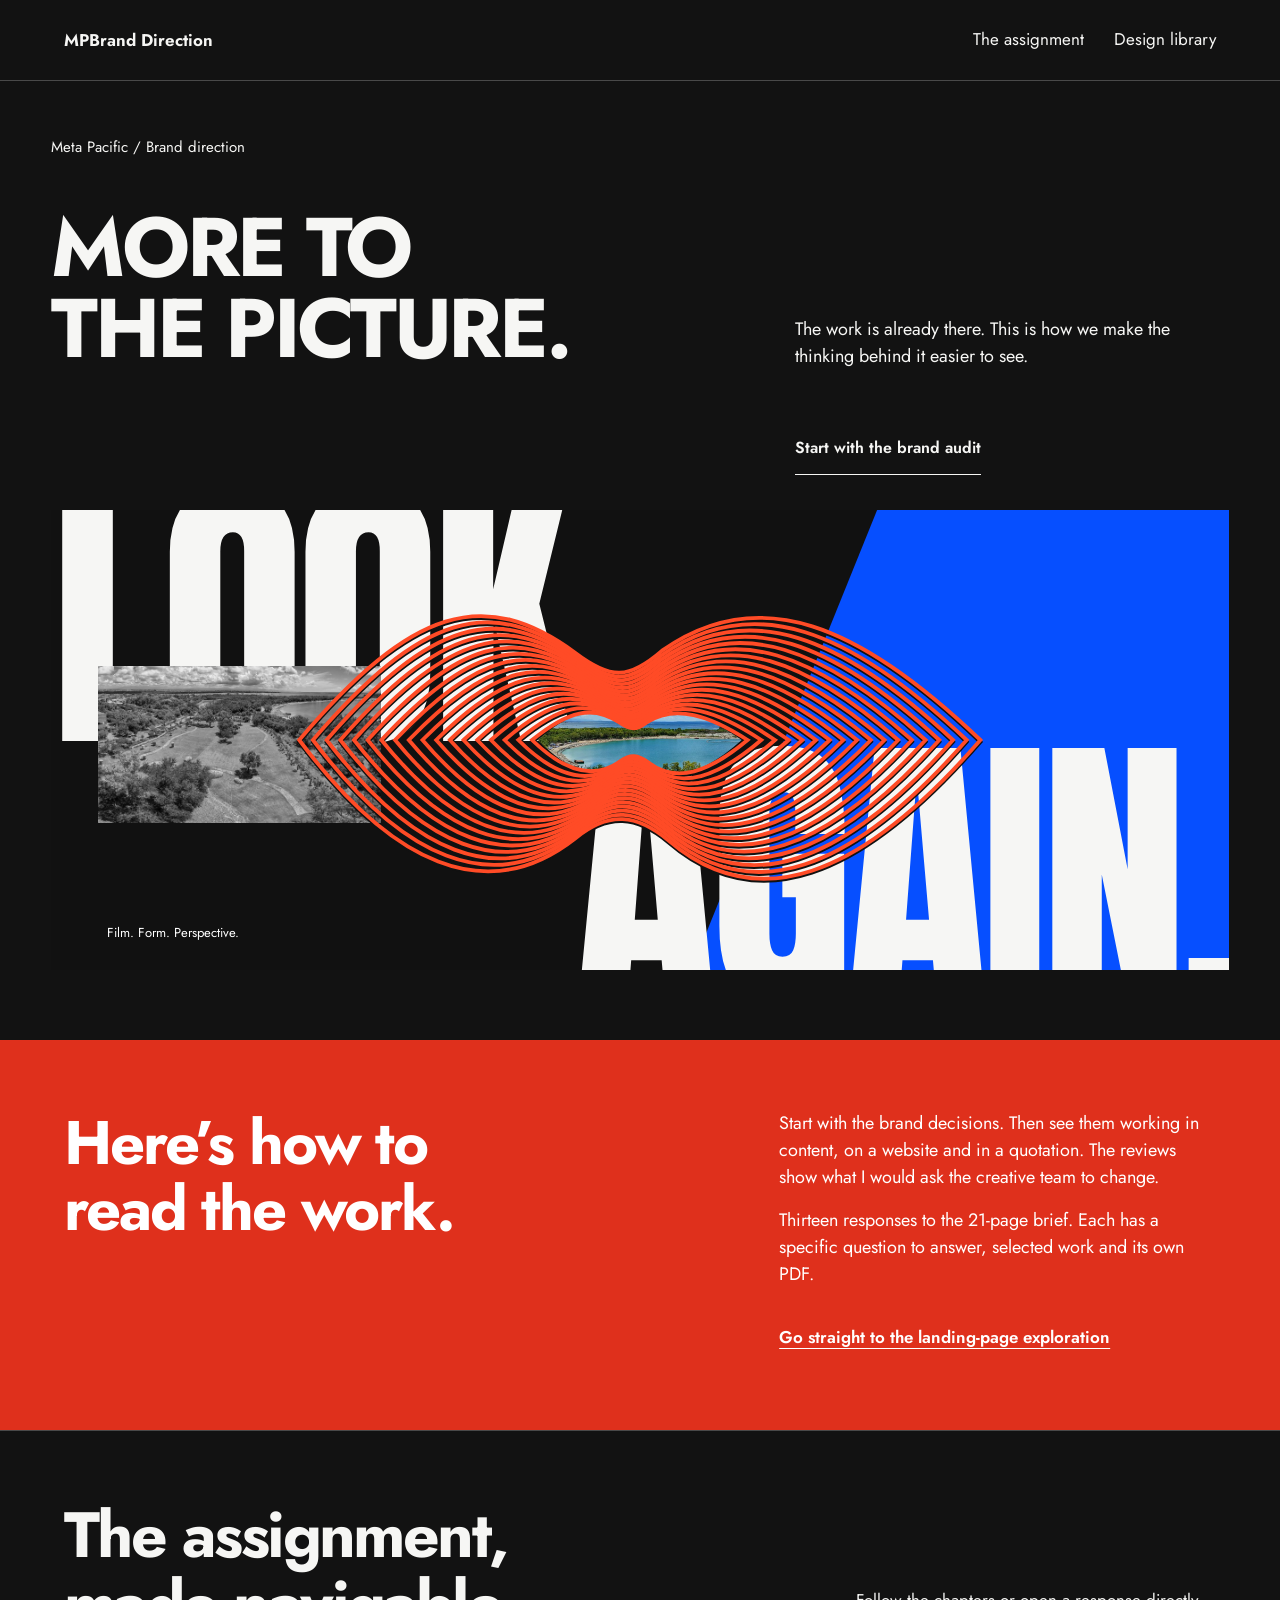
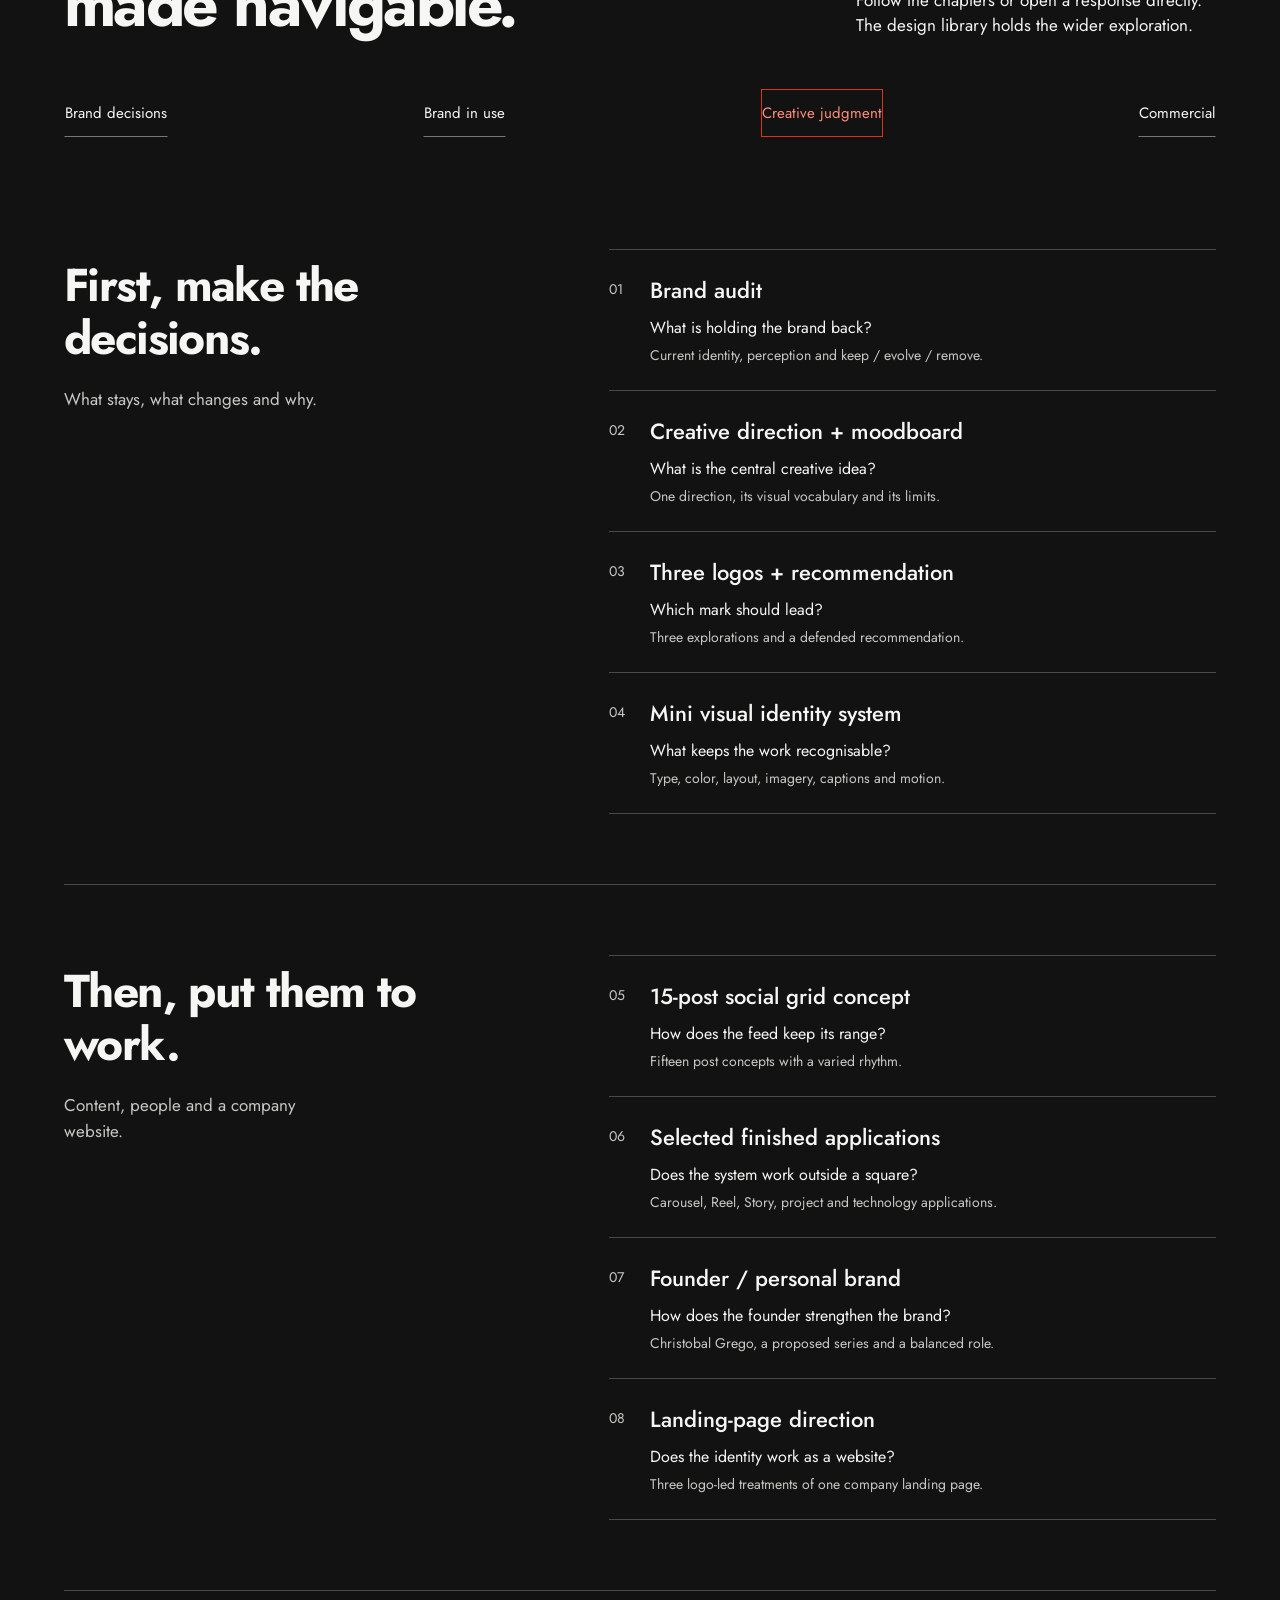
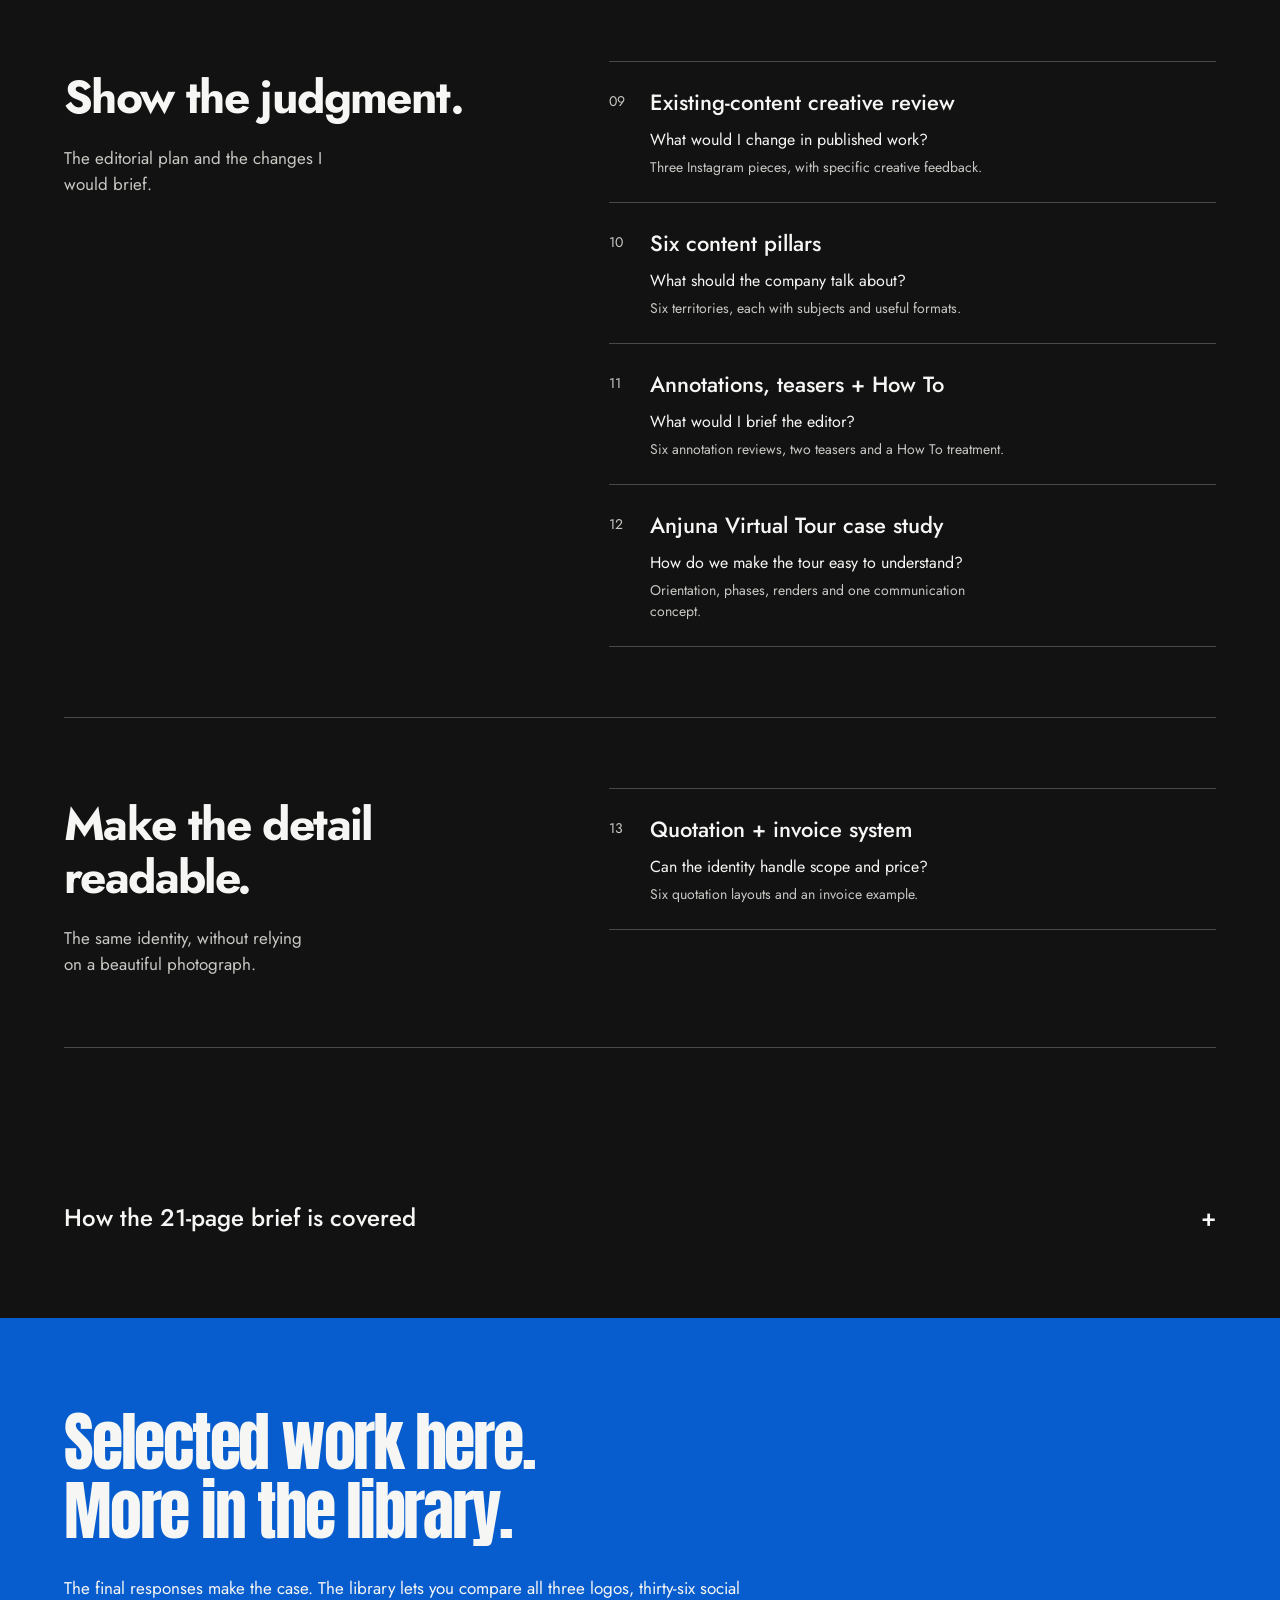
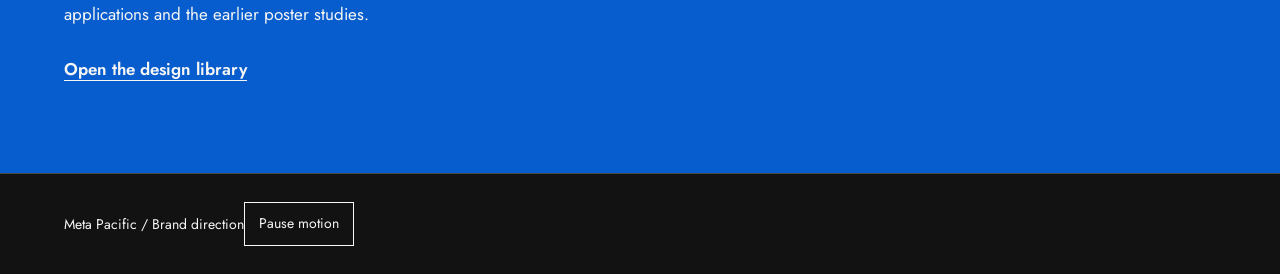
<file: index.html>
<!doctype html><html lang="en"><head><meta charset="utf-8"><meta name="viewport" content="width=device-width,initial-scale=1"><meta name="robots" content="noindex"><title>MPBrand Direction - Jerio</title><link rel="icon" href="assets/favicon.png"><link rel="stylesheet" href="presentation.css?v=20260914-3"><script src="presentation.js?v=20260915-submission" defer></script><link rel="stylesheet" href="graphic-system.css?v=20260915-submission"><script src="graphic-motion.js?v=20260915-submission" defer></script><link rel="stylesheet" href="submission.css?v=20260915"><script src="submission.js?v=20260915" defer></script><link rel="stylesheet" href="kinetic-art.css?v=20260915-motion"><script src="kinetic-art.js?v=20260915-motion" defer></script></head><body class="assignment-hub submission"><a class="skip" href="#main">Skip to assignment</a><header class="review-nav"><a href="./" class="site-name">MPBrand Direction </a><nav><a href="#tasks">The assignment</a><a href="library.html">Design library</a></nav></header>
<main id="main"><section class="assignment-hero"><div class="hero-message"><p class="eyebrow">Meta Pacific / Brand direction</p><h1>MORE TO<br><span>THE PICTURE.</span></h1><p>The work is already there. This is how we make the thinking behind it easier to see.</p><a class="primary" href="phase.html?task=audit">Start with the brand audit </a></div><div class="hero-art graphic-scene" aria-hidden="true"><div class="optical-disc"></div><img src="assets/photos/aerial-bay-lagoon.jpg" alt=""><div class="cutout-eye"><i></i></div><span class="hero-star"></span></div></section><section class="review-intro"><h2>Here’s how to<br>read the work.</h2><div><p>Start with the brand decisions. Then see them working in content, on a website and in a quotation. The reviews show what I would ask the creative team to change.</p><p>Thirteen responses to the 21-page brief. Each has a specific question to answer, selected work and its own PDF.</p><a href="homepage.html">Go straight to the landing-page exploration </a></div></section>
<section class="task-directory" id="tasks"><div class="directory-heading"><h2>The assignment,<br>made navigable.</h2><p>Follow the chapters or open a response directly. The design library holds the wider exploration.</p></div><nav class="chapter-nav" aria-label="Assignment chapters"><a href="#brand-decisions">Brand decisions</a><a href="#brand-in-use">Brand in use</a><a href="#creative-judgment">Creative judgment</a><a href="#commercial-work">Commercial</a></nav><div id="task-links" class="task-links"></div></section>
<section class="brief-map"><details><summary>How the 21-page brief is covered <span aria-hidden="true">+</span></summary><p>The brief contains context, references, evaluation criteria and required work. Those requirements are grouped into the responses above, not treated as 21 duplicate tasks.</p><div id="brief-coverage"></div><p class="source-note">The cover sets the three principles: Innovation, Premium and Cinematic. Pages 15–17 and 21 define delivery, evaluation, source material and depth. The work prioritizes the core identity, selected applications, Anjuna and commercial clarity; sampled-frame reviews remain clearly labelled.</p></details></section><section class="closing-note"><h2>Selected work here.<br>More in the library.</h2><p>The final responses make the case. The library lets you compare all three logos, thirty-six social applications and the earlier poster studies.</p><a href="library.html">Open the design library </a></section></main><footer>Meta Pacific / Brand direction</footer></body></html>
</file>
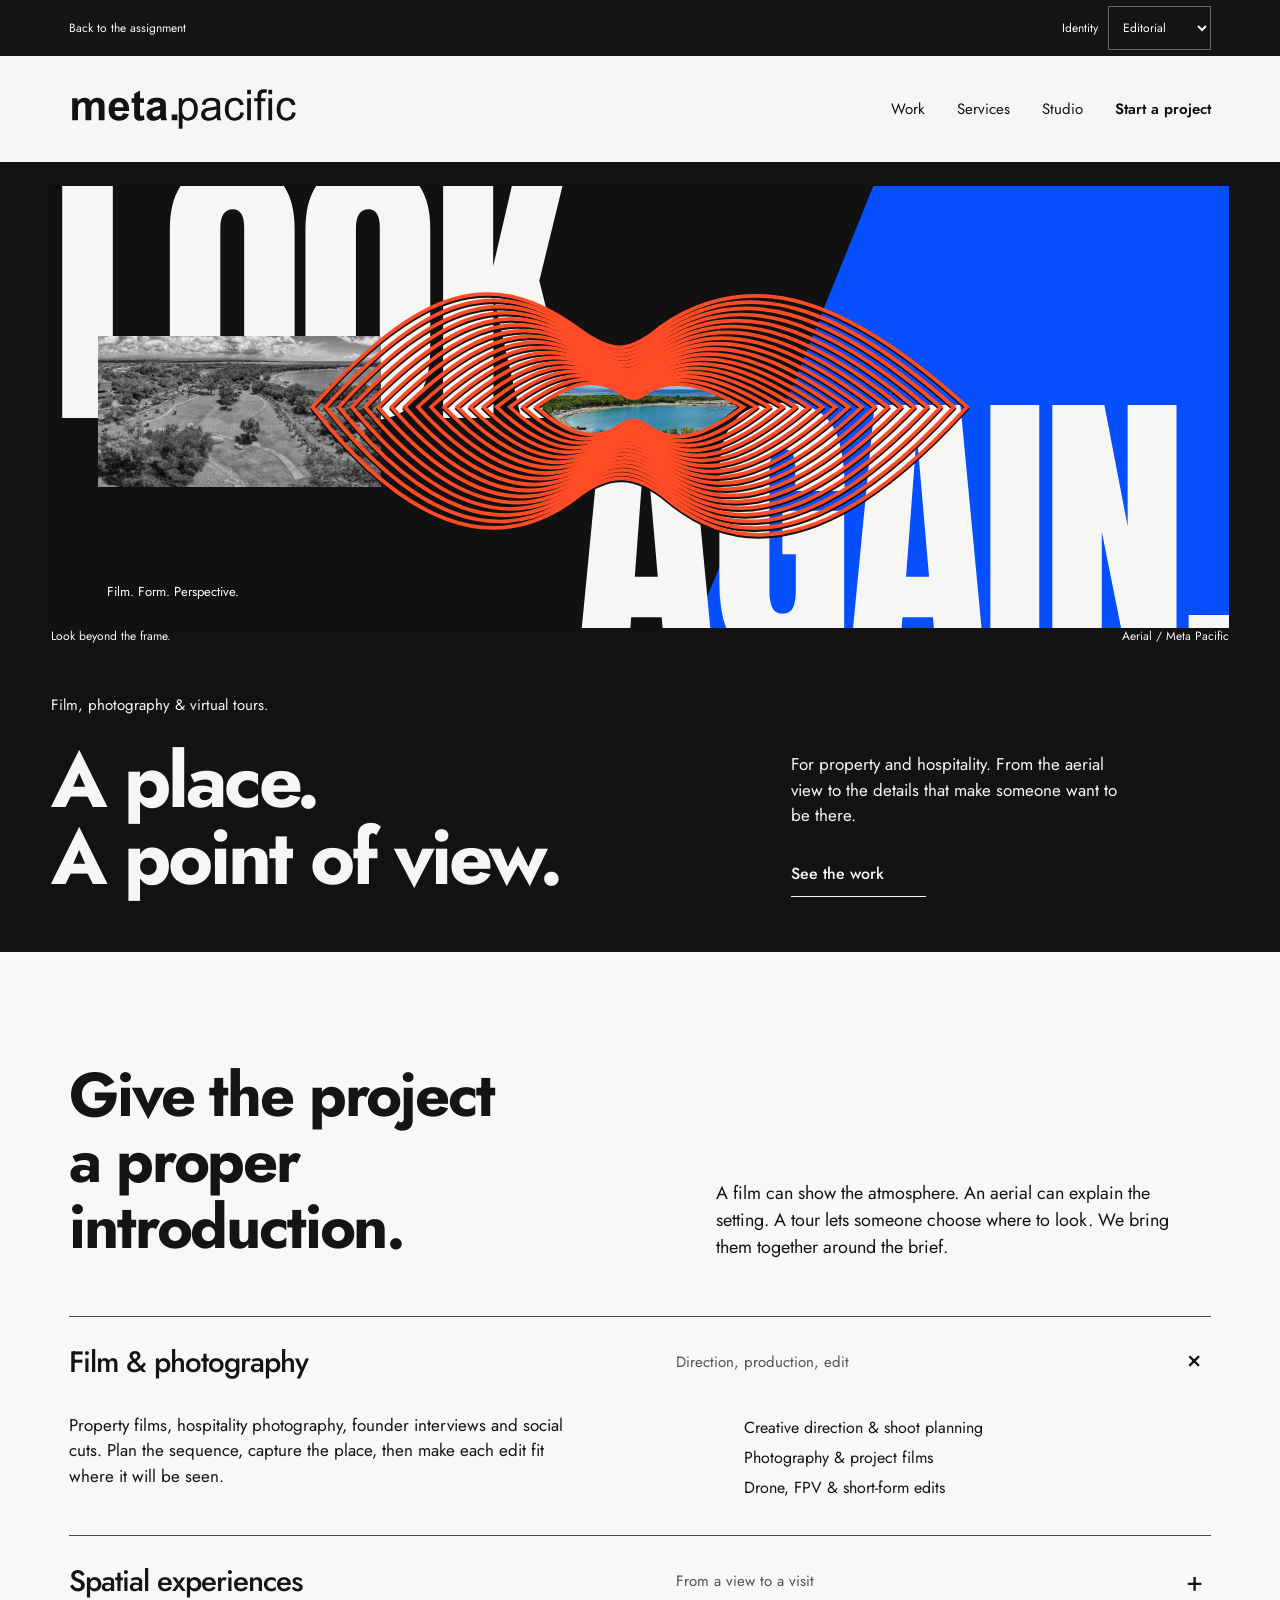
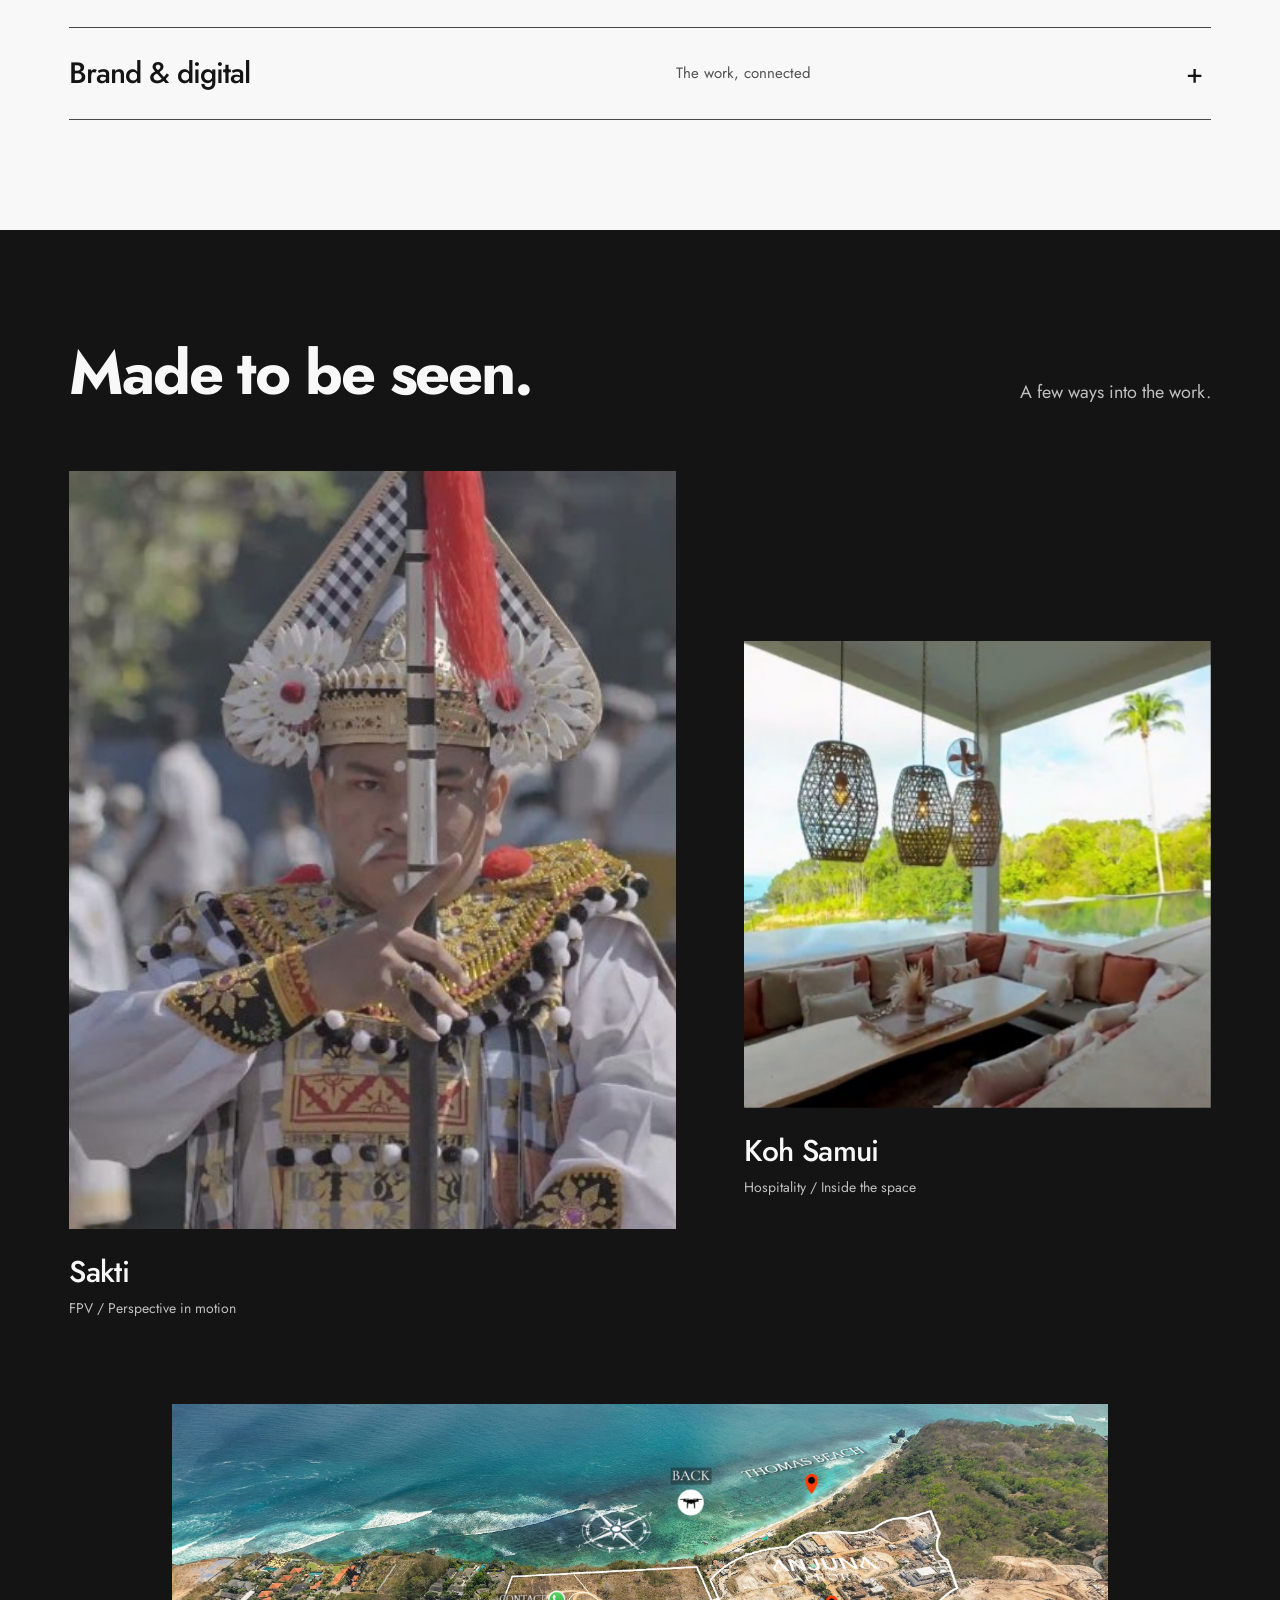
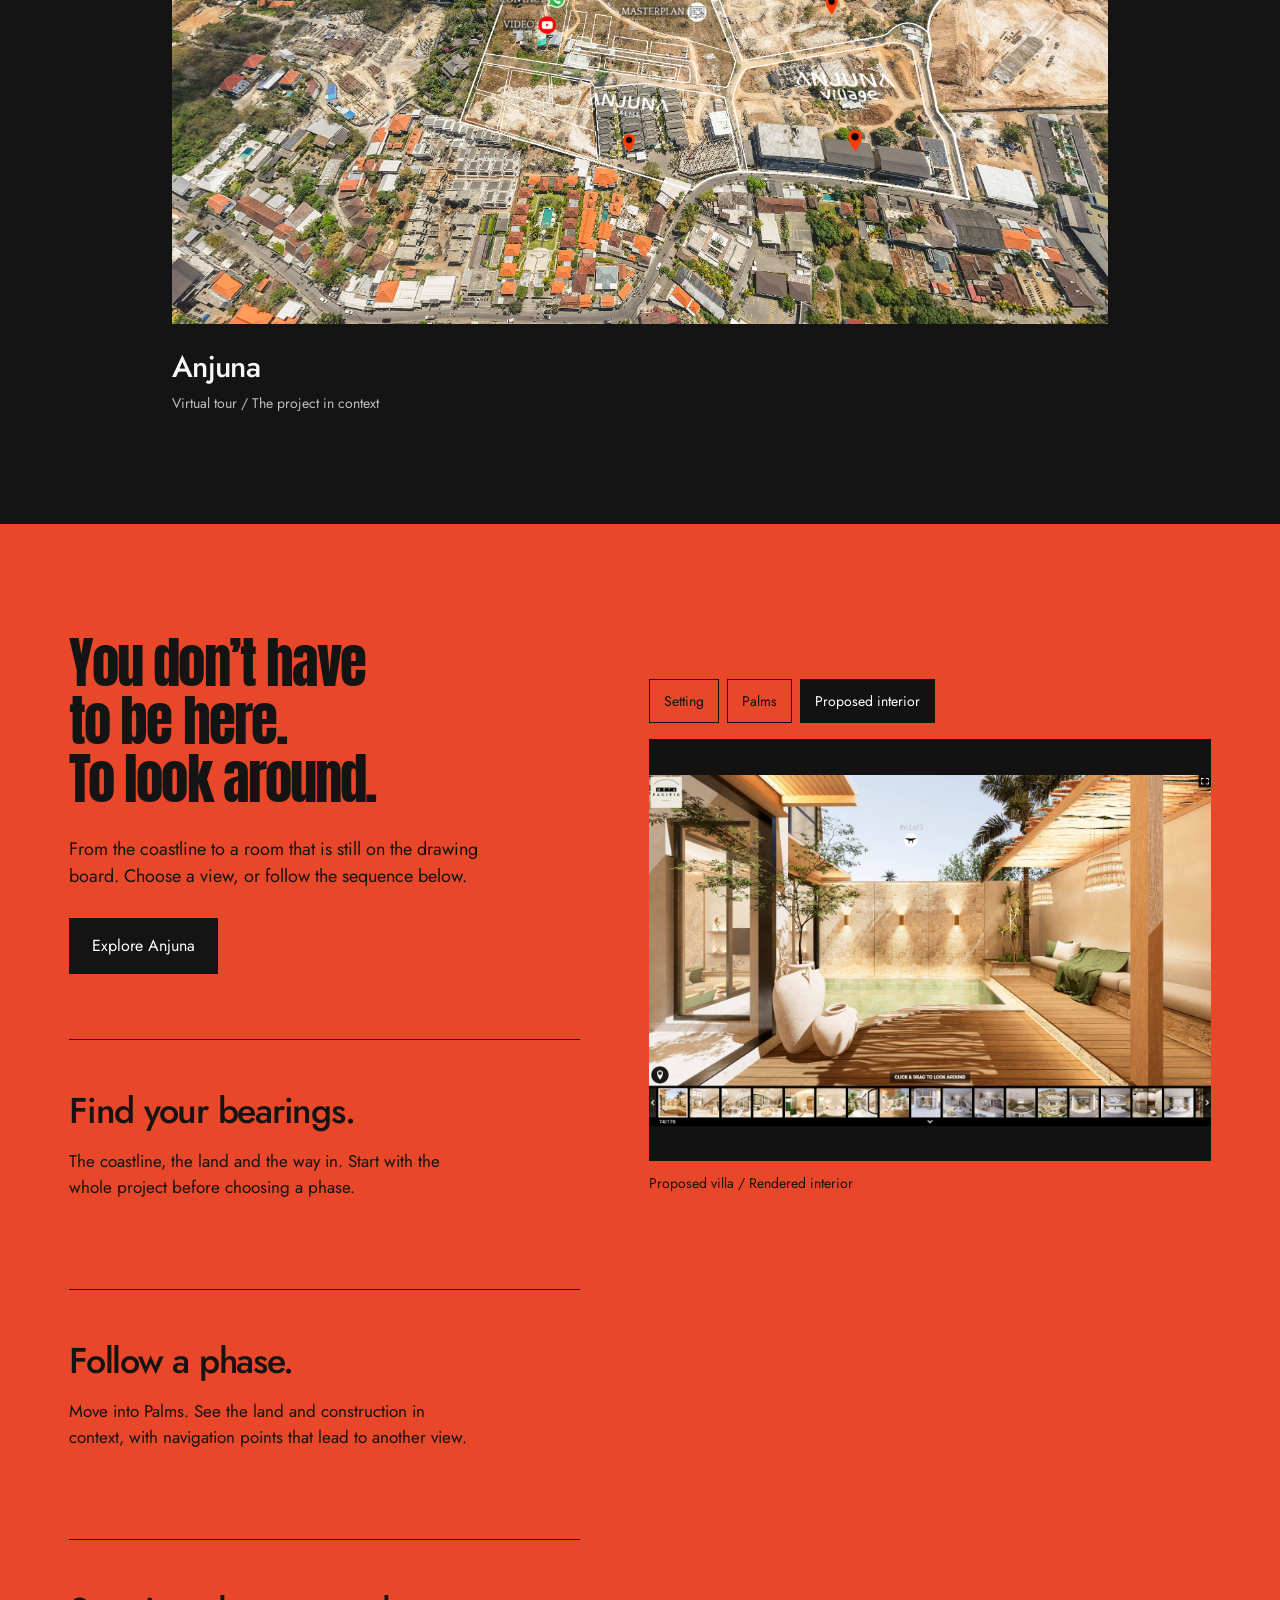
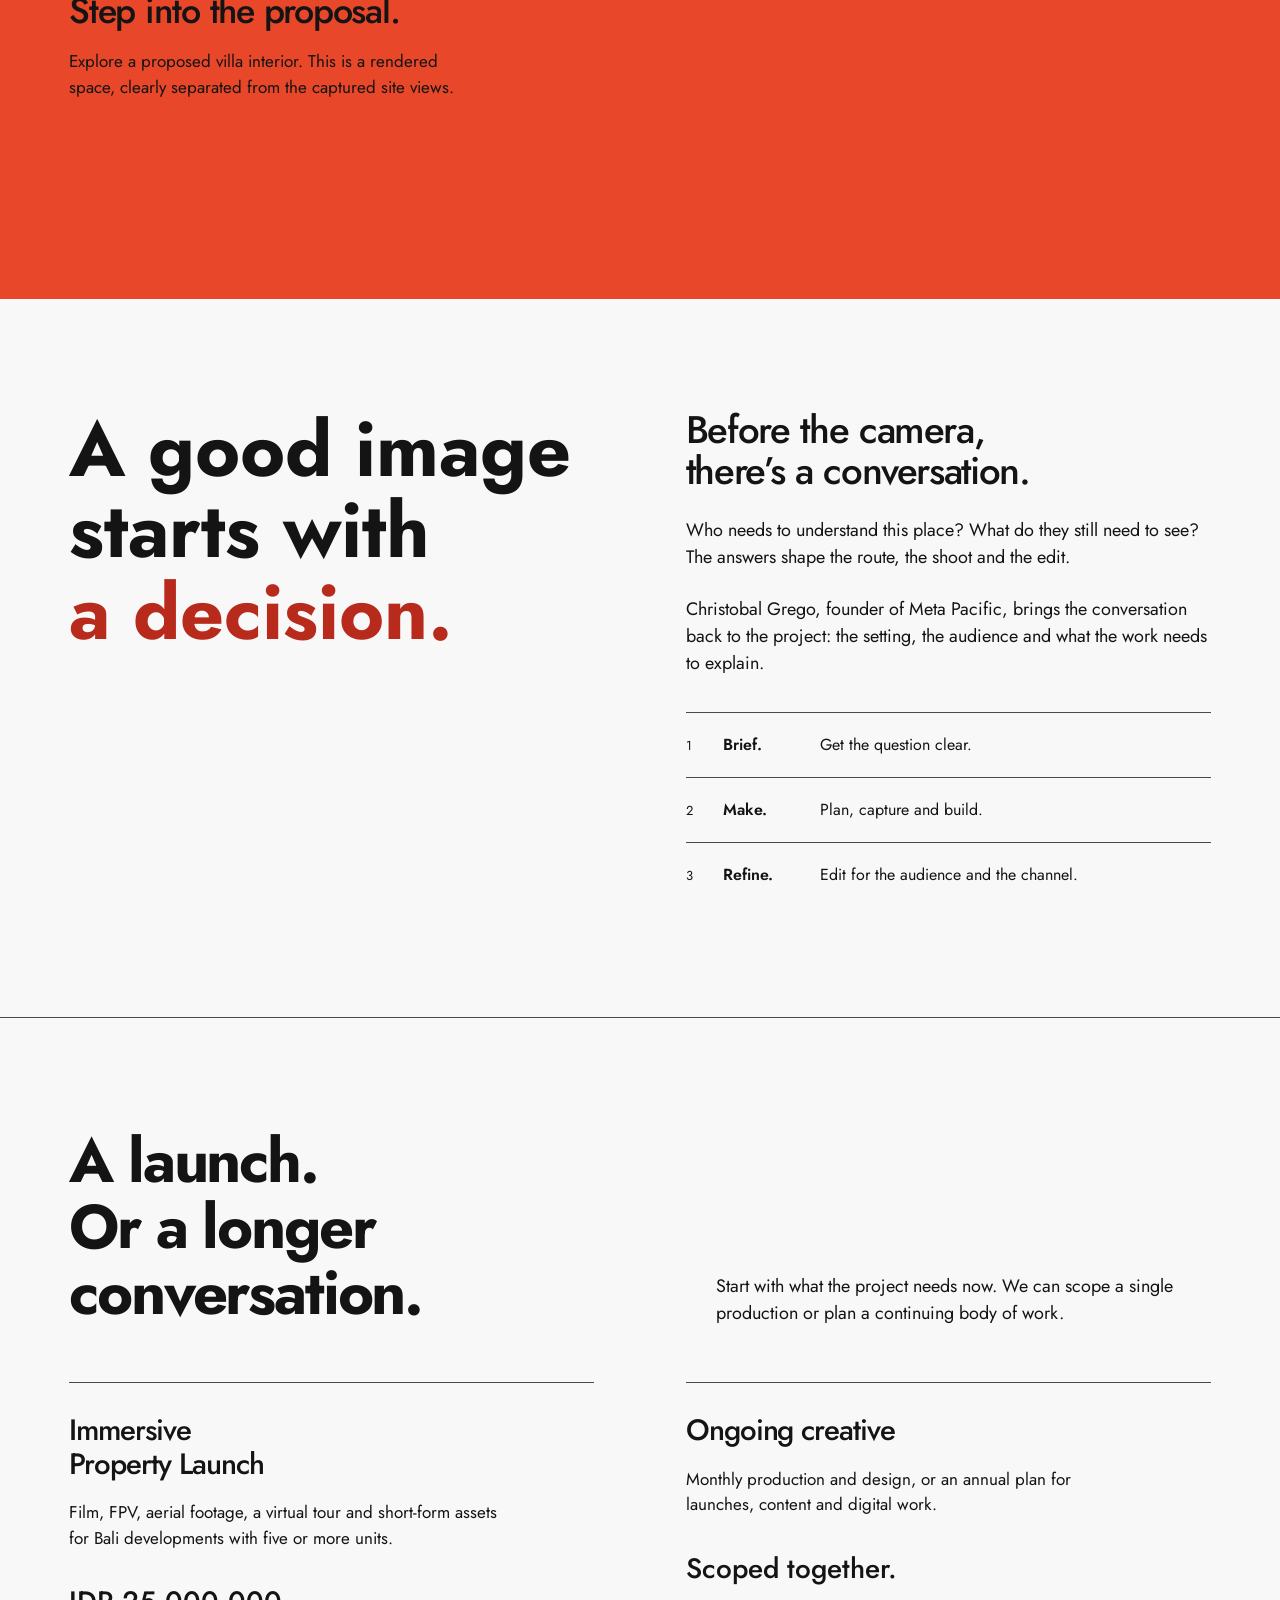
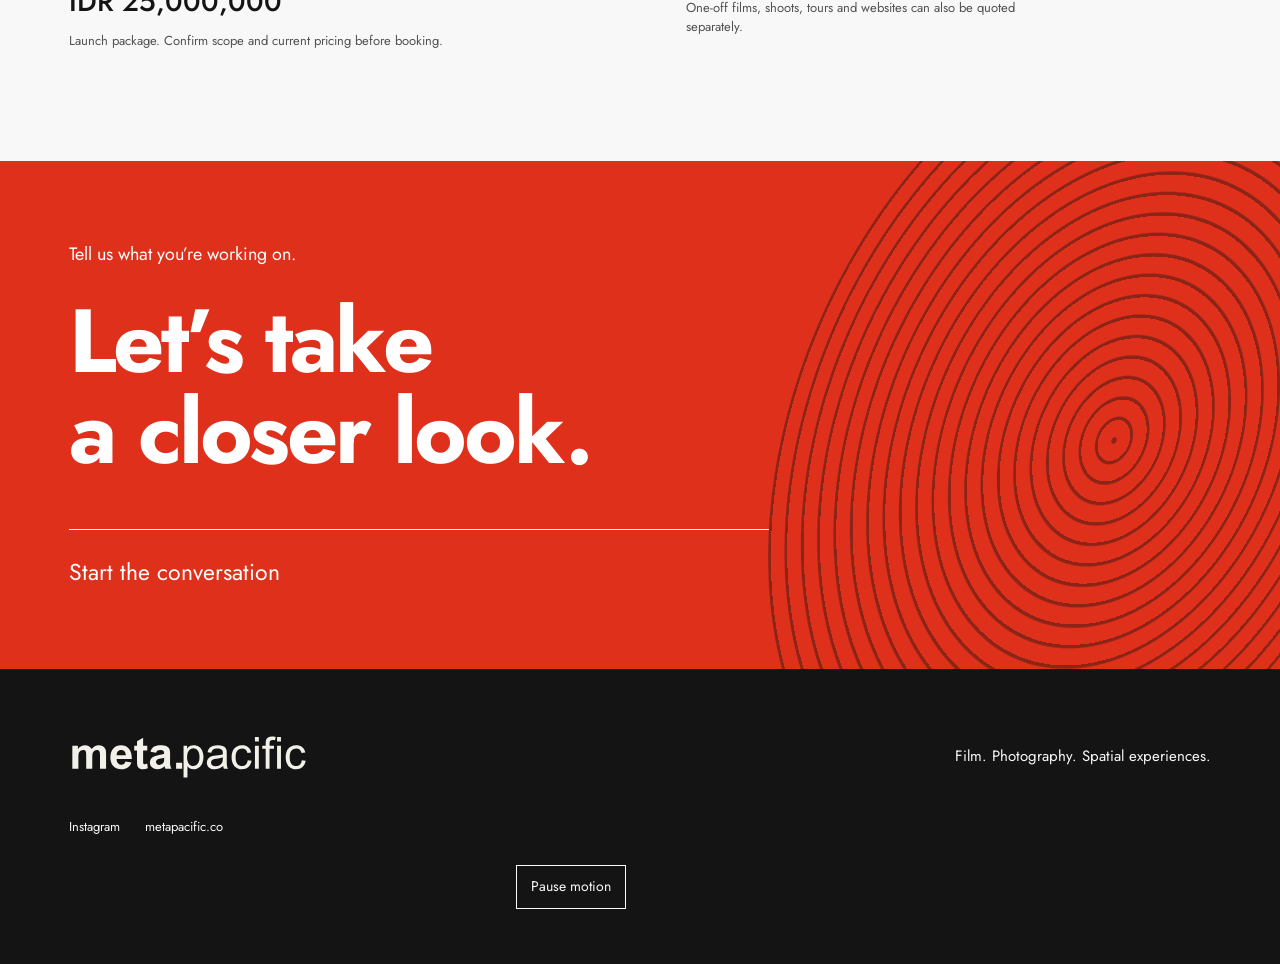
<file: homepage.html>
<!doctype html>
<html lang="en">
<head>
<meta charset="utf-8"><meta name="viewport" content="width=device-width,initial-scale=1">
<meta name="robots" content="noindex"><title>Meta Pacific — Film, photography &amp; virtual tours</title>
<link rel="icon" href="assets/favicon.png"><link rel="preload" href="fonts/body.ttf" as="font" type="font/ttf" crossorigin>
<link rel="stylesheet" href="landing.css?v=20260915-submission"><script src="landing.js?v=20260915-submission" defer></script>
<link rel="stylesheet" href="graphic-system.css?v=20260915-submission"><script src="graphic-motion.js?v=20260915-submission" defer></script><link rel="stylesheet" href="submission.css?v=20260915"><script src="submission.js?v=20260915" defer></script><link rel="stylesheet" href="kinetic-art.css?v=20260915-motion"><script src="kinetic-art.js?v=20260915-motion" defer></script></head>
<body class="submission" data-identity="editorial">
<a class="skip" href="#main">Skip to content</a>
<div class="preview-bar"><a href="phase.html?task=landing"> Back to the assignment</a><label for="identity-select">Identity <select id="identity-select"><option value="editorial">Editorial</option><option value="signal">Signal</option><option value="studio">Studio</option></select></label></div>
<header class="site-header" id="top">
<a class="brand-link" href="#top" aria-label="Meta Pacific home"><img data-brand src="logos/editorial-ink.svg" alt="Meta Pacific" width="230" height="58"></a>
<nav aria-label="Main navigation"><a href="#work">Work</a><a href="#services">Services</a><a href="#studio">Studio</a><a class="nav-contact" href="#contact">Start a project </a></nav>
</header>
<main id="main">
<section class="landing-hero">
<div class="hero-heading"><p class="hero-category">Film, photography &amp; virtual tours.</p><h1 id="landing-headline">A place.<br><span>A point of view.</span></h1><div class="hero-bottom"><p>For property and hospitality. From the aerial view to the details that make someone want to be there.</p><a class="text-link" href="#work">See the work <span aria-hidden="true"></span></a></div></div>
<figure class="hero-film graphic-scene"><div class="graphic-orbit" aria-hidden="true"></div><div class="graphic-eye" aria-hidden="true"><i></i></div><div class="graphic-cut" aria-hidden="true"></div><div class="hero-window"><img class="motion-shot" src="assets/photos/aerial-bay-lagoon.jpg" alt="A broad coastal bay, seen from above" fetchpriority="high" width="1920" height="1080"></div><figcaption><span>Look beyond the frame.</span><span>Aerial / Meta Pacific</span></figcaption></figure>
</section>
<section class="capabilities section-space" id="services"><div class="section-intro"><h2>Give the project<br>a proper introduction.</h2><p>A film can show the atmosphere. An aerial can explain the setting. A tour lets someone choose where to look. We bring them together around the brief.</p></div>
<div class="service-lines">
<details open><summary><h3>Film &amp; photography</h3><span>Direction, production, edit</span><b aria-hidden="true">+</b></summary><div class="service-detail"><p>Property films, hospitality photography, founder interviews and social cuts. Plan the sequence, capture the place, then make each edit fit where it will be seen.</p><ul><li>Creative direction &amp; shoot planning</li><li>Photography &amp; project films</li><li>Drone, FPV &amp; short-form edits</li></ul></div></details>
<details><summary><h3>Spatial experiences</h3><span>From a view to a visit</span><b aria-hidden="true">+</b></summary><div class="service-detail"><p>360° land mapping, virtual tours and pre-construction visualisations. Connect the overview to the details, with a clear distinction between what exists and what is proposed.</p><ul><li>Land &amp; property capture</li><li>Interactive tours &amp; hotspots</li><li>Approved render integration</li></ul></div></details>
<details><summary><h3>Brand &amp; digital</h3><span>The work, connected</span><b aria-hidden="true">+</b></summary><div class="service-detail"><p>Identity, launch pages, content planning and enquiry systems. Give the film and tour a place to live, and give an interested viewer a useful next step.</p><ul><li>Brand &amp; content direction</li><li>Websites &amp; campaign pages</li><li>CRM, tracking &amp; workflow tools</li></ul></div></details>
</div></section>
<section class="selected-work section-space" id="work"><div class="work-heading"><h2 class="kinetic-title">Made to be seen.</h2><p>A few ways into the work.</p></div>
<div class="work-layout">
<button class="project project-large" data-project="sakti"><span class="project-image"><img class="motion-shot" src="assets/work/sakti-fpv.jpg" alt="Sakti FPV project" loading="lazy"></span><span class="project-caption"><strong>Sakti</strong><span>FPV / Perspective in motion</span><b aria-hidden="true"></b></span></button>
<button class="project project-offset" data-project="samui"><span class="project-image"><img class="motion-shot" src="assets/work/kohsamui-fpv.jpg" alt="Open-plan villa living space in Koh Samui" loading="lazy"></span><span class="project-caption"><strong>Koh Samui</strong><span>Hospitality / Inside the space</span><b aria-hidden="true"></b></span></button>
<button class="project project-wide" data-project="anjuna"><span class="project-image"><img class="motion-shot" src="artwork/anjuna-master-live.png" alt="Anjuna project and its coastal setting" loading="lazy"></span><span class="project-caption"><strong>Anjuna</strong><span>Virtual tour / The project in context</span><b aria-hidden="true"></b></span></button>
</div></section>
<section class="tour-section graphic-section" id="experience"><div class="tour-copy"><h2 class="kinetic-title">You don’t have<br>to be here.<br><span>To look around.</span></h2><p>From the coastline to a room that is still on the drawing board. Choose a view, or follow the sequence below.</p><a class="solid-link" href="https://chris75.viewin360.co/share/collection/7Ktxh?logo=-1&amp;info=0&amp;fs=1&amp;vr=0&amp;gyro=0&amp;thumbs=-1&amp;inst=0&amp;keys=0" target="_blank" rel="noopener">Explore Anjuna </a>
<div class="tour-sequence">
<article class="tour-step" data-tour="0"><h3>Find your bearings.</h3><p>The coastline, the land and the way in. Start with the whole project before choosing a phase.</p><img src="artwork/anjuna-master-live.png" alt="Anjuna master view showing the coastal setting" loading="lazy"></article>
<article class="tour-step" data-tour="1"><h3>Follow a phase.</h3><p>Move into Palms. See the land and construction in context, with navigation points that lead to another view.</p><img src="artwork/anjuna-palms-live.png" alt="Palms phase and its navigation points" loading="lazy"></article>
<article class="tour-step" data-tour="2"><h3>Step into the proposal.</h3><p>Explore a proposed villa interior. This is a rendered space, clearly separated from the captured site views.</p><img src="artwork/anjuna-interior-live.png" alt="Proposed villa interior render, not a photograph of a completed space" loading="lazy"></article>
</div></div><figure class="tour-view"><div class="tour-view-controls" aria-label="Anjuna preview views"><button type="button" data-tour-view="0" aria-pressed="true">Setting</button><button type="button" data-tour-view="1" aria-pressed="false">Palms</button><button type="button" data-tour-view="2" aria-pressed="false">Proposed interior</button></div><img id="tour-preview" src="artwork/anjuna-master-live.png" alt="Anjuna master view showing the coastal setting" loading="lazy"><figcaption id="tour-caption">Captured site / Coastal overview</figcaption></figure></section>
<section class="studio-section section-space" id="studio"><div class="studio-word">A good image<br>starts with<br><em>a decision.</em></div><div class="studio-copy"><h2>Before the camera,<br>there’s a conversation.</h2><p>Who needs to understand this place? What do they still need to see? The answers shape the route, the shoot and the edit.</p><p>Christobal Grego, founder of Meta Pacific, brings the conversation back to the project: the setting, the audience and what the work needs to explain.</p><div class="process"><p><strong>Brief.</strong> Get the question clear.</p><p><strong>Make.</strong> Plan, capture and build.</p><p><strong>Refine.</strong> Edit for the audience and the channel.</p></div></div></section>
<section class="working-together section-space"><div class="section-intro"><h2>A launch.<br>Or a longer conversation.</h2><p>Start with what the project needs now. We can scope a single production or plan a continuing body of work.</p></div><div class="offer-lines"><article><h3>Immersive Property Launch</h3><p>Film, FPV, aerial footage, a virtual tour and short-form assets for Bali developments with five or more units.</p><strong class="price">IDR 25,000,000</strong><small>Launch package. Confirm scope and current pricing before booking.</small></article><article><h3>Ongoing creative</h3><p>Monthly production and design, or an annual plan for launches, content and digital work.</p><strong class="price">Scoped together.</strong><small>One-off films, shoots, tours and websites can also be quoted separately.</small></article></div></section>
<section class="contact-section graphic-section" id="contact"><p>Tell us what you’re working on.</p><h2 class="kinetic-title">Let’s take<br>a closer look.</h2><div class="contact-orbit" aria-hidden="true"></div><a href="https://metapacific.co/contact/" target="_blank" rel="noopener">Start the conversation <span aria-hidden="true"></span></a></section>
</main>
<footer class="site-footer"><a href="#top" aria-label="Meta Pacific, back to top"><img data-brand data-tone="paper" src="logos/editorial-paper.svg" alt="Meta Pacific" width="240" height="65"></a><p>Film. Photography. Spatial experiences.</p><div><a href="https://www.instagram.com/metapacific_/" target="_blank" rel="noopener">Instagram </a><a href="https://metapacific.co/" target="_blank" rel="noopener">metapacific.co </a></div></footer>
<dialog id="project-dialog" aria-labelledby="project-title"><button id="project-close" aria-label="Close project">Close ×</button><img id="project-image" alt=""><div class="project-description"><h2 id="project-title"></h2><p id="project-copy"></p><a id="project-tour" href="#experience">Explore the experience </a></div></dialog>
</body></html>
</file>
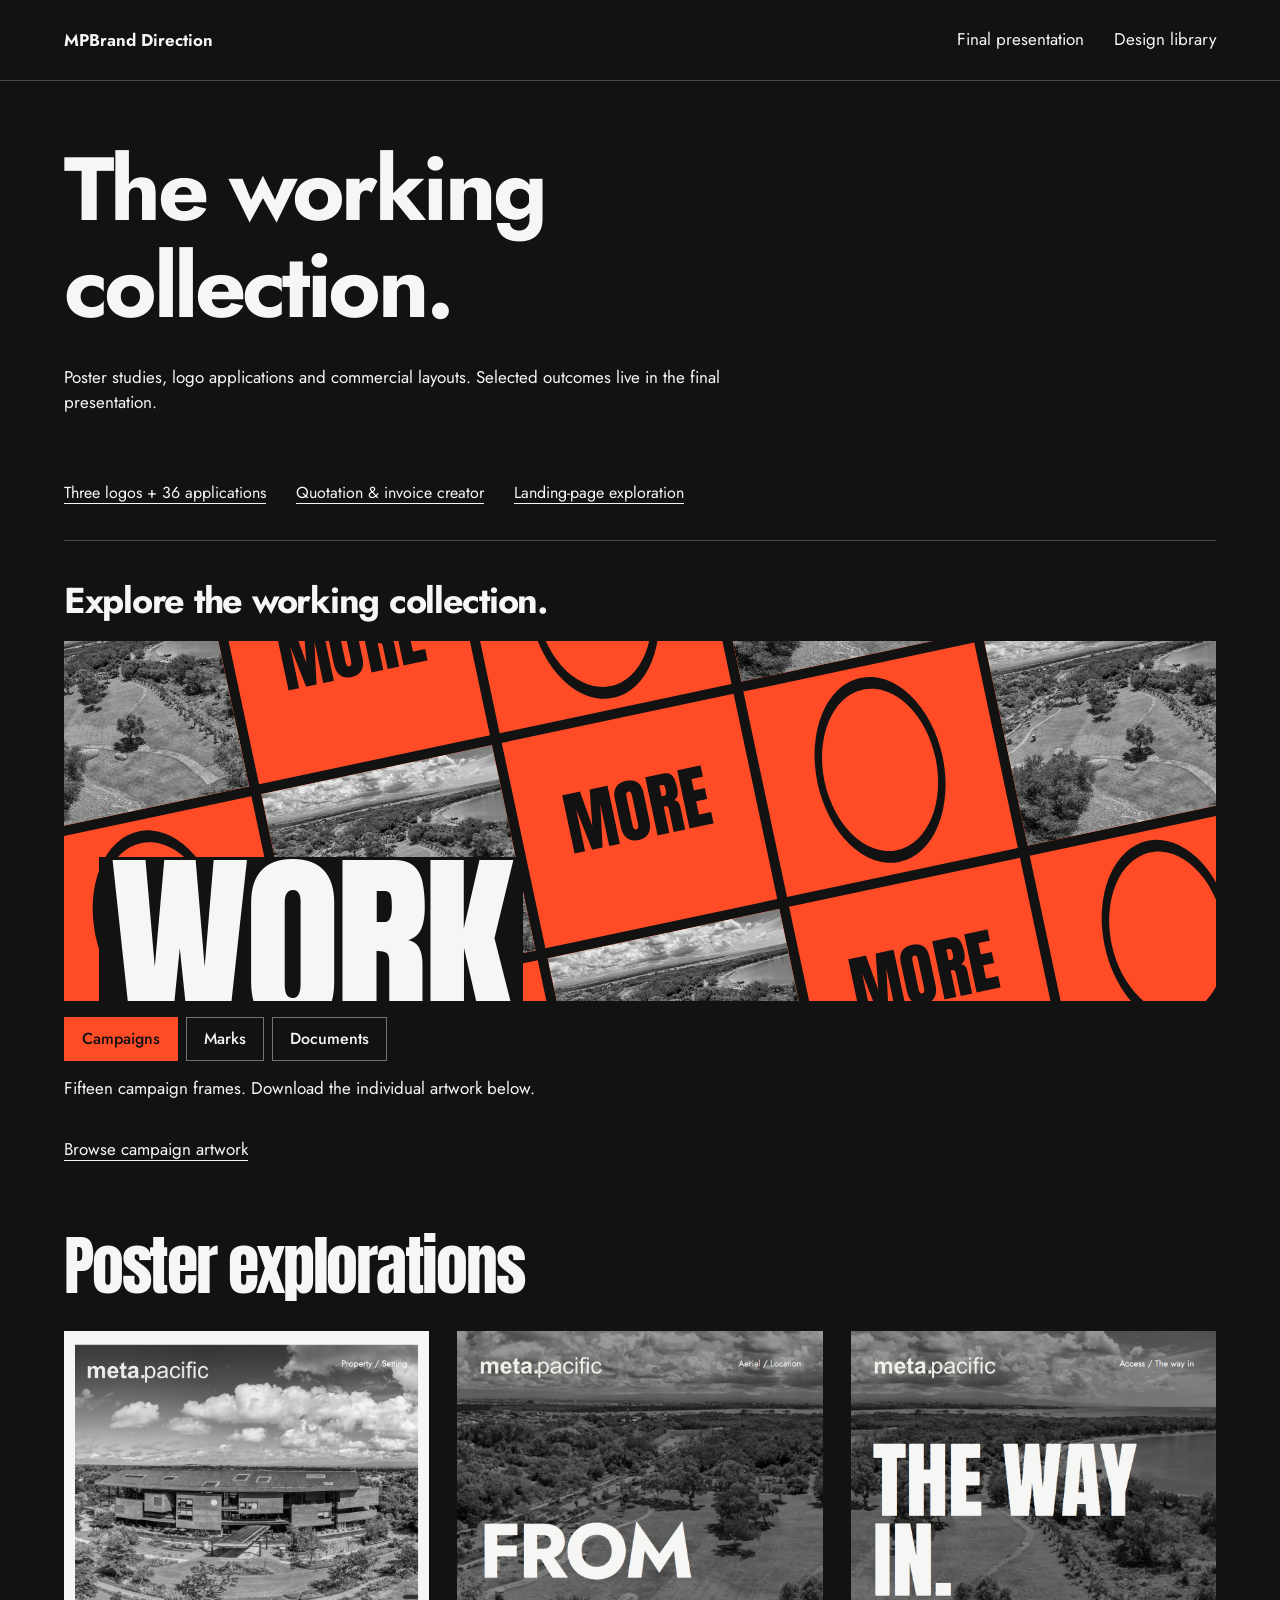
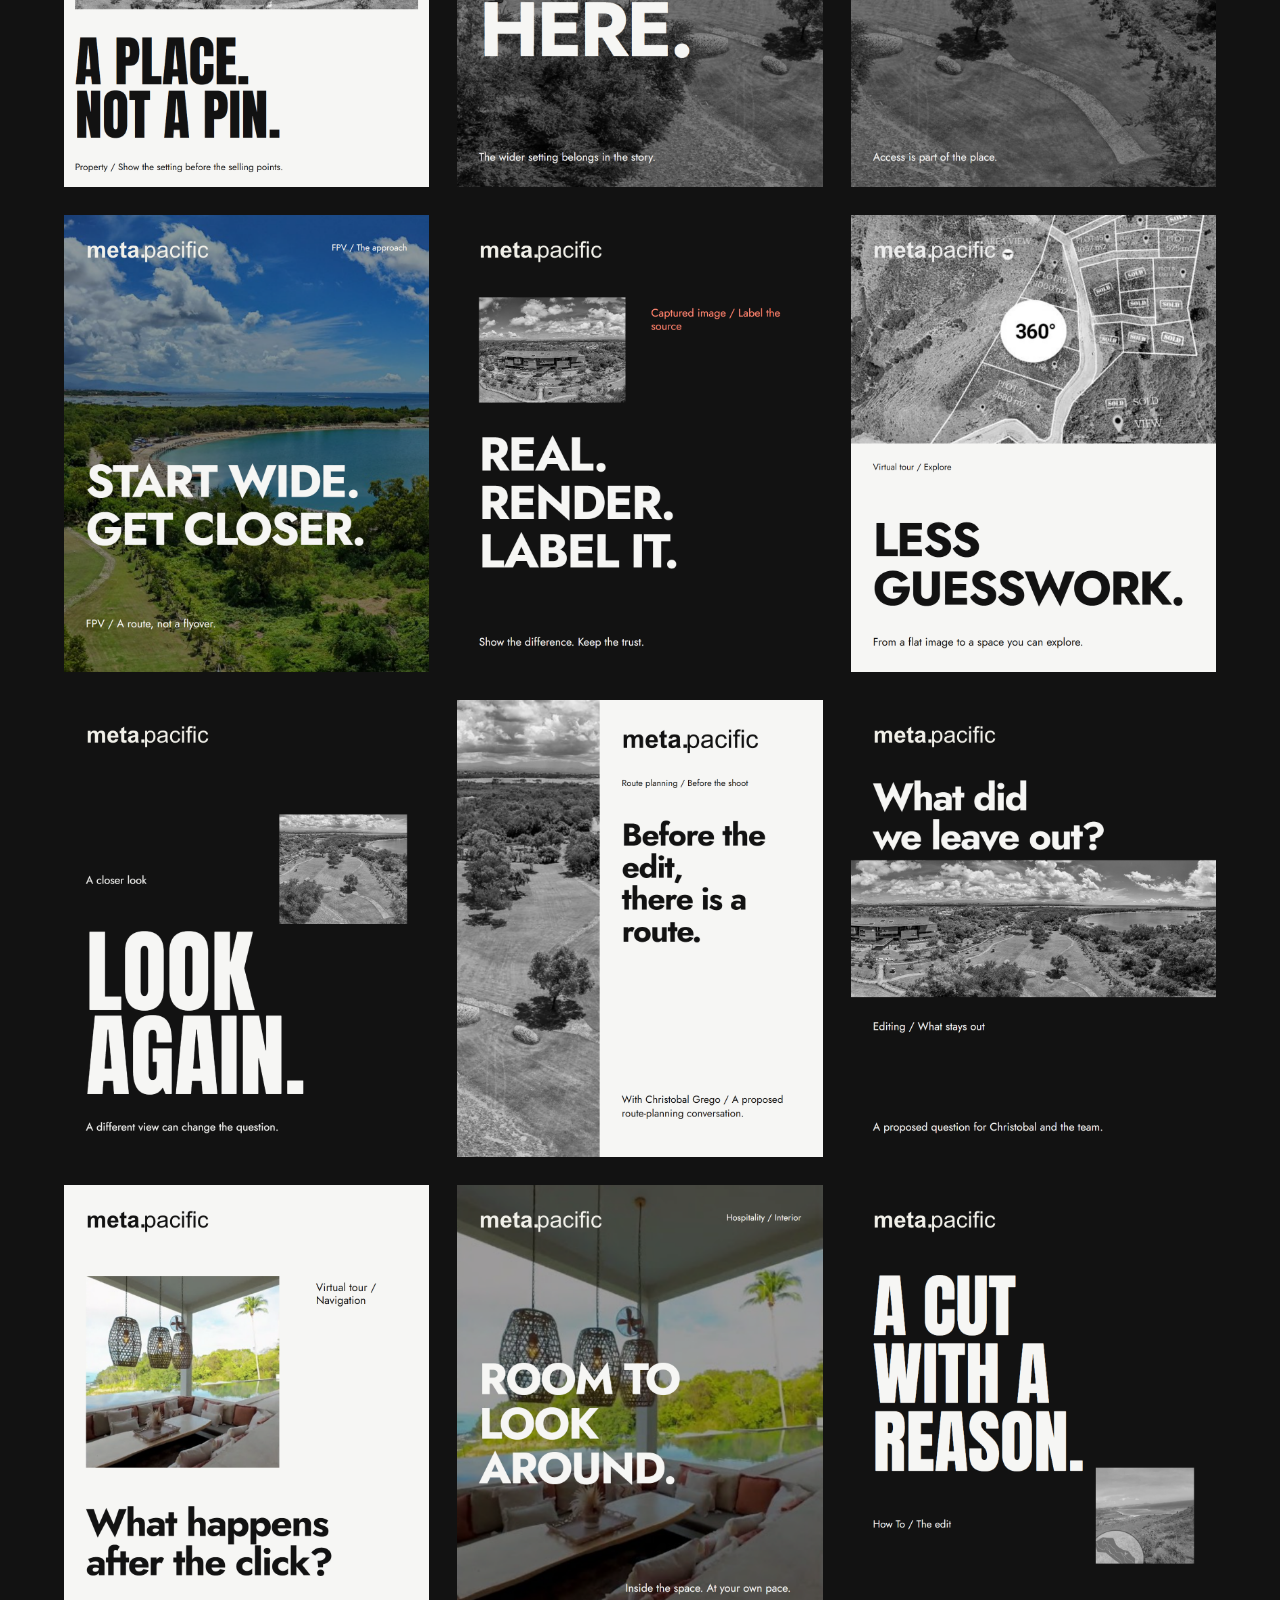
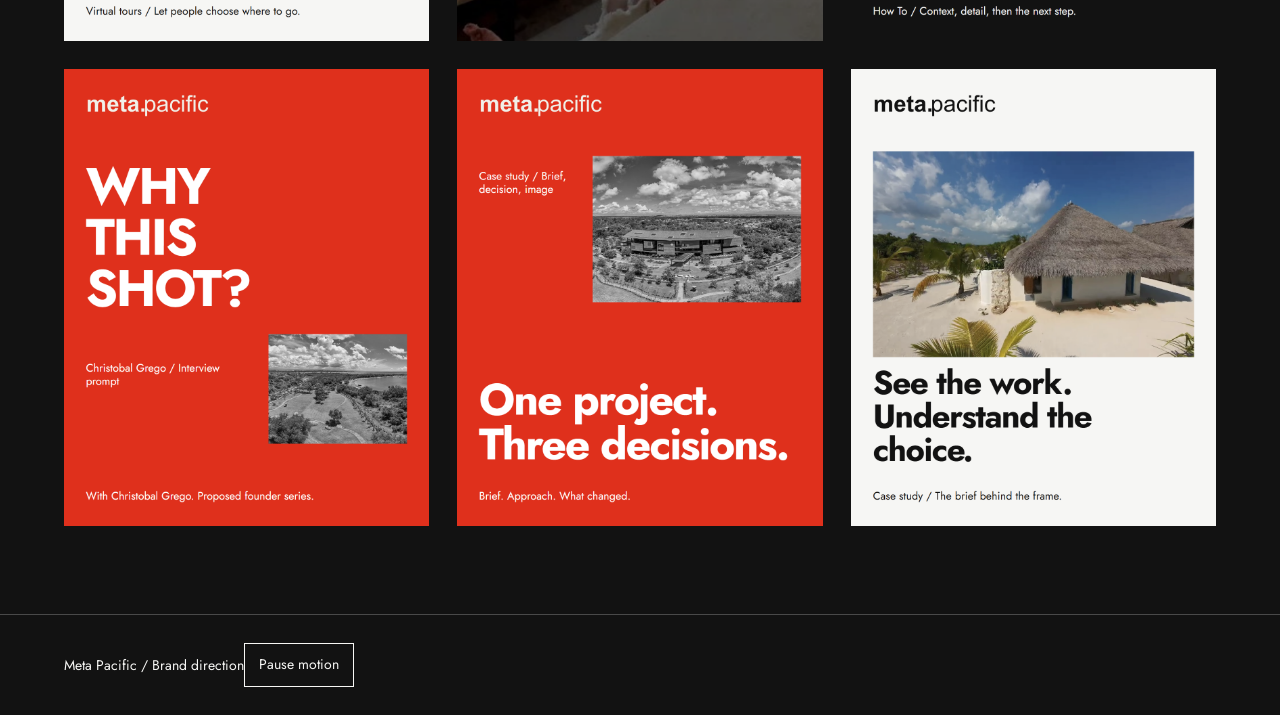
<file: library.html>
<!doctype html><html lang="en"><head><meta charset="utf-8"><meta name="viewport" content="width=device-width,initial-scale=1"><meta name="robots" content="noindex"><title>Design library - Jerio</title><link rel="icon" href="assets/favicon.png"><link rel="stylesheet" href="presentation.css?v=20260915-submission"><script src="presentation.js?v=20260915-submission" defer></script><link rel="stylesheet" href="graphic-system.css?v=20260915-submission"><script src="task-motion.js?v=20260915-all" defer></script><script src="graphic-motion.js?v=20260915-all" defer></script><link rel="stylesheet" href="submission.css?v=20260915"><script src="submission.js?v=20260915" defer></script><link rel="stylesheet" href="task-motion.css?v=20260915-all"></head><body class="submission"><header class="review-nav"><a class="site-name" href="./">MPBrand Direction </a><nav><a href="./#tasks">Final presentation</a><a href="library.html" aria-current="page">Design library</a></nav></header><main id="main" class="library-page"><h1>The working collection.</h1><p>Poster studies, logo applications and commercial layouts. Selected outcomes live in the final presentation.</p><div class="library-jumps"><a href="logo-routes.html">Three logos + 36 applications </a><a href="quotation.html">Quotation &amp; invoice creator </a><a href="homepage.html">Landing-page exploration </a></div><h2>Poster explorations</h2><div id="library-art" class="library-art"></div></main><footer>Meta Pacific / Brand direction</footer></body></html>
</file>
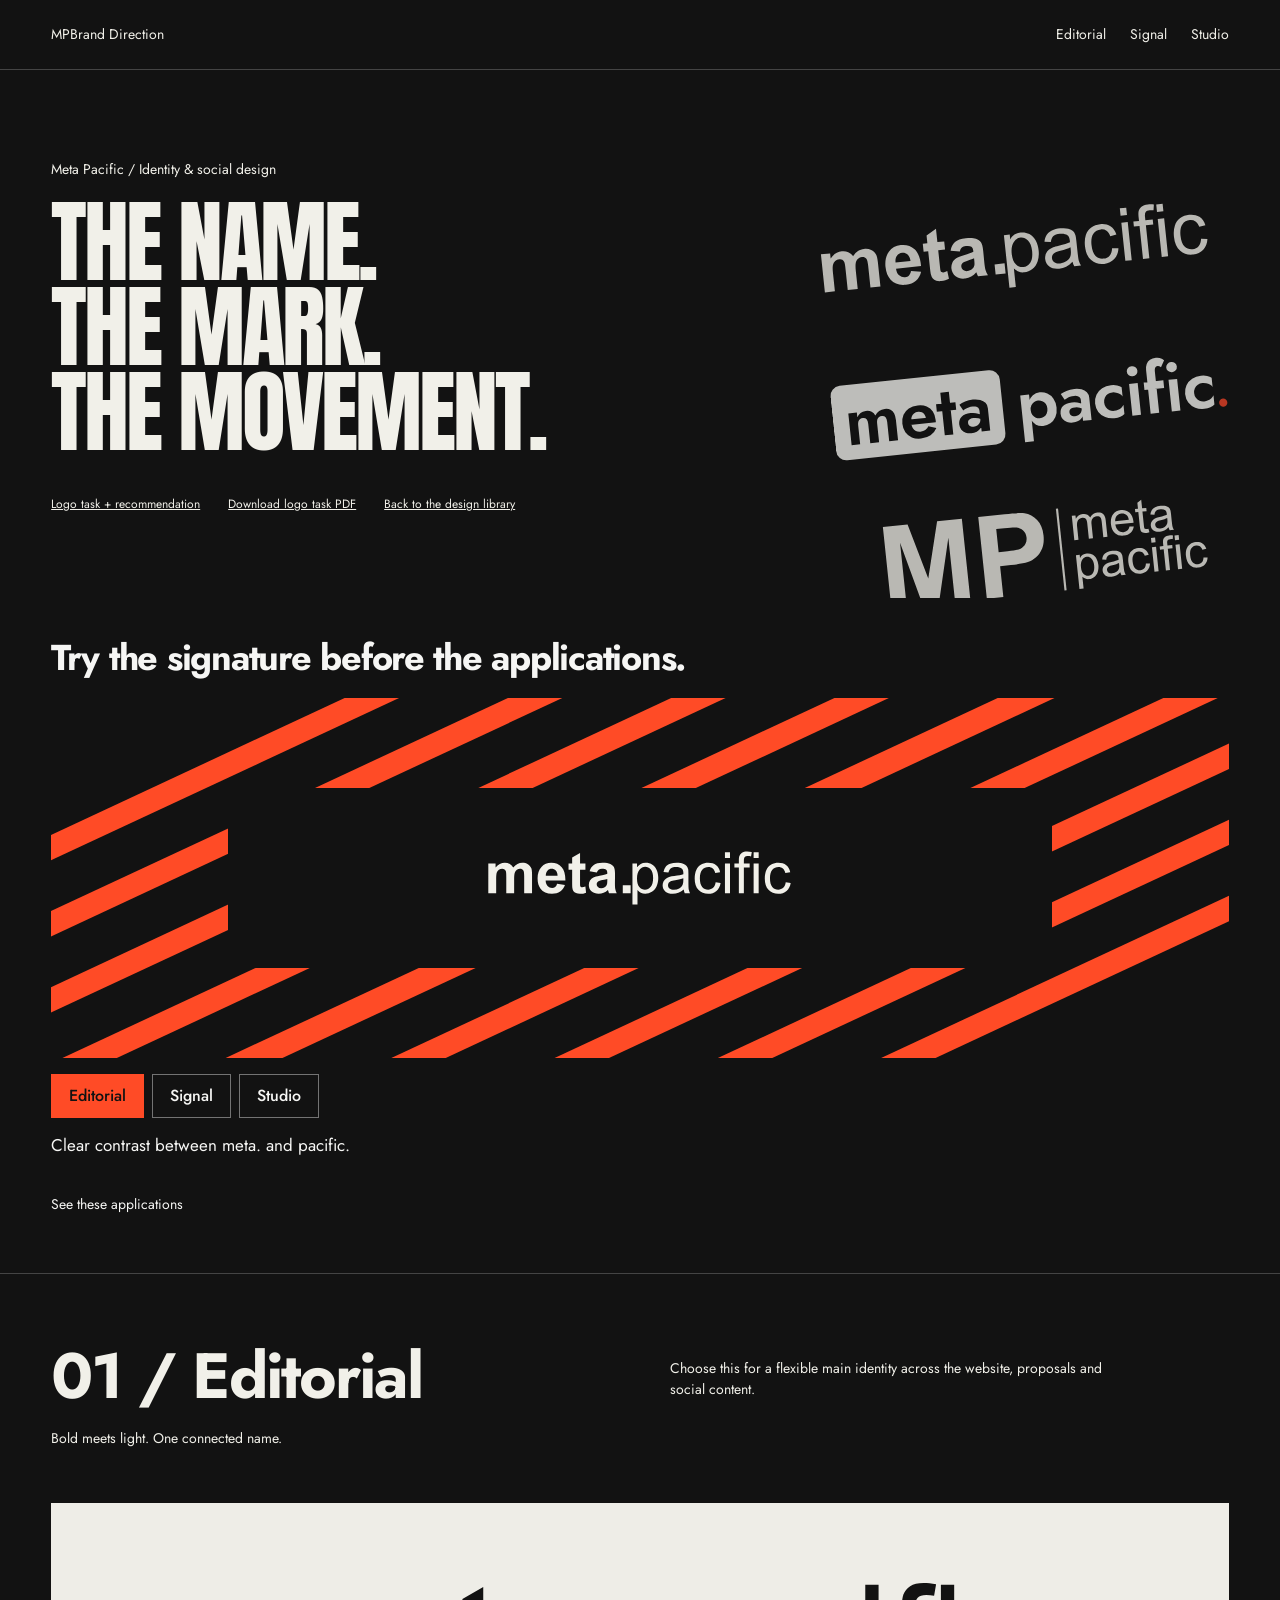
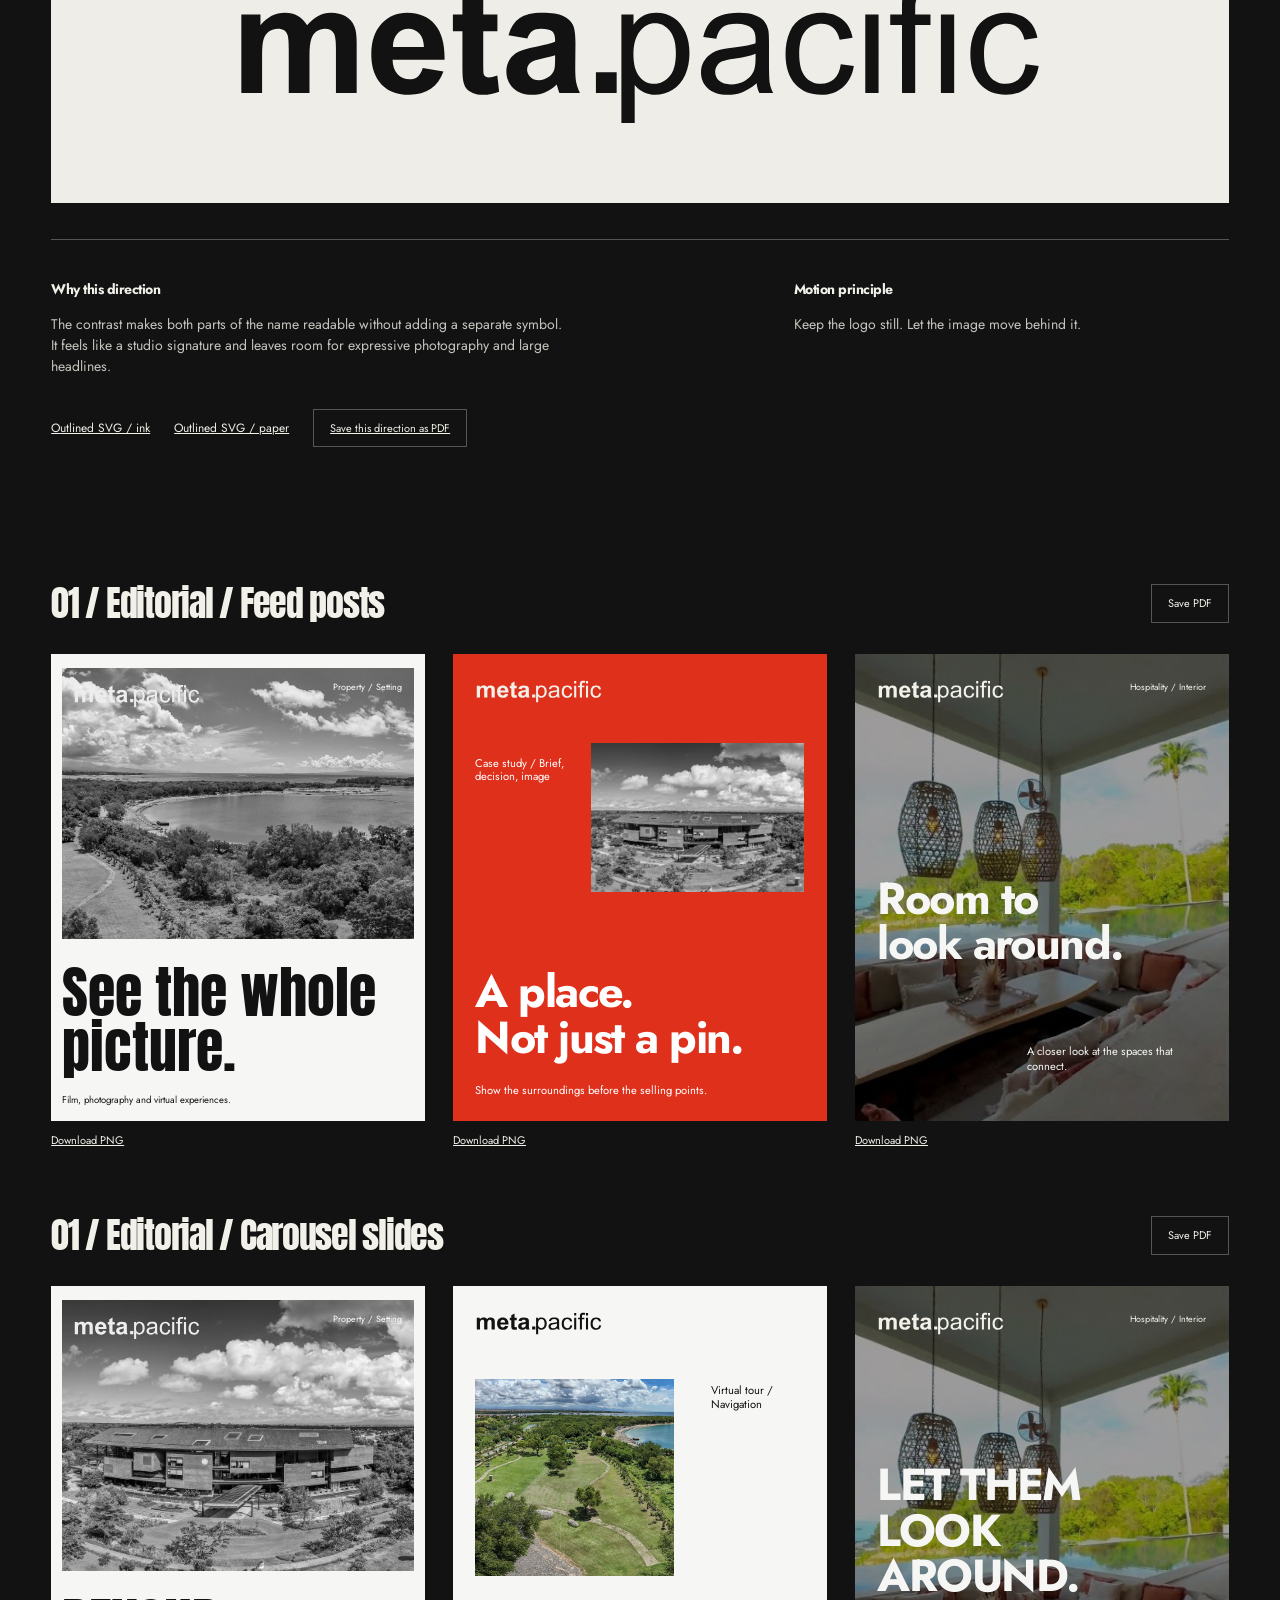
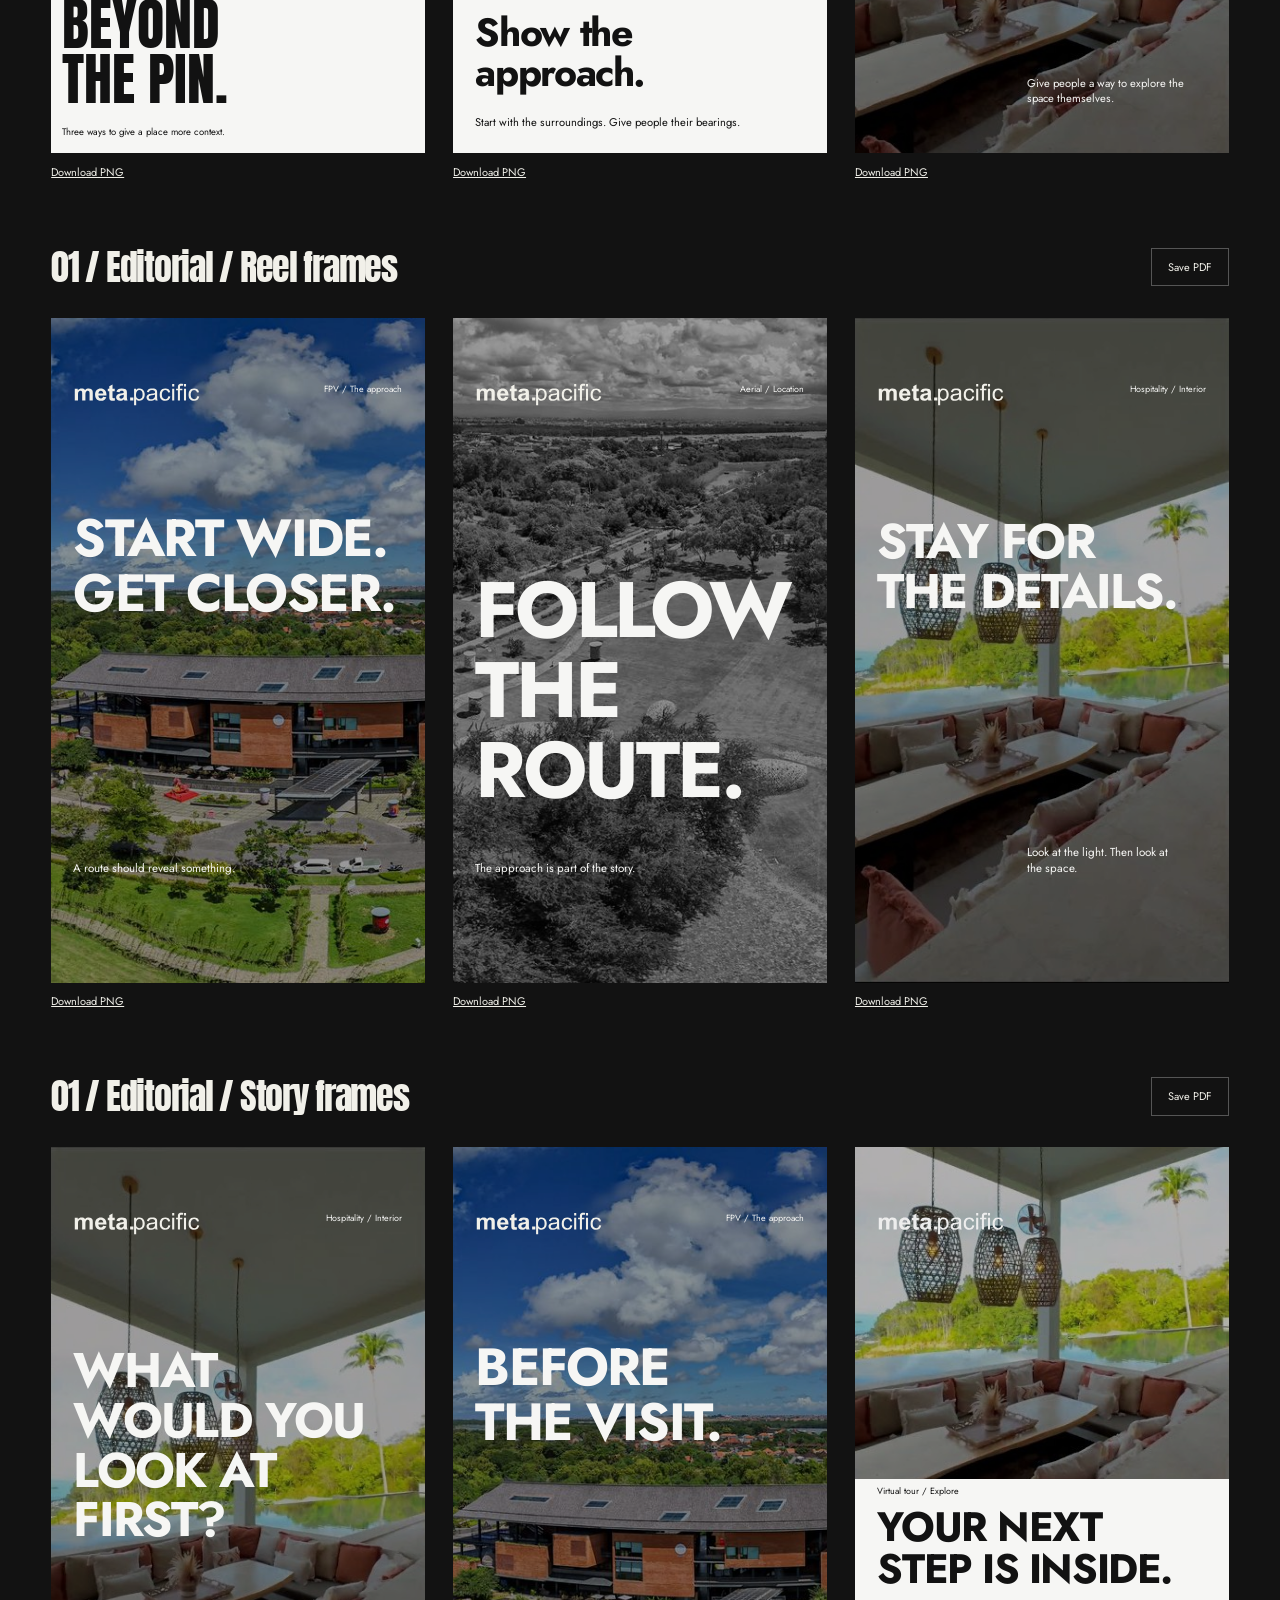
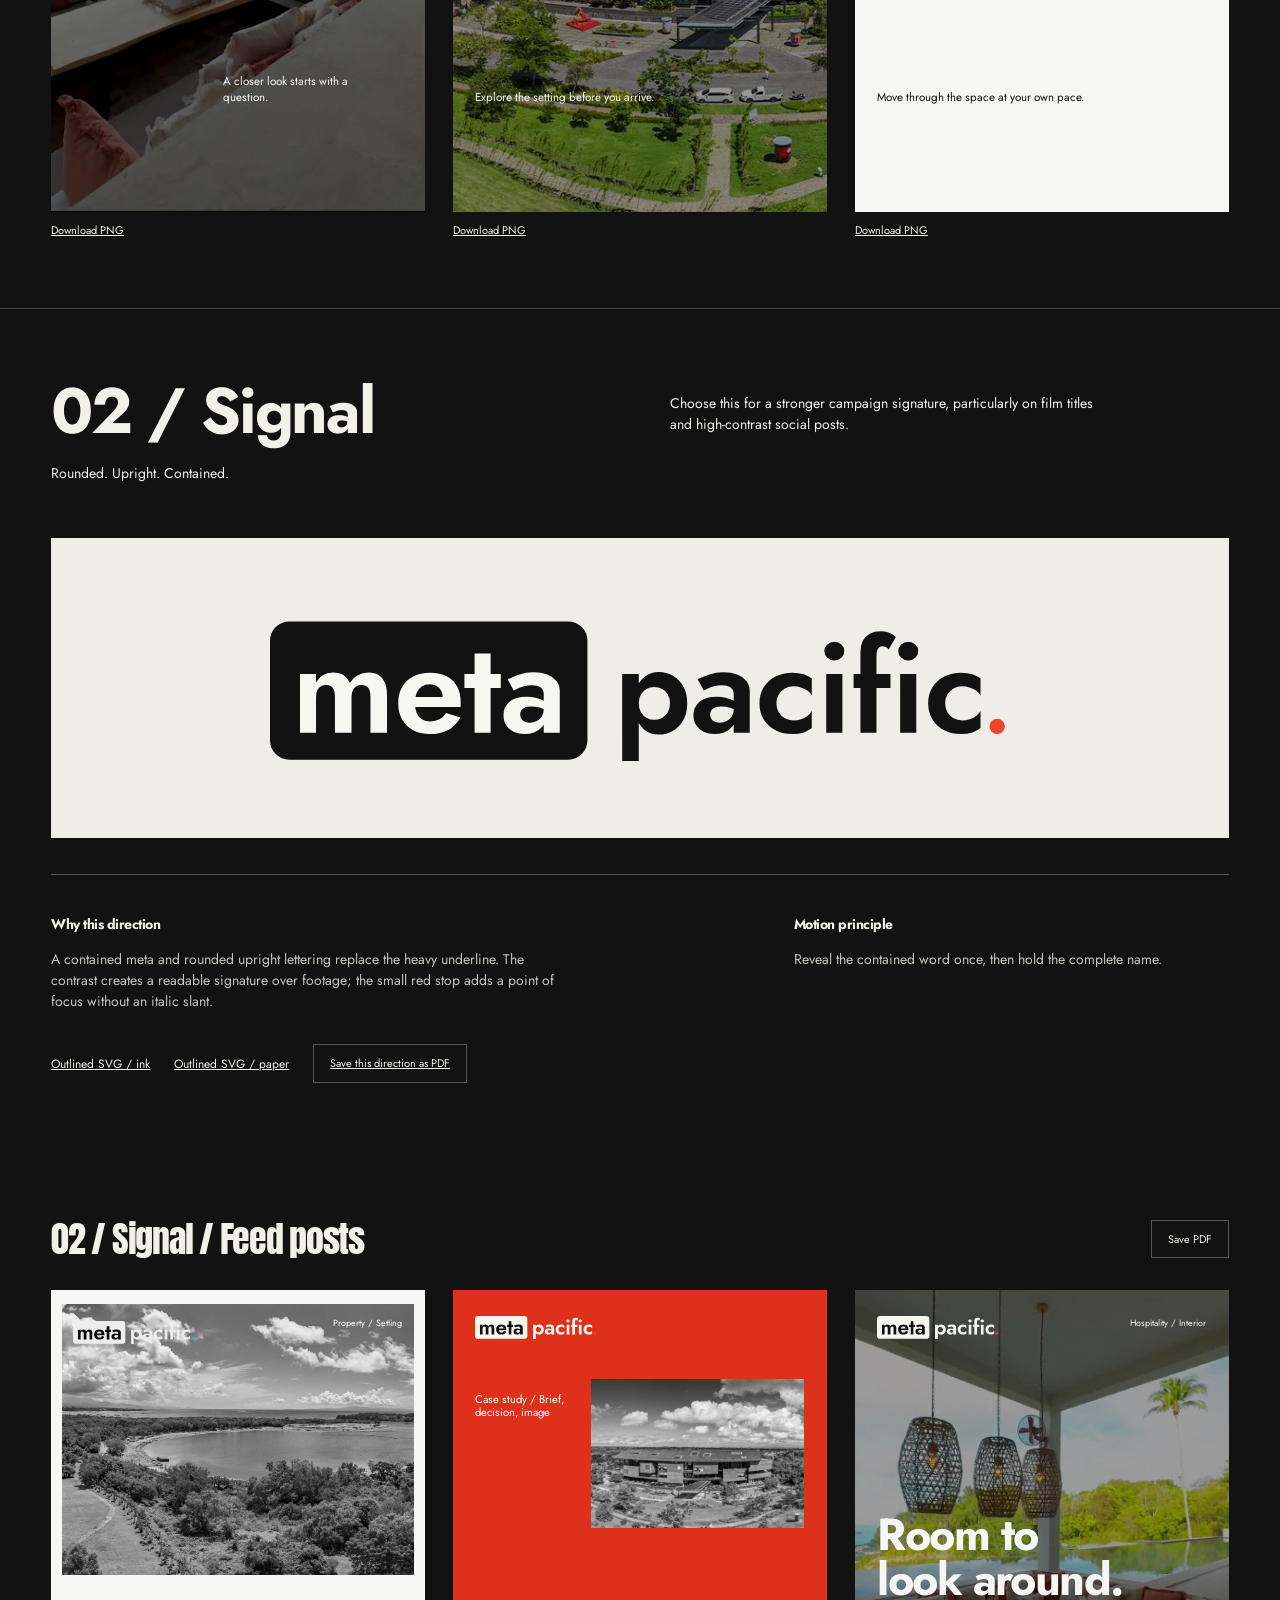
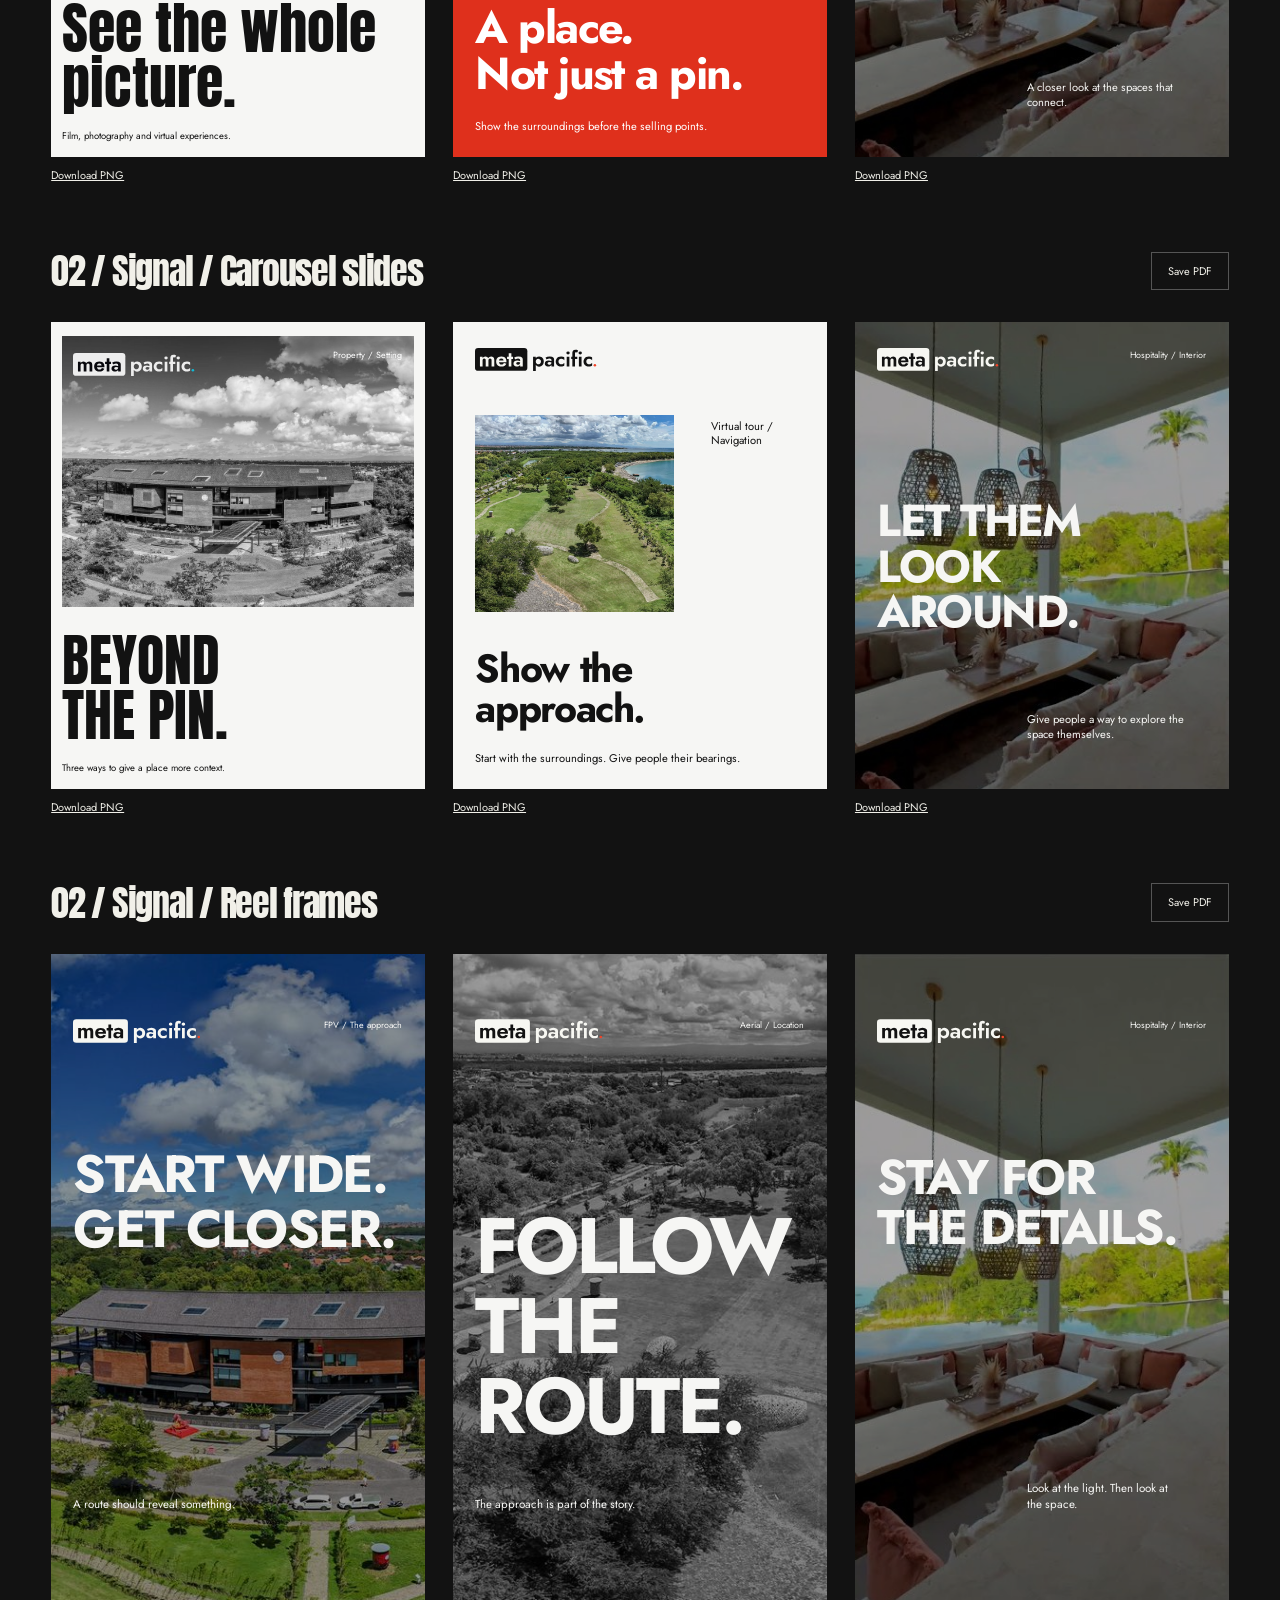
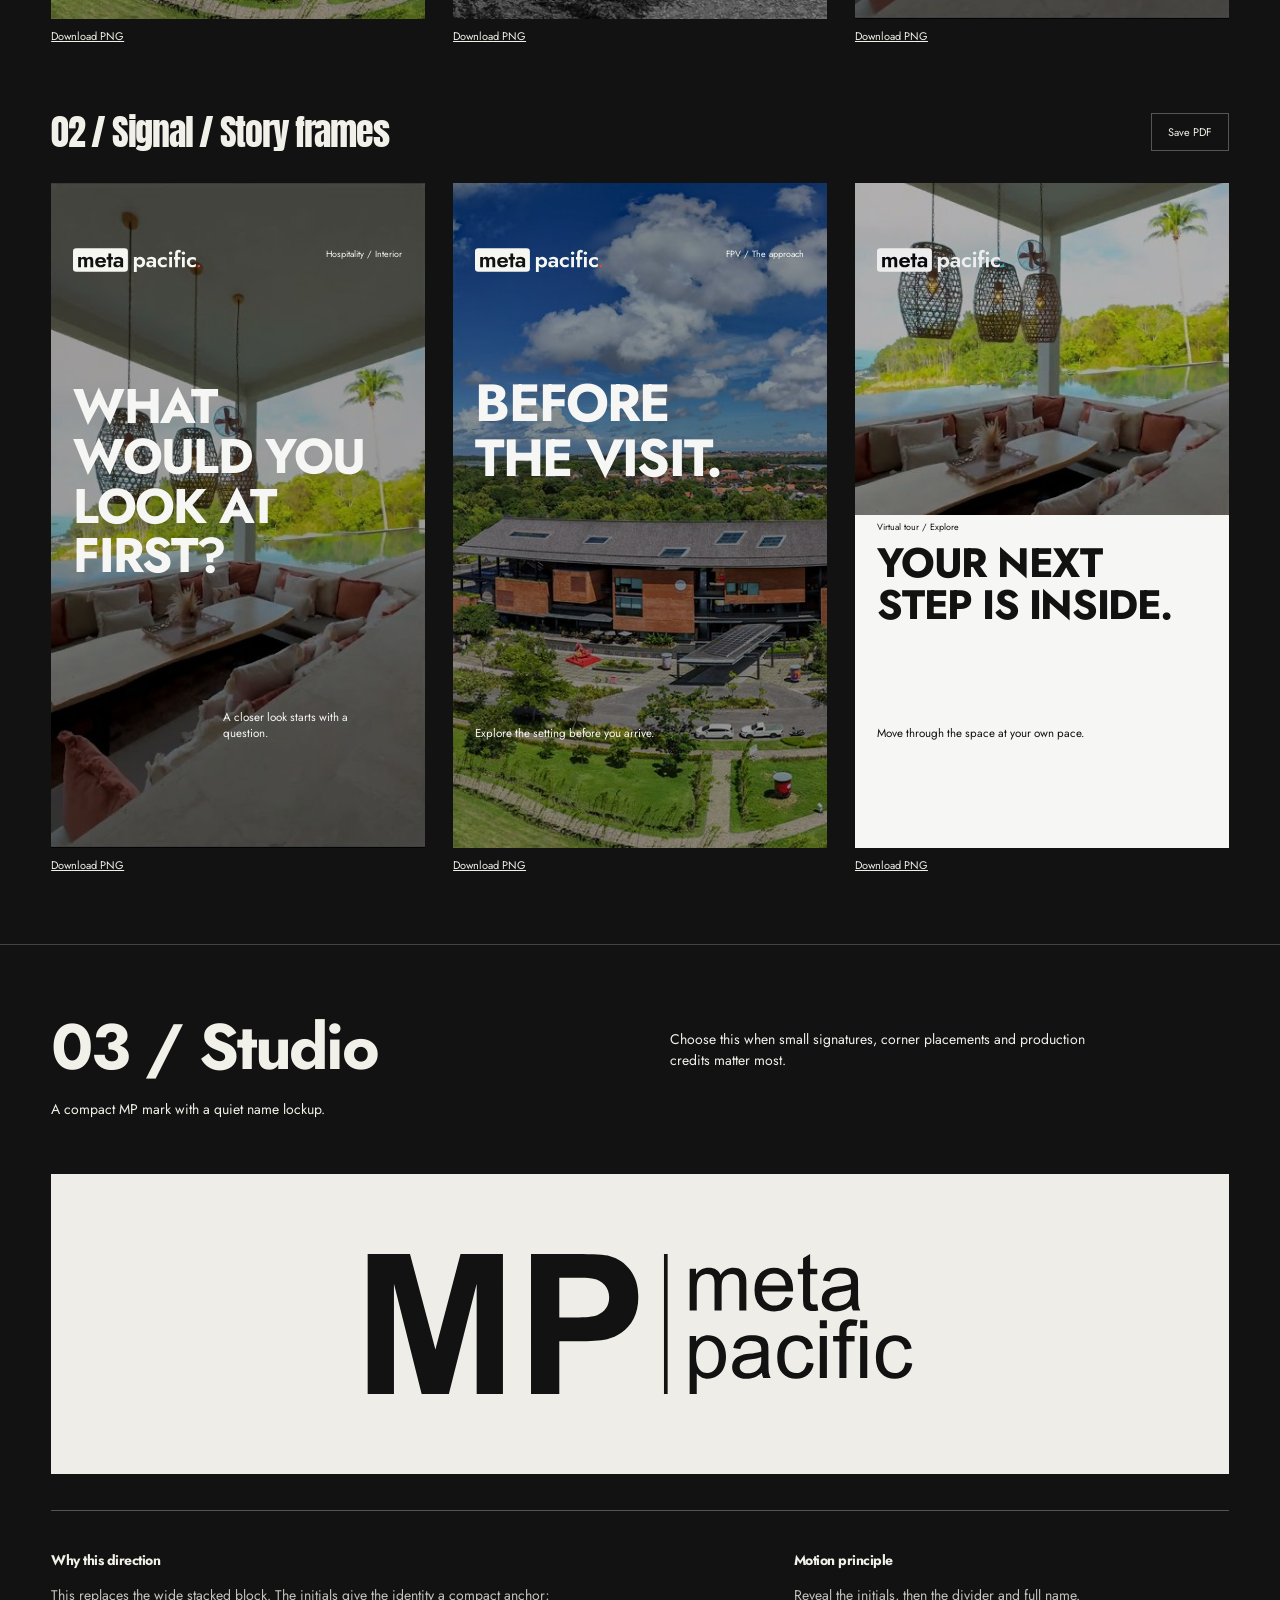
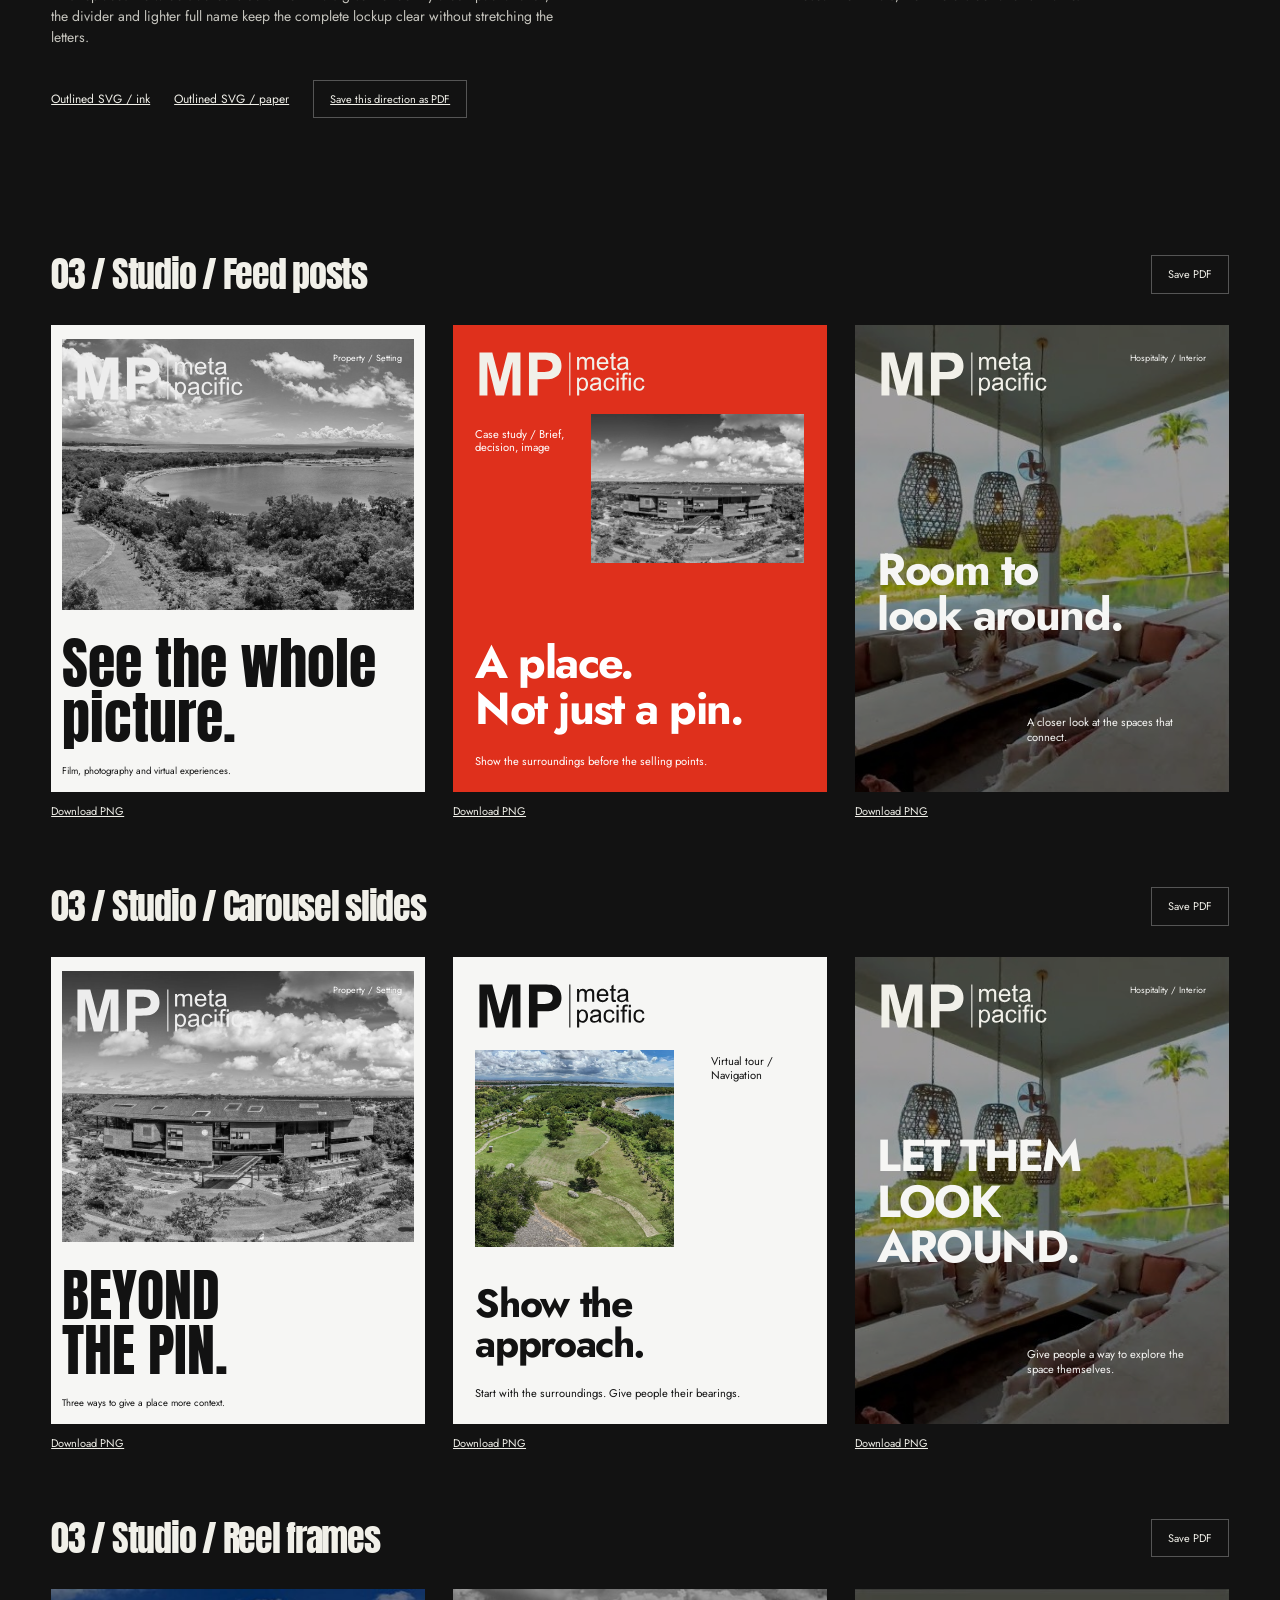
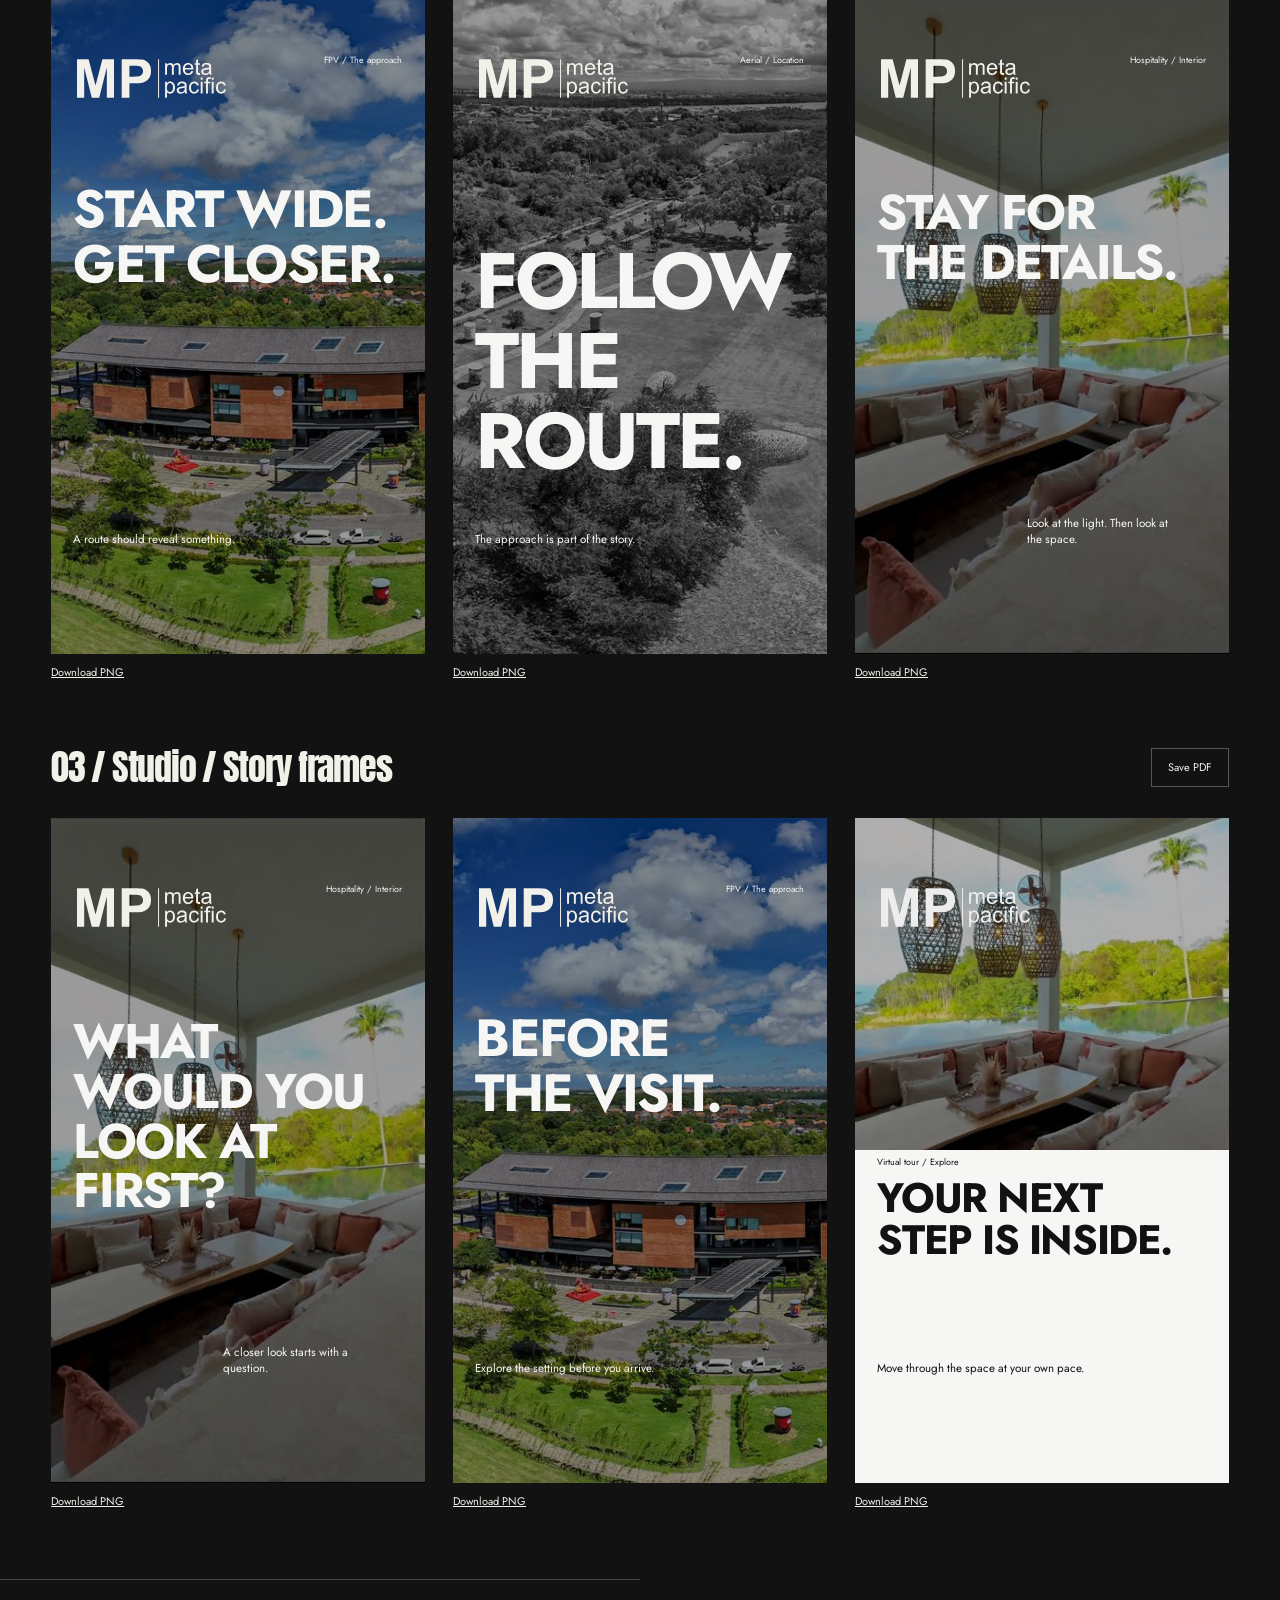
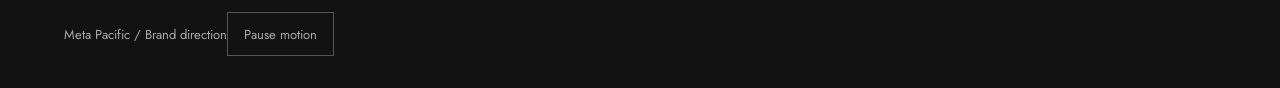
<file: logo-routes.html>
<!doctype html>
<html lang="en"><head><meta charset="utf-8"><meta name="viewport" content="width=device-width,initial-scale=1"><meta name="robots" content="noindex"><title>MPBrand Direction - Jerio</title><link rel="icon" href="assets/favicon.png"><link rel="stylesheet" href="logo-routes.css?v=20260915-submission"><link rel="stylesheet" href="assignment.css?v=20260915-submission"><link rel="stylesheet" href="print.css?v=20260915-submission" media="print"><script src="print.js?v=20260915-submission" defer></script><script src="assignment-routes.js?v=20260915-submission" defer></script><link rel="stylesheet" href="graphic-system.css?v=20260915-submission"><script src="task-motion.js?v=20260915-all" defer></script><script src="graphic-motion.js?v=20260915-all" defer></script><link rel="stylesheet" href="submission.css?v=20260915"><script src="submission.js?v=20260915" defer></script><link rel="stylesheet" href="task-motion.css?v=20260915-all"></head>
<body class="assignment submission"><header><a href="./">MPBrand Direction</a><nav><a href="#editorial">Editorial</a><a href="#signal">Signal</a><a href="#studio">Studio</a></nav></header>
<main><section class="intro"><p>Meta Pacific / Identity &amp; social design</p><h1>THE NAME.<br>THE MARK.<br>THE MOVEMENT.</h1><div class="intro-marks"><img src="logos/editorial-paper.svg" alt="Editorial wordmark"><img src="logos/signal-paper.svg" alt="Rounded upright Signal wordmark"><img src="logos/studio-paper.svg" alt="Studio monogram and full-name lockup"></div><div class="assignment-actions"><a href="phase.html?task=logos">Logo task + recommendation </a><a href="pdf/03-logos-Jerio.pdf" download>Download logo task PDF </a><a href="library.html">Back to the design library </a></div></section><div id="routes"></div></main><footer>Meta Pacific / Brand direction</footer>
</body></html>
</file>
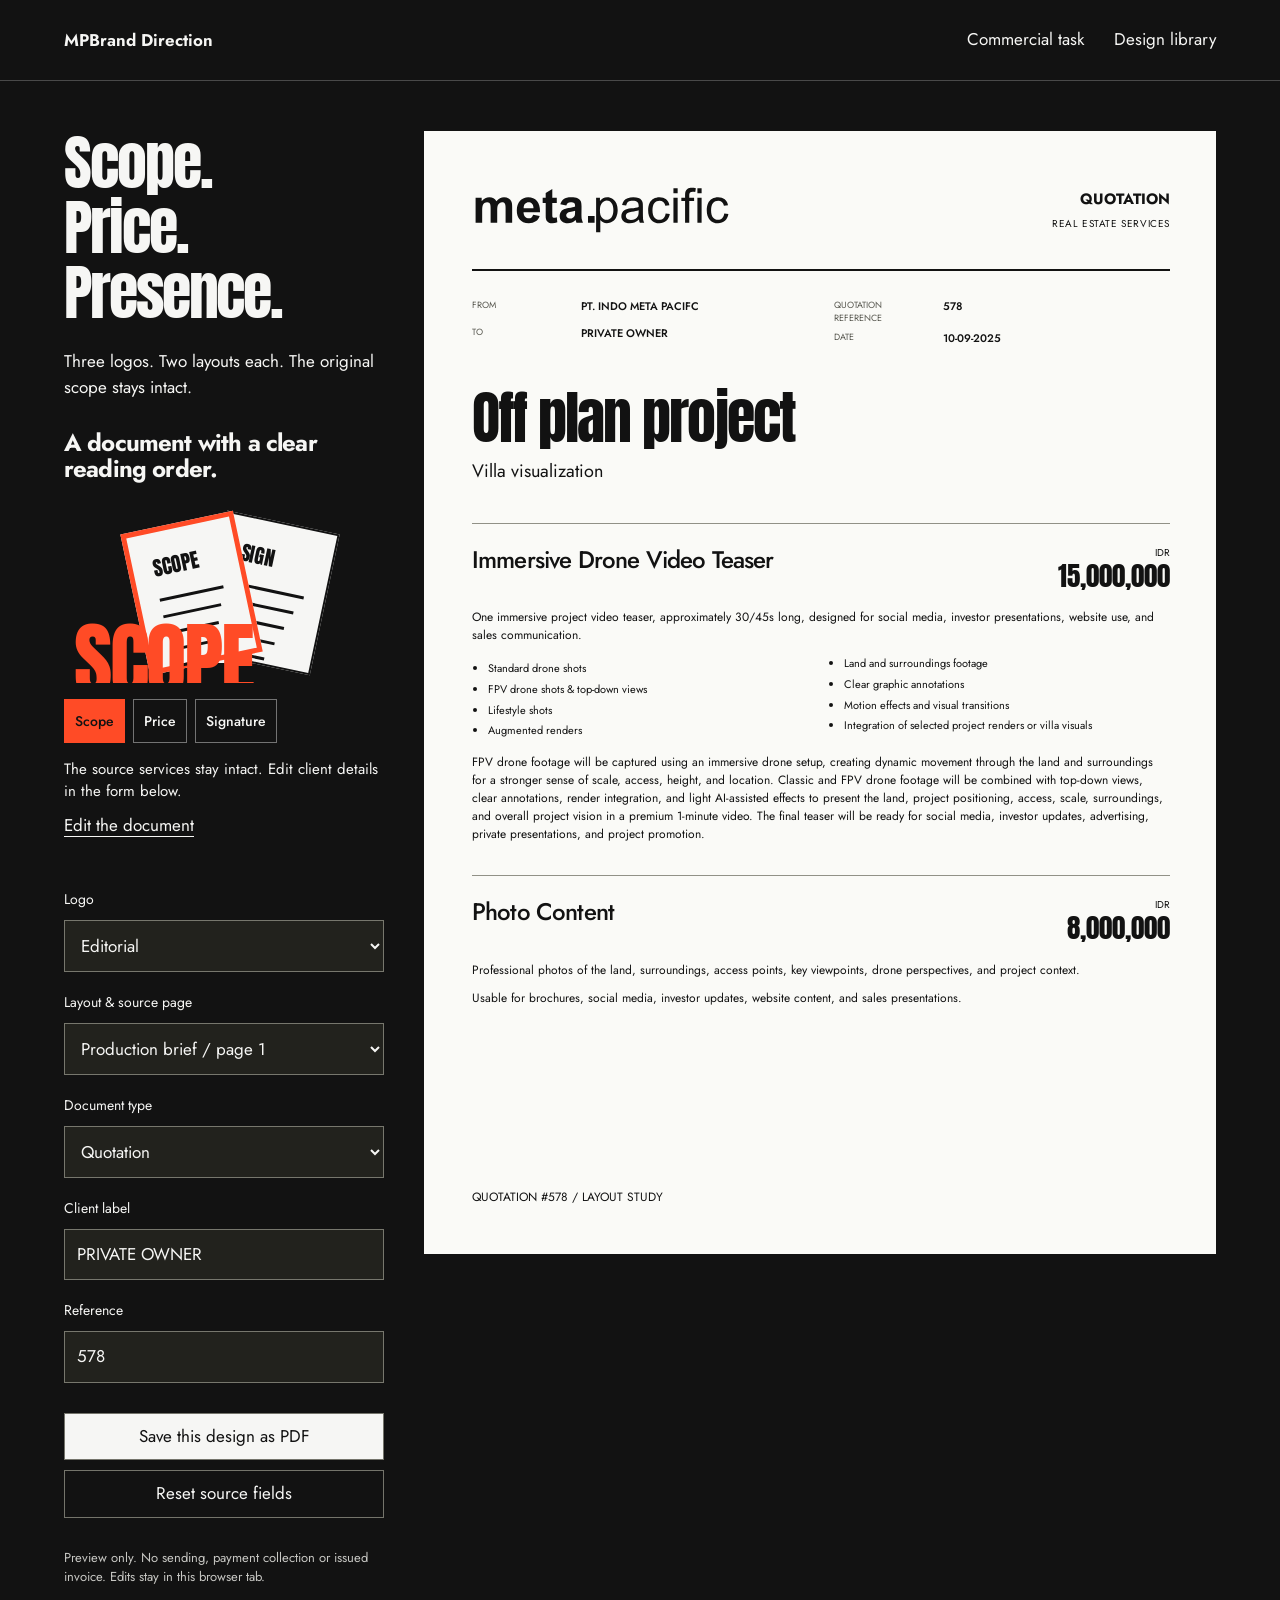
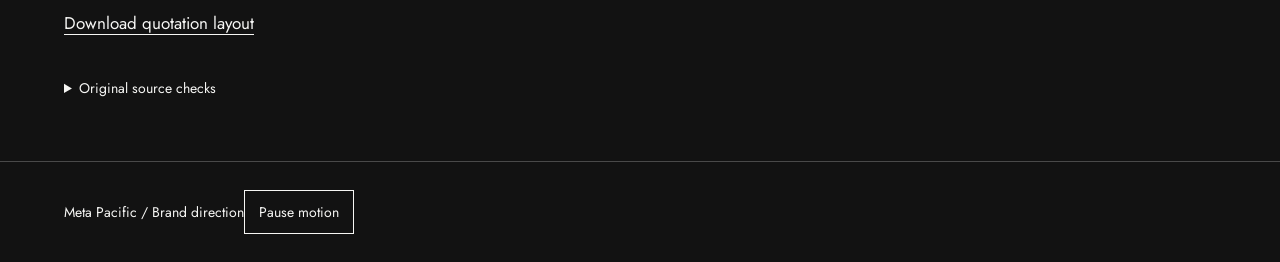
<file: quotation.html>
<!doctype html><html lang="en"><head><meta charset="utf-8"><meta name="viewport" content="width=device-width,initial-scale=1"><meta name="robots" content="noindex"><title>Quotation creator - Jerio</title><link rel="icon" href="assets/favicon.png"><link rel="stylesheet" href="presentation.css?v=20260915-submission"><link rel="stylesheet" href="commercial.css?v=20260915-submission"><script src="commercial.js?v=20260915-submission" defer></script><link rel="stylesheet" href="graphic-system.css?v=20260915-submission"><script src="task-motion.js?v=20260915-all" defer></script><script src="graphic-motion.js?v=20260915-all" defer></script><link rel="stylesheet" href="submission.css?v=20260915"><script src="submission.js?v=20260915" defer></script><link rel="stylesheet" href="task-motion.css?v=20260915-all"></head><body class="submission"><header class="review-nav"><a class="site-name" href="./">MPBrand Direction </a><nav><a href="phase.html?task=commercial">Commercial task</a><a href="library.html">Design library</a></nav></header><main id="main" class="creator"><section class="creator-controls"><h1>Scope.<br>Price.<br>Presence.</h1><p>Three logos. Two layouts each. The original scope stays intact.</p><form id="quote-form"><label for="quote-logo">Logo</label><select id="quote-logo" name="logo"><option value="editorial">Editorial</option><option value="signal">Signal / revised</option><option value="studio">Studio</option></select><label for="quote-layout">Layout &amp; source page</label><select id="quote-layout" name="layout"><option value="scope">Production brief / page 1</option><option value="spatial">Spatial proposal / page 2</option></select><label for="quote-mode">Document type</label><select id="quote-mode" name="mode"><option value="quotation">Quotation</option><option value="invoice">Invoice example</option></select><label for="quote-client">Client label</label><input id="quote-client" name="client" value="PRIVATE OWNER" maxlength="80" required><label for="quote-number">Reference</label><input id="quote-number" name="reference" value="578" maxlength="30" required><button type="submit">Save this design as PDF </button><button id="quote-reset" type="button">Reset source fields</button></form><p class="source-note">Preview only. No sending, payment collection or issued invoice. Edits stay in this browser tab.</p><a id="reference-download" href="pdf/quotation-editorial-scope-Jerio.pdf" download>Download quotation layout </a><details><summary>Original source checks</summary><p>Quotation #578 uses two different dates and two teaser durations. The source company spelling is retained. Confirm these before issue. No taxes, deposits, payment terms or discounts have been added.</p></details></section><div class="document-scroll"><article id="quote-document" class="quote-document"></article></div></main><footer>Meta Pacific / Brand direction</footer></body></html>
</file>
<file: presentation.css>
@font-face{font-family:Display;src:url('fonts/display.ttf');font-display:swap}@font-face{font-family:Body;src:url('fonts/body.ttf');font-weight:100 900;font-display:swap}
:root{--ink:#121212;--paper:#f7f7f2;--red:#f04428;--blue:#075dce;--yellow:#ffdc24;--orange:#ff7800;--muted:#bcbcb4;--line:#41413b;--gutter:clamp(20px,5vw,80px);color-scheme:dark}
*{box-sizing:border-box}html{scroll-behavior:smooth;scroll-padding-top:90px}body{margin:0;background:var(--ink);color:var(--paper);font:17px/1.5 Body,Arial,sans-serif}a{color:inherit;text-underline-offset:5px}button,input,select,textarea{font:inherit}button{cursor:pointer;min-height:44px;color:inherit;background:transparent;border:1px solid #74746b;padding:10px 16px}a:focus-visible,button:focus-visible,summary:focus-visible,input:focus-visible,select:focus-visible{outline:3px solid var(--yellow);outline-offset:5px}img{display:block;max-width:100%;height:auto}h1,h2,h3,p{margin:0}h1,h2{font-family:Display,Arial,sans-serif;font-weight:400;line-height:1.08}h1{font-size:clamp(48px,8vw,116px)}h2{font-size:clamp(38px,5vw,76px)}h3{font-size:25px;line-height:1.2}p{max-width:68ch}p+p{margin-top:16px}small{font-size:13px}.skip{position:fixed;left:20px;top:-70px;background:var(--paper);color:var(--ink);padding:12px;z-index:9}.skip:focus{top:5px}
.review-nav{position:relative;z-index:2;display:flex;align-items:center;justify-content:space-between;gap:24px;padding:18px var(--gutter);border-bottom:1px solid var(--line);min-height:76px}.review-nav a{text-decoration:none}.site-name{font-weight:650;line-height:1.1}.site-name span{font-weight:400;color:var(--muted);margin-left:10px}.review-nav nav{display:flex;gap:30px}.review-nav button{font-size:13px}.jerio-mark{position:fixed;bottom:12px;right:20px;color:var(--paper);background:var(--ink);padding:2px 8px;font-size:12px;z-index:3;pointer-events:none;opacity:.75}footer{padding:28px var(--gutter);border-top:1px solid var(--line);font-size:14px}
.assignment-hero{display:grid;grid-template-columns:1.15fr 1fr;gap:5%;padding:64px var(--gutter);min-height:min(760px,calc(100svh - 76px));align-items:center;overflow:clip}.eyebrow{font-size:13px;margin-bottom:26px}.hero-message{position:relative;z-index:1}.hero-message h1{font-size:clamp(52px,6.8vw,104px);letter-spacing:-.025em}.hero-message h1 span{color:var(--red)}.hero-message>p:not(.eyebrow){font-size:19px;max-width:42ch;margin-top:28px}.primary{display:inline-block;background:var(--paper);color:var(--ink);padding:14px 23px;text-decoration:none;margin-top:30px;font-weight:600}.hero-art{height:530px;position:relative;isolation:isolate}.hero-art>img{position:absolute;inset:17% 3% 5% 12%;height:75%;width:78%;object-fit:cover;clip-path:polygon(0 6%,100% 0,100% 89%,5% 100%);filter:grayscale(1);z-index:1}.optical-disc{position:absolute;inset:0 4% 0 0;border-radius:50%;background:repeating-radial-gradient(ellipse at center,var(--orange) 0 5px,var(--ink) 6px 10px);transform:rotate(-20deg)}.cutout-eye{position:absolute;width:52%;height:29%;left:-8%;top:6%;border-radius:90% 0 90% 0;transform:rotate(45deg);background:var(--yellow);z-index:2;display:grid;place-items:center;border:10px solid var(--ink)}.cutout-eye i{display:block;width:44%;height:75%;border-radius:50%;background:var(--blue);border:17px solid var(--ink);transform:rotate(-45deg)}.hero-star{position:absolute;right:-3%;bottom:-8%;font-size:240px;line-height:1;color:var(--red);z-index:2}.art-signature{position:absolute;bottom:15px;left:20px;z-index:2;font-size:12px}.task-directory{padding:70px var(--gutter) 100px;border-top:1px solid var(--line)}.task-directory>p{margin:26px 0 50px}.task-links{display:grid;grid-template-columns:1fr 1fr;gap:0 6%}.task-link{display:grid;grid-template-columns:38px 1fr 24px;align-items:center;gap:14px;padding:22px 0;text-decoration:none;border-bottom:1px solid var(--line)}.task-link span:first-child{color:var(--muted);font-size:12px}.task-link strong{font-size:21px;font-weight:500}.task-link:hover strong{color:var(--yellow)}.closing-note{padding:90px var(--gutter);background:var(--blue)}.closing-note p{margin:30px 0}.closing-note a{font-weight:600}
.phase-head{padding:60px var(--gutter) 48px;border-bottom:1px solid var(--line);position:relative}.phase-head h1{max-width:14ch}.phase-head>p{margin:24px 0;font-size:21px}.phase-controls{display:flex;gap:15px;align-items:center;flex-wrap:wrap;margin-top:30px;font-size:14px}.phase-controls a{padding:10px 0}.chapter-no{font-size:13px;color:var(--muted);display:block;margin-bottom:24px}.phase-block{padding:50px var(--gutter);border-bottom:1px solid var(--line)}.phase-block>h2{margin-bottom:28px;font-size:clamp(32px,4vw,56px)}.phase-block>p{margin-bottom:24px}.phase-grid{display:grid;grid-template-columns:1.3fr 1fr;gap:40px;align-items:start}.phase-grid>div{min-width:0}.phase-grid img{width:100%;max-height:620px;object-fit:contain}.rationale{margin:28px 0;max-width:65ch;line-height:1.65}.rationale strong{font-weight:700}.decision-list{display:grid;grid-template-columns:repeat(3,1fr);gap:32px}.decision-list h3{color:var(--yellow);margin-bottom:16px}.decision-list p{font-size:17px}.source-note{font-size:13px;color:var(--muted);margin-top:20px!important}.reference-shelf{display:grid;grid-template-columns:repeat(4,minmax(0,1fr));gap:24px}.reference-shelf figure{margin:0}.reference-shelf img{width:100%;height:330px;object-fit:contain;background:#20201d}.reference-shelf figcaption{font-size:14px;margin-top:14px}.reference-shelf strong{display:block}.logo-comparison{display:grid;gap:30px}.logo-choice{display:grid;grid-template-columns:1.1fr 1fr;gap:40px;padding:35px 0;border-bottom:1px solid var(--line);align-items:center}.logo-choice img{width:100%;height:160px;object-fit:contain;background:var(--paper);padding:26px}.logo-choice h3{margin-bottom:15px}.logo-choice p{margin-bottom:14px}.palette{display:grid;grid-template-columns:repeat(5,1fr);gap:0;margin:30px 0}.swatch{min-height:160px;padding:20px;color:#121212;display:flex;flex-direction:column;justify-content:space-between}.swatch b{font-size:23px}.type-demo{font-family:Display;font-size:clamp(46px,8vw,110px);line-height:1.05;padding:35px 0;color:var(--yellow)}.rules-grid{display:grid;grid-template-columns:1fr 1fr;gap:30px}.rules-grid h3{margin-bottom:12px}.pillars{display:grid;grid-template-columns:1fr 1fr;gap:36px}.pillar{padding:28px 0;border-top:1px solid var(--line);background:none}.pillar h3{font-size:31px;margin-bottom:18px}.pillar .hook{font-family:Display;font-size:32px;color:var(--yellow);margin:22px 0}.pillar dl{margin-bottom:0}.pillar dt{font-size:13px;color:var(--muted);margin-top:15px}.pillar dd{margin:4px 0}.platforms{display:grid;grid-template-columns:1fr 1fr;gap:28px}.platforms article{padding:26px 0;border-top:1px solid var(--line);background:none}.platforms h3{margin-bottom:18px}.platforms p{margin-bottom:14px}
.social-grid{display:grid;grid-template-columns:repeat(3,minmax(0,1fr));gap:12px;margin:28px auto;max-width:1050px}.social-grid figure{margin:0}.social-grid figcaption{font-size:12px;margin:8px 0 22px;color:var(--muted)}.social-art{container-type:inline-size;aspect-ratio:4/5;position:relative;isolation:isolate;background:var(--blue);overflow:hidden;color:var(--paper)}.social-art img.photo{width:100%;height:100%;object-fit:cover;position:absolute;inset:0;z-index:-1}.social-art .brand{position:absolute;left:7%;top:5%;width:37%;height:7%;object-fit:contain;object-position:left}.social-art .headline{font-family:Display;font-size:17cqw;line-height:1.05;position:absolute;left:7%;right:7%;top:23%;white-space:pre-line}.social-art .small-copy{position:absolute;left:7%;bottom:9%;right:7%;font-size:3.5cqw;line-height:1.25}.social-art .credit{position:absolute;right:7%;bottom:3%;font-size:2.8cqw}.social-art .symbol{position:absolute;font-size:60cqw;line-height:1;right:-8%;bottom:7%;z-index:-1}.social-art.poster-red{background:var(--red);color:var(--ink)}.social-art.poster-red .photo{height:42%;top:auto;bottom:0;filter:grayscale(1);mix-blend-mode:multiply}.social-art.poster-red .headline{top:18%;font-size:18cqw}.social-art.photo-full .photo{filter:brightness(.6)}.social-art.photo-full .headline{top:38%;font-size:15cqw}.social-art.paper{background:var(--paper);color:var(--ink)}.social-art.paper .photo{height:46%;top:auto;bottom:15%}.social-art.paper .headline{font-family:Body;font-size:11cqw;top:17%;font-weight:500}.social-art.optical{background:repeating-radial-gradient(ellipse at 65% 73%,var(--blue) 0 3px,var(--ink) 4px 9px)}.social-art.optical .headline{background:var(--yellow);color:var(--ink);padding:3%;font-size:15cqw}.social-art.yellow{background:var(--yellow);color:var(--ink)}.social-art.yellow .headline{font-size:19cqw;top:16%}.social-art.yellow .symbol{color:var(--red);bottom:-5%;font-size:75cqw}.social-art.cut .photo{inset:10% 0 0 23%;height:80%;width:77%;filter:grayscale(1)}.social-art.cut .headline{font-size:19cqw;top:19%;text-shadow:2px 2px var(--ink)}.social-art.black{background:var(--ink)}.social-art.black .headline{font-size:17cqw;color:var(--red);top:20%}.social-art.black .symbol{color:var(--blue);bottom:0;font-size:75cqw}.social-art.orange{background:var(--orange);color:var(--ink)}.social-art.orange .headline{font-family:Body;font-size:13cqw;font-weight:800;top:17%}.social-art.orange .photo{width:72%;height:38%;left:22%;top:auto;bottom:10%;transform:rotate(-8deg);filter:grayscale(1)}.social-art.portrait{aspect-ratio:9/16}.social-art.portrait .headline{top:25%}.social-art.portrait .small-copy{bottom:20%;background:var(--ink);color:var(--paper);padding:4%}.social-art.wide{aspect-ratio:1.91/1}.social-art.wide .headline{font-size:8cqw;top:22%;right:40%}.social-art.wide .brand{width:22%;height:12%}.social-art.wide .small-copy{font-size:2.2cqw;left:60%;bottom:12%}.social-art.wide .credit{font-size:2cqw}.art-row{display:grid;grid-template-columns:repeat(3,minmax(0,1fr));gap:24px;margin:30px 0}.art-row .social-art{max-height:580px}.art-row.two{grid-template-columns:1fr 1fr}.founder-hero{display:grid;grid-template-columns:1fr 1fr;gap:50px;align-items:center}.founder-name{font-family:Display;font-size:clamp(70px,8vw,130px);color:var(--red);line-height:1.1}.founder-name small{display:block;color:var(--paper);font:18px Body;margin-top:24px}.script-steps{display:grid;gap:20px}.script-steps>div{padding:20px 0;border-bottom:1px solid var(--line)}.script-steps h3{margin-bottom:10px}.source-review{display:grid;grid-template-columns:330px 1fr;gap:40px;padding:40px 0}.source-review img{max-height:540px;object-fit:contain;background:#20201d}.source-review h3{margin-bottom:15px;font-size:31px}.source-review dl{margin:20px 0}.source-review dt{font-weight:650;margin-top:16px;color:var(--yellow)}.source-review dd{margin:5px 0}.annotation-frame{position:relative}.annotation-frame span{position:absolute;left:7%;top:14%;background:var(--red);color:var(--paper);padding:8px 12px;font-size:13px;max-width:80%}.timeline{display:grid;grid-template-columns:repeat(3,1fr);gap:28px}.timeline article{padding:25px;background:#22221e}.timeline h3{margin:14px 0}.timeline img{height:240px;width:100%;object-fit:cover}.commercial-links{display:grid;grid-template-columns:1fr 1fr;gap:24px}.commercial-links a{display:flex;flex-direction:column;gap:24px;padding:30px;background:var(--paper);color:var(--ink);text-decoration:none}.commercial-links img{height:60px;max-width:70%;object-fit:contain;object-position:left}.commercial-links strong{font-size:28px}.commercial-links span{font-size:14px}.library-page{padding:60px var(--gutter)}.library-page>p{margin:30px 0}.library-page h2{margin:60px 0 30px}.library-jumps{display:flex;gap:30px;flex-wrap:wrap;padding:25px 0;border-bottom:1px solid var(--line)}.library-art{columns:4;column-gap:20px}.library-art a{display:block;margin-bottom:20px;break-inside:avoid}.library-art img{width:100%}.phase-next{display:flex;justify-content:space-between;gap:20px;padding:35px var(--gutter)}.evidence-label{font-size:12px;color:var(--muted);margin-top:10px}.screen-preview{width:100%;max-height:650px;object-fit:cover;object-position:top}.phase-block details{margin:20px 0}.phase-block summary{cursor:pointer;min-height:44px;padding:10px 0;font-weight:600}.phase-block li{margin:8px 0}
.founder-hero>*{min-width:0}.print-grid-overview{display:none}.social-art.wide.paper .photo{left:58%;top:0;bottom:auto;width:42%;height:100%}.social-art.wide.paper .small-copy{background:var(--paper);color:var(--ink);padding:2%;font-size:2cqw}.social-art.wide .headline{font-size:7cqw}.social-art.orange .headline{font-size:11.5cqw}.social-art.orange .photo{height:34%}
.commercial-links .quote-thumbnail{height:440px;max-width:100%;object-position:center}.social-art.paper:not(.wide) .headline{font-size:9.5cqw}.social-art.paper:not(.wide) .photo{height:40%}
@media(prefers-reduced-motion:no-preference){.optical-disc{animation:disc 4.5s ease-out 1}.hero-art>img{animation:image-drift 4s ease-out 1}.hero-star{animation:star-turn 4s ease-out 1}.task-link{transition:transform .2s}.task-link:hover{transform:translateX(8px)}.social-art.portrait .photo{animation:image-drift 4s ease-out 1}}@keyframes disc{to{transform:rotate(340deg)}}@keyframes image-drift{to{transform:scale(1.06) translateY(-2%)}}@keyframes star-turn{to{transform:rotate(30deg)}}.motion-paused *{animation-play-state:paused!important}@media(prefers-reduced-motion:reduce){*{animation:none!important;transition:none!important}html{scroll-behavior:auto}}
@media(max-width:1023px){.site-name{font-size:15px}.review-nav nav{gap:18px;font-size:14px}.assignment-hero{gap:2%;padding-top:40px}.hero-art{height:410px}.hero-star{font-size:180px}.reference-shelf{grid-template-columns:1fr 1fr}.social-art .headline{font-size:16cqw}}
@media(max-width:359px){body .phase-head h1{font-size:46px}body .founder-name{font-size:60px}}
@media(max-width:767px){.review-nav{flex-wrap:wrap;gap:18px;padding:16px 20px}.review-nav nav{order:3;width:100%;justify-content:space-between}.review-nav button{font-size:12px}.site-name span{display:block;margin:5px 0 0}.assignment-hero{display:flex;flex-direction:column;align-items:stretch;padding:34px 20px 50px;min-height:0}.hero-message h1{font-size:14vw}.hero-message>p:not(.eyebrow){font-size:17px}.hero-art{height:360px;max-width:400px;margin:50px auto 0;width:100%}.hero-star{font-size:150px;right:0}.cutout-eye{left:0}.task-links{grid-template-columns:1fr}.task-link strong{font-size:19px}.task-directory,.closing-note{padding:50px 20px}.phase-head{padding:35px 20px}.phase-head h1{font-size:52px}.phase-head>p{font-size:19px}.phase-block{padding:35px 20px}.phase-grid,.logo-choice,.founder-hero,.source-review,.rules-grid,.decision-list,.pillars,.timeline,.platforms{grid-template-columns:1fr}.logo-choice{gap:22px}.palette{grid-template-columns:1fr 1fr}.palette .swatch:last-child{grid-column:1/-1}.swatch{min-height:130px}.social-grid{gap:5px}.social-grid figcaption{font-size:10px}.art-row,.art-row.two{grid-template-columns:1fr;max-width:460px;margin:25px auto}.art-row .social-art{max-height:none}.source-review img{max-height:520px;margin:auto}.reference-shelf{gap:16px}.reference-shelf img{height:230px}.commercial-links{grid-template-columns:1fr}.library-art{columns:2}.phase-next{font-size:14px;padding:25px 20px}.jerio-mark{right:10px;bottom:8px}.library-page{padding:40px 20px}.library-page h1{font-size:50px}}


.landing-directions{display:grid;gap:55px}.landing-direction{display:grid;grid-template-columns:1.4fr 1fr;gap:35px;align-items:center}.landing-direction img{width:100%;aspect-ratio:1440/1000;object-fit:cover;object-position:top}.landing-direction h3{margin-top:15px}.landing-direction p{font-size:19px}.landing-direction strong{display:block;margin-bottom:12px}@media(max-width:767px){.landing-direction{grid-template-columns:1fr;gap:18px}}@media print{.landing-direction{break-inside:avoid;gap:25px;margin-bottom:20px}.landing-directions{gap:20px}.landing-direction img{height:200px}.landing-direction h3{font-size:22px}.landing-direction p{font-size:13px}.rationale{break-inside:avoid;margin:18px 0;font-size:14px}}
</file>
<file: graphic-system.css>
/* A graphic layer over the existing content structure. No hidden-content entrances. */
.social-art.orange .headline{font-size:10cqw}.social-art.orange .photo{height:27%;bottom:21%;transform:rotate(-5deg)}.social-art.orange .small-copy{bottom:4%}
body[data-identity=studio] .project:focus-visible{outline-color:#121212}
body[data-identity=signal] .contact-section a:focus-visible,body[data-identity=signal] .landing-hero a:focus-visible{outline-color:#ffdc24}
@media print{*:focus,*:focus-visible{outline:none!important}}
.preview-bar select,.preview-bar a{min-height:44px}.preview-bar a{display:flex;align-items:center}
.tour-section{align-items:start}.tour-view{position:sticky;top:45px;margin-top:45px}.tour-view-controls{display:flex;gap:8px;flex-wrap:wrap;margin-bottom:16px}.tour-view-controls button{border:1px solid #121212;background:transparent;color:#121212;font:inherit;font-size:14px;padding:10px 14px;min-height:44px;cursor:pointer}.tour-view-controls button[aria-pressed=true]{background:#121212;color:#fff}.tour-step{min-height:250px;padding:50px 0 35px;border-top:1px solid #121212}.tour-step h3{font-size:clamp(25px,2.8vw,38px);max-width:19ch}.tour-step p{font-size:17px;margin:18px 0 0}.tour-step img{display:none}.tour-sequence{margin-top:65px}.tour-view #tour-preview{aspect-ratio:4/3;object-fit:contain;background:#121212}.tour-view figcaption{font-size:14px}.tour-copy h2{max-width:15ch}.studio-word{position:sticky;top:60px;align-self:start}.studio-section{align-items:start}.process{counter-reset:process}.process p{display:grid;grid-template-columns:25px 85px 1fr;gap:12px;border-top:1px solid var(--line);padding:20px 0}.process p::before{counter-increment:process;content:counter(process);font-size:13px;padding-top:3px}.service-lines summary{transition:color .2s}.service-lines summary:hover{color:#0757c4}.project:focus-visible{outline:3px solid #ffdc24;outline-offset:8px}
body[data-identity=studio] .tour-section,body[data-identity=studio] .contact-section{background:#ff7900}body[data-identity=studio] .service-lines h3,body[data-identity=studio] .work-heading h2,body[data-identity=studio] .working-together h2{font-family:Anton;font-weight:400;letter-spacing:0}body[data-identity=signal] .tour-section{border-top:12px solid #0757c4}body[data-identity=signal] .contact-section{background:#0757c4;color:#fff}body[data-identity=signal] .contact-orbit{background:repeating-radial-gradient(ellipse at center,transparent 0 14px,#ffdc24 15px 19px,transparent 20px 32px)}
@media(min-width:1024px) and (prefers-reduced-motion:no-preference){@supports(animation-timeline:view()){.project-offset .project-image img{animation:work-perspective linear both;animation-timeline:view();animation-range:entry 0% cover 80%}@keyframes work-perspective{from{transform:scale(1.08) translateY(2%)}to{transform:scale(1) translateY(0)}}}}
@media(max-width:1023px){.tour-view{display:none}.tour-step img{display:block;width:100%;margin-top:24px;aspect-ratio:1.6;object-fit:contain;background:#121212}.tour-sequence{margin-top:40px}.tour-step{min-height:0;padding:30px 0}.tour-step:last-child{padding-bottom:0}.tour-step p{max-width:55ch}.studio-word{position:static}.process p{grid-template-columns:20px 65px 1fr;gap:8px}}
@media(max-width:767px){.tour-step img{aspect-ratio:1.25}.tour-step h3{font-size:30px}.tour-copy h2{font-size:clamp(38px,11vw,46px)}.process p{font-size:15px}}
@media print{.tour-view{display:none}.tour-section{display:block}.tour-sequence{display:flex;gap:20px;margin-top:25px}.tour-step{flex:1;min-height:0;padding:15px 0}.tour-step img{display:block;width:100%;height:150px;object-fit:contain;margin-top:12px}.tour-step h3{font-size:23px}.tour-step p{font-size:12px}.studio-word{position:static}}
body[data-task] .phase-head{padding-right:38%;min-height:570px;display:flex;flex-direction:column;justify-content:center;overflow:clip}body[data-task] .phase-head h1{font-size:clamp(48px,6.3vw,90px);max-width:15ch}body[data-task] .phase-head::after{content:'';position:absolute;right:5%;top:22%;width:27%;aspect-ratio:1;background:repeating-radial-gradient(ellipse at center,transparent 0 9px,var(--graphic-orange) 10px 13px,transparent 14px 23px);border-radius:50%;pointer-events:none}body[data-task=logos] .phase-head::after,body[data-task=system] .phase-head::after{border-radius:0;background:repeating-linear-gradient(-45deg,transparent 0 9px,var(--graphic-orange) 10px 14px,transparent 15px 25px);clip-path:polygon(0 25%,25% 0,100% 0,100% 75%,75% 100%,0 100%)}body[data-task=review] .phase-head::after,body[data-task=annotations] .phase-head::after{background:repeating-radial-gradient(ellipse at center,transparent 0 9px,#6eafff 10px 13px,transparent 14px 23px)}body[data-task=commercial] .phase-head::after{background:repeating-linear-gradient(0deg,transparent 0 14px,#ffdc24 15px 18px,transparent 19px 35px);border-radius:0;clip-path:polygon(0 0,100% 0,100% 100%,0 100%)}
.response-nav{position:sticky;top:0;z-index:4;background:#121212;padding:13px var(--gutter);border-bottom:1px solid #555;display:flex;justify-content:space-between;align-items:center;gap:25px}.response-nav label{display:flex;align-items:center;gap:20px;font-size:14px;min-width:0}.response-nav select{font:inherit;min-height:44px;max-width:440px;background:#121212;color:#f8f8f8;border:1px solid #777;padding:9px 14px;min-width:0}.response-nav>span{font-size:13px;color:var(--muted)}body[data-task] .phase-block{scroll-margin-top:95px}body[data-task] .phase-block>h2{font-size:clamp(32px,4vw,56px);max-width:28ch}.library-page>h1{max-width:12ch;font-size:clamp(52px,7vw,96px)}.library-jumps a{min-height:44px;display:flex;align-items:center}.library-art a{overflow:hidden}.library-art img{transition:transform .45s var(--graphic-ease)}.library-art a:hover img,.library-art a:focus-visible img{transform:scale(1.025)}.assignment .intro h1{font-size:clamp(52px,7vw,96px)}.assignment .route-why{border-top:1px solid #555;padding-top:25px}.review-nav a{min-height:44px;display:flex;align-items:center}.phase-next a{min-height:44px;display:flex;align-items:center}
@media(max-width:1023px){body[data-task] .phase-head{min-height:500px;padding-right:35%}body[data-task] .phase-head h1{font-size:clamp(48px,7vw,72px)}.response-nav>span{display:none}.response-nav label{width:100%}.response-nav select{flex:1;max-width:none}}
@media(max-width:767px){body[data-task] .phase-head{padding:36px 20px 45px;min-height:0}body[data-task] .phase-head::after{position:relative;inset:auto;width:100%;height:64px;aspect-ratio:auto;margin-top:30px;border-radius:0;background:repeating-radial-gradient(ellipse at 50% 100%,transparent 0 7px,var(--graphic-orange) 8px 10px,transparent 11px 19px)}body[data-task] .phase-head h1{font-size:clamp(46px,11vw,64px)}body[data-task] .phase-head>p{font-size:18px}.response-nav{padding:10px 20px}.response-nav label{gap:12px;font-size:13px}.response-nav select{width:100px;font-size:13px;padding:9px 8px}body[data-task] .phase-block{scroll-margin-top:80px}.review-nav{padding-top:12px;padding-bottom:12px}.review-nav nav{gap:20px}.phase-next a{max-width:48%;font-size:14px}}
@media print{body[data-task] .phase-head{padding:22px 0 30px;min-height:610px}body[data-task] .phase-head h1{font-size:76px;max-width:15ch}body[data-task] .phase-head::after,.response-nav{display:none!important}body[data-task] .phase-block{padding:15px 0}body[data-task] .phase-block>h2{font-size:40px}.library-art img{transform:none!important}}
:root{--graphic-orange:#ff7900;--graphic-blue:#075dce;--graphic-yellow:#ffdc24;--graphic-ink:#121212;--graphic-ease:cubic-bezier(.16,1,.3,1)}
.graphic-scene{isolation:isolate;position:relative}.graphic-orbit{position:absolute;inset:0 0 7%;background:repeating-radial-gradient(ellipse at 50% 50%,transparent 0 8px,var(--graphic-orange) 9px 12px,transparent 13px 20px);border-radius:50%;pointer-events:none}.graphic-eye{position:absolute;right:0;top:0;width:34%;height:25%;background:var(--graphic-yellow);clip-path:polygon(0 50%,25% 5%,75% 5%,100% 50%,75% 95%,25% 95%);display:grid;place-items:center;z-index:2}.graphic-eye i{width:38%;aspect-ratio:1;border-radius:50%;background:var(--graphic-ink);border:10px solid var(--graphic-blue)}.graphic-cut{position:absolute;left:1%;bottom:12%;width:23%;aspect-ratio:1;background:var(--graphic-orange);clip-path:polygon(46% 0,54% 0,54% 39%,82% 10%,89% 17%,61% 46%,100% 46%,100% 54%,61% 54%,89% 82%,82% 89%,54% 61%,54% 100%,46% 100%,46% 61%,17% 89%,10% 82%,39% 54%,0 54%,0 46%,39% 46%,10% 17%,17% 10%,46% 39%);z-index:2}
body[data-identity] .landing-hero{display:grid;grid-template-columns:1.12fr 1fr;gap:4%;align-items:center;padding:55px var(--gutter) 60px;background:var(--graphic-ink);color:#f8f8f8;overflow:clip}
body[data-identity] .hero-heading{padding:0;display:block;min-width:0}body[data-identity] .landing-hero h1{font-size:clamp(48px,5.8vw,90px);line-height:1.08;max-width:12ch;text-wrap:initial}body[data-identity] .hero-bottom{display:block;margin-top:30px;padding:0}body[data-identity] .hero-bottom p{font-size:18px;max-width:37ch}body[data-identity] .hero-bottom a{margin-top:25px;width:fit-content;gap:42px;border-bottom:1px solid currentColor;padding:8px 0}body[data-identity] .hero-film{padding:0;min-width:0;height:560px;margin:0}body[data-identity] .hero-window{position:absolute;inset:14% 7% 16% 8%;width:85%;height:70%;clip-path:polygon(3% 7%,100% 0,95% 100%,0 91%);background:#242424;z-index:1}body[data-identity] .hero-window img{filter:grayscale(1);object-position:center;transform-origin:center}body[data-identity] .hero-film figcaption{position:absolute;inset:auto 0 0;min-height:38px;color:inherit;padding:10px 0;font-size:13px;gap:15px}body[data-identity=editorial] .landing-hero h1 span{color:#ff7900}
body[data-identity=signal] .landing-hero{background:#0757c4;grid-template-columns:1fr 1.1fr}body[data-identity=signal] .landing-hero h1{max-width:11ch;font-size:clamp(52px,6vw,94px)}body[data-identity=signal] .graphic-orbit{border-radius:0;background:repeating-radial-gradient(ellipse at 50% 100%,transparent 0 13px,#ffdc24 14px 17px,transparent 18px 27px)}body[data-identity=signal] .hero-window{inset:9% 6% 16% 13%;width:81%;height:75%;clip-path:inset(0 round 45% 45% 0 0)}body[data-identity=signal] .graphic-eye{background:#f8f8f8;right:auto;left:0;width:28%;top:0}body[data-identity=signal] .graphic-cut{background:#ffdc24;left:auto;right:0;bottom:8%}body[data-identity=signal] .hero-window img{filter:none}
body[data-identity=studio] .landing-hero{background:#ff7900;color:#121212;grid-template-columns:1.15fr 1fr}body[data-identity=studio] .landing-hero h1{max-width:13ch}body[data-identity=studio] .landing-hero h1 span{color:#121212}body[data-identity=studio] .hero-category{color:#121212}body[data-identity=studio] .graphic-orbit{border-radius:0;background:repeating-linear-gradient(-45deg,#121212 0 8px,transparent 8px 22px);inset:0 0 9% 8%;clip-path:polygon(25% 0,100% 0,100% 75%,75% 100%,0 100%,0 25%)}body[data-identity=studio] .hero-window{inset:12% 7% 22% 15%;height:66%;width:78%;clip-path:polygon(0 0,100% 0,100% 100%,0 100%)}body[data-identity=studio] .graphic-eye{background:#121212;top:auto;bottom:12%;right:2%;width:38%}body[data-identity=studio] .graphic-eye i{background:#ff7900;border-color:#f8f8f8}body[data-identity=studio] .graphic-cut{background:#121212;top:0;bottom:auto;left:0;width:25%}
.perspective-strip{display:flex;justify-content:space-between;gap:25px;align-items:center;background:var(--graphic-yellow);color:#121212;padding:20px var(--gutter);font:400 clamp(25px,4vw,56px)/1.1 Anton,Arial,sans-serif;overflow:hidden}.perspective-strip i{font-style:normal;font-size:1.6em;line-height:1}.graphic-section{position:relative;isolation:isolate;overflow:clip}.contact-section{padding-right:38%;min-height:510px}.contact-section>p,.contact-section>h2,.contact-section>a{position:relative;z-index:1}.contact-orbit{position:absolute;right:-12%;top:8%;width:48%;aspect-ratio:1;border-radius:50%;background:repeating-radial-gradient(ellipse at center,transparent 0 14px,#121212 15px 19px,transparent 20px 32px);z-index:0}.kinetic-title{perspective:600px}.kinetic-word{display:inline-block;transform:translateY(var(--word-lift,0));transition:transform .25s var(--graphic-ease)}.kinetic-title:hover .kinetic-word:nth-child(2n){--word-lift:-5px}.kinetic-title:hover .kinetic-word:nth-child(3n){--word-lift:3px}.project-caption b,.task-arrow{transition:transform .25s var(--graphic-ease)}.project:hover .project-caption b,.project:focus-visible .project-caption b,.task-link:hover .task-arrow,.task-link:focus-visible .task-arrow{transform:translate(4px,-4px)}.project:active,.task-link:active{filter:brightness(.9)}.site-header nav a{position:relative}.site-header nav a::after{content:'';position:absolute;bottom:3px;left:0;right:0;height:2px;background:currentColor;transform:scaleX(0);transform-origin:left;transition:transform .2s}.site-header nav a:hover::after,.site-header nav a:focus-visible::after{transform:scaleX(1)}
.assignment-hub .assignment-hero{padding-top:65px;padding-bottom:65px}.assignment-hub .hero-message h1{font-size:clamp(52px,6.4vw,96px)}.assignment-hub .hero-art{height:500px}.assignment-hub .hero-art .optical-disc{background:repeating-radial-gradient(ellipse at center,var(--orange) 0 4px,var(--ink) 5px 15px);border-radius:44% 56% 48% 52%;animation:none}.assignment-hub .hero-art>img,.assignment-hub .hero-star{animation:none}.assignment-hub .review-intro{display:grid;grid-template-columns:1fr 1fr;gap:9%;padding:70px var(--gutter);background:#f8f8f8;color:#121212}.review-intro h2{font-size:clamp(38px,4.8vw,68px)}.review-intro p{font-size:19px}.review-intro a{display:inline-flex;align-items:center;min-height:44px;margin-top:28px;font-weight:600}.directory-heading{display:flex;justify-content:space-between;gap:7%;align-items:end;margin-bottom:38px}.directory-heading h2{font-size:clamp(40px,5vw,72px)}.directory-heading p{max-width:36ch}.chapter-nav{position:sticky;top:0;z-index:4;display:flex;justify-content:space-between;gap:16px;background:#121212;border-top:1px solid #555;border-bottom:1px solid #555;padding:12px 0;margin-bottom:30px}.chapter-nav a{display:flex;min-height:44px;align-items:center;padding:7px 12px;text-decoration:none;font-size:15px;border:1px solid transparent}.chapter-nav a[aria-current]{background:var(--yellow);color:#121212}.assignment-hub .task-links{display:block}.task-chapter{display:grid;grid-template-columns:.8fr 1.4fr;gap:7%;padding:58px 0 70px;scroll-margin-top:100px;border-bottom:1px solid var(--line)}.task-chapter>header{position:relative;padding-top:10px}.chapter-symbol{display:block;font:70px/1 Display;color:var(--orange);margin-bottom:25px}.task-chapter:nth-child(2) .chapter-symbol{color:var(--yellow)}.task-chapter:nth-child(3) .chapter-symbol{color:#6eafff}.task-chapter h3{font:400 clamp(30px,3.5vw,48px)/1.15 Display;max-width:12ch;margin-bottom:22px}.task-chapter header p{font-size:17px;max-width:26ch;color:var(--muted)}.assignment-hub .task-link{grid-template-columns:26px 1fr 25px;align-items:start;padding:25px 0;gap:15px}.assignment-hub .task-link:first-child{border-top:1px solid var(--line)}.assignment-hub .task-link strong{display:block;font-size:22px}.assignment-hub .task-link p{font-size:16px;margin:9px 0 5px;max-width:45ch}.assignment-hub .task-link small{font-size:14px;color:var(--muted);display:block;max-width:45ch}.assignment-hub .task-link:hover{transform:none}.assignment-hub .task-link span:first-child{font-size:14px;padding-top:5px}.task-arrow{font-size:25px}.brief-map{padding:40px var(--gutter) 70px}.brief-map summary{display:flex;justify-content:space-between;gap:25px;min-height:60px;align-items:center;cursor:pointer;font-size:24px;font-weight:500;list-style:none}.brief-map summary::-webkit-details-marker{display:none}.brief-map details[open] summary span{transform:rotate(45deg)}.brief-map details>p{margin:25px 0;max-width:75ch}.brief-map #brief-coverage{display:grid;grid-template-columns:1fr 1fr;gap:0 45px}.brief-map #brief-coverage a{display:grid;grid-template-columns:120px 1fr 20px;gap:15px;align-items:center;border-top:1px solid var(--line);padding:17px 0;min-height:64px;text-decoration:none}.brief-map #brief-coverage span{font-size:13px;color:var(--muted)}.brief-map #brief-coverage strong{font-size:16px;font-weight:500}.reading-progress{position:fixed;left:0;right:0;top:0;height:3px;transform:scaleX(0);transform-origin:left;background:var(--graphic-orange);z-index:5;pointer-events:none}
/* Graphic motion is time-driven, independent of scrolling and font/emoji support. */
.abstract-mouth{display:block;width:100%;height:100%;overflow:visible;color:var(--red,#f04428)}
.lip-upper,.lip-lower,.mouth-glint{transform-origin:200px 125px;animation:mouth-upper 4.8s cubic-bezier(.45,0,.2,1) infinite}
.lip-lower{animation-name:mouth-lower}.mouth-glint{animation-name:mouth-light}
@keyframes mouth-upper{0%,100%{transform:translateY(4px) rotate(1deg)}45%,60%{transform:translateY(-15px) rotate(-2deg)}}
@keyframes mouth-lower{0%,100%{transform:translateY(-6px) scaleY(.9)}45%,60%{transform:translateY(14px) scaleY(1.03)}}
@keyframes mouth-light{0%,100%{transform:scaleY(.55)}45%,60%{transform:scaleY(1)}}
.social-art .symbol.mouth-art{inset:68% 9% auto;width:82%;height:13%;font-size:0;line-height:0;z-index:0;transform:rotate(-5deg)}
.social-art.optical .symbol.mouth-art{top:58%;height:22%}
.social-art.portrait .symbol.mouth-art{top:61%;height:10%}
.social-art.black .abstract-mouth{color:#ff7900}
.graphic-cut.mouth-art,.assignment-hub .hero-star.mouth-art{clip-path:none;background:none!important;aspect-ratio:auto;width:42%;height:27%;font-size:0;line-height:0;transform:rotate(-14deg);animation:none}
body[data-identity=studio] .graphic-cut.mouth-art{width:39%;height:24%;top:0}.graphic-cut .abstract-mouth{color:#f04428}body[data-identity=studio] .graphic-cut .abstract-mouth{color:#f8f8f8}
.graphic-scene .graphic-orbit,.assignment-hub .hero-art .optical-disc,.contact-orbit{animation:optical-drift 12s ease-in-out infinite alternate;animation-timeline:auto}
@keyframes optical-drift{from{transform:rotate(-9deg) scale(.94,1)}to{transform:rotate(12deg) scale(1,.9)}}
.graphic-eye i,.cutout-eye i{animation:gaze-shift 6s ease-in-out infinite}
@keyframes gaze-shift{0%,100%{translate:-13% 0}40%,60%{translate:16% 4%}}
.chapter-symbol:empty{width:52px;height:52px;border-radius:50%;background:repeating-radial-gradient(circle,currentColor 0 3px,transparent 4px 8px)}
.motion-pause{display:inline-flex;align-items:center;justify-content:center;min-height:44px;padding:8px 14px;margin-left:auto;border:1px solid currentColor;background:transparent;color:inherit;font:inherit;font-size:14px;cursor:pointer}.motion-pause[hidden]{display:none}.motion-pause:focus-visible{outline:2px solid currentColor;outline-offset:4px}
.motion-paused *,.motion-paused *::before,.motion-paused *::after{animation-play-state:paused!important}
@media(prefers-reduced-motion:reduce){*,*::before,*::after{animation:none!important;transition:none!important}}
@media print{*,*::before,*::after{animation:none!important;transition:none!important}.motion-pause{display:none!important}.art-row .social-art.black .headline{font-size:13cqw;top:18%}.art-row .social-art.black .symbol.mouth-art{top:73%;height:11%}}
@media(min-width:768px) and (max-width:1100px){body[data-identity] .landing-hero{grid-template-columns:1fr 1fr;gap:35px;padding-top:40px;padding-bottom:40px}body[data-identity] .hero-film{height:440px}body[data-identity] .landing-hero h1{font-size:clamp(49px,6.5vw,70px)}.graphic-eye i{border-width:7px}.assignment-hub .hero-art{height:400px}.task-chapter{grid-template-columns:.7fr 1.3fr;gap:5%}.directory-heading{display:block}.directory-heading p{margin-top:25px;max-width:60ch}.chapter-nav{gap:5px}.chapter-nav a{font-size:14px;padding:7px}.brief-map #brief-coverage{grid-template-columns:1fr}.contact-section{padding-right:32%}}
@media(max-width:767px){body[data-identity] .landing-hero{display:flex;flex-direction:column;align-items:stretch;gap:30px;padding:32px 20px 25px}body[data-identity] .landing-hero h1{max-width:14ch;font-size:clamp(46px,11vw,70px)}body[data-identity] .hero-heading{padding:0}body[data-identity] .hero-category{font-size:14px;margin-bottom:22px}body[data-identity] .hero-bottom{margin-top:25px}body[data-identity] .hero-bottom p{font-size:17px;max-width:43ch}body[data-identity] .hero-bottom a{margin-top:15px;font-size:17px}body[data-identity] .hero-film{height:390px;max-width:500px;width:100%;align-self:center}body[data-identity] .hero-film figcaption{font-size:12px}.graphic-eye i{border-width:7px}.perspective-strip{padding:14px 20px;gap:15px;font-size:clamp(22px,5.5vw,35px)}.perspective-strip i{font-size:1.3em}.contact-section{padding:65px 20px 160px;min-height:0}.contact-orbit{top:auto;bottom:-45%;right:-16%;width:62%}.contact-section>a{max-width:85%}.assignment-hub .assignment-hero{padding:34px 20px 35px}.assignment-hub .hero-message h1{font-size:14vw}.assignment-hub .hero-art{height:330px;margin-top:25px}.assignment-hub .review-intro{grid-template-columns:1fr;gap:25px;padding:45px 20px}.review-intro p{font-size:17px}.review-intro a{font-size:16px}.assignment-hub .task-directory{padding:45px 20px}.directory-heading{display:block;margin-bottom:25px}.directory-heading h2{font-size:43px}.directory-heading p{margin-top:25px;font-size:17px}.chapter-nav{display:grid;grid-template-columns:1fr 1fr;gap:5px;padding:8px 0;margin-bottom:15px}.chapter-nav a{padding:6px 8px;font-size:13px}.task-chapter{display:block;padding:30px 0 45px;scroll-margin-top:132px}.task-chapter>header{display:grid;grid-template-columns:55px 1fr;gap:12px;align-items:start;margin-bottom:25px}.chapter-symbol{font-size:44px;margin:0}.task-chapter h3{font-size:34px;max-width:none;margin:0}.task-chapter header p{grid-column:2;max-width:40ch;font-size:16px}.assignment-hub .task-link{gap:10px;grid-template-columns:22px 1fr 20px;padding:23px 0}.assignment-hub .task-link strong{font-size:21px;line-height:1.25}.assignment-hub .task-link p{font-size:16px}.assignment-hub .task-link small{font-size:14px}.brief-map{padding:30px 20px 45px}.brief-map summary{font-size:21px;line-height:1.25}.brief-map #brief-coverage{grid-template-columns:1fr}.brief-map #brief-coverage a{grid-template-columns:88px 1fr 16px;gap:10px}.brief-map #brief-coverage span{font-size:12px}.brief-map #brief-coverage strong{font-size:15px}.kinetic-title:hover .kinetic-word{--word-lift:0}}
@media(prefers-reduced-motion:reduce){.graphic-orbit,.optical-disc,.contact-orbit,.kinetic-word{animation:none!important;transition:none!important;rotate:none!important;scale:1!important}.kinetic-word{transform:none!important}.reading-progress{display:none}}
@media print{.graphic-orbit,.graphic-eye,.graphic-cut,.perspective-strip,.contact-orbit,.reading-progress,.chapter-nav{display:none!important}body[data-identity] .landing-hero{display:block;padding:20px;background:#fff;color:#121212}body[data-identity] .hero-film{height:290px}body[data-identity] .hero-window{position:relative;inset:auto;width:100%;height:260px;clip-path:none}.hero-film figcaption{display:none}.kinetic-word{transform:none!important}.contact-section{padding:25px}}
</file>
<file: submission.css>
/* Submission edition: photographic scale, editorial spacing and film-led motion. */
.submission{--paper:#f6f6f4;--red:#df301c;--line:#494949;--muted:#c7c7c3}
.submission h1,.submission h2,.submission h3{letter-spacing:-.035em}
.submission .chapter-symbol,.submission .task-arrow,.submission .graphic-eye,.submission .graphic-cut,.submission .hero-star,.submission .cutout-eye,.submission .optical-disc,.submission .graphic-orbit,.submission .contact-orbit{display:none!important}
.submission .chapter-nav{position:relative;top:auto;grid-template-columns:repeat(4,1fr);border:0;background:transparent;gap:8px}
.submission .chapter-nav a{border-bottom:1px solid #777;border-radius:0;background:transparent;color:inherit;padding:12px 0;justify-content:flex-start}
.submission .chapter-nav a[aria-current]{border-color:#df301c;color:#ff8c78;background:transparent}
.submission .task-chapter{grid-template-columns:1fr 1.45fr;gap:11%;padding:70px 0}
.submission .task-chapter>header{display:block}.submission .task-chapter h3{font-family:Body,Arial,sans-serif;font-weight:700;max-width:15ch;font-size:clamp(32px,3.6vw,52px)}
.submission .task-link{grid-template-columns:26px 1fr;padding:24px 0}.submission .task-link strong{font-weight:500}.submission .task-link:hover strong{text-decoration:underline;text-underline-offset:5px}
.submission .assignment-hero{display:grid;grid-template-columns:1fr;gap:0;padding:0 4vw 70px}
.submission .hero-message{display:grid;grid-template-columns:1.5fr 1fr;gap:22px 8%;padding:55px 0 35px;align-items:end}
.submission .hero-message .eyebrow{grid-column:1/-1;text-transform:none;letter-spacing:0;font-size:15px}
.submission .hero-message h1{font:700 clamp(44px,6.5vw,96px)/.98 Body,Arial,sans-serif;letter-spacing:-.04em;margin:0}.submission .hero-message h1 span{color:#f6f6f4}
.submission .hero-message>p:not(.eyebrow){font-size:18px;max-width:37ch}.submission .hero-message .primary{grid-column:2;font-size:16px;background:transparent;color:#f6f6f4;border:0;border-bottom:1px solid #f6f6f4;padding:14px 0;justify-self:start}
.submission .hero-art{height:460px!important;margin:0!important;overflow:hidden;background:#252525}.submission .hero-art>img{position:absolute;inset:0;width:100%;height:100%;object-fit:cover;filter:grayscale(1);transform:none;animation:film-breathe 10s ease-in-out infinite alternate}
.submission .hero-art::after{content:'META PACIFIC / FIELD NOTES';position:absolute;left:25px;bottom:24px;padding:7px 10px;background:#121212;color:#fff;font:14px Body,Arial,sans-serif;letter-spacing:0}
.submission .review-intro{background:#df301c;color:#fff;grid-template-columns:1.4fr 1fr}.submission .review-intro h2{font-family:Body,Arial,sans-serif;font-weight:700}.submission .review-intro p{font-size:18px}
.submission .directory-heading h2,.submission .library-page h1{font-family:Body,Arial,sans-serif;font-weight:700;letter-spacing:-.04em}
body.submission[data-task] .phase-head{min-height:460px;padding:70px var(--gutter);justify-content:flex-end;border-bottom:1px solid var(--line)}
body.submission[data-task] .phase-head::after{display:none}body.submission[data-task] .phase-head h1{font:700 clamp(42px,5.5vw,78px)/1.02 Body,Arial,sans-serif;max-width:18ch;margin:24px 0}
body.submission[data-task] .phase-head>p{font-size:19px;max-width:65ch}.submission .phase-block>h2{font:700 clamp(32px,3.8vw,54px)/1.08 Body,Arial,sans-serif;max-width:24ch}
.submission .response-nav{position:relative;top:auto;border-top:0;border-bottom:1px solid var(--line);padding:15px var(--gutter)}
.submission .response-nav select{width:min(65vw,450px);max-width:100%;min-height:44px}.submission .phase-block{padding-top:64px;padding-bottom:70px}
.submission .phase-grid img{filter:grayscale(.3)}.submission .founder-name{font-family:Body,Arial,sans-serif;font-weight:700;font-size:clamp(48px,6vw,86px);letter-spacing:-.04em}
.submission .library-art{columns:3;column-gap:28px}.submission .library-art a{margin-bottom:28px}.submission .library-jumps{font-size:16px}
/* Each frame has its own composition, rather than a repeated icon + headline template. */
.submission .campaign-frame[class]{position:relative;isolation:isolate;overflow:hidden;container-type:inline-size;aspect-ratio:4/5;background:#121212;color:#f6f6f4}
.submission .campaign-frame[class] :is(.symbol,.credit,.answers,.counter,.caption,.story-link){display:none}
.submission .campaign-frame[class] :is(.photo,.detail-photo){position:absolute;inset:auto;display:block;object-fit:cover;transform:none;filter:none;mix-blend-mode:normal;z-index:0;width:100%;height:100%}
.submission .campaign-frame[class] :is(.brand,.logo){position:absolute;left:6%;top:5%;right:auto;bottom:auto;width:34%;height:6%;z-index:3;object-fit:contain;object-position:left;filter:none}
.submission .campaign-frame[class] .headline{position:absolute;left:6%;right:6%;top:auto;bottom:16%;margin:0;padding:0;max-width:none;font:700 13cqw/1.02 Body,Jost,Arial,sans-serif;letter-spacing:-.035em;white-space:pre-line;color:inherit;background:none;text-shadow:none;z-index:2;transform:none}
.submission .campaign-frame[class] :is(.small-copy,.copy){position:absolute;left:6%;right:6%;bottom:5%;top:auto;margin:0;padding:0;font:400 3cqw/1.35 Body,Jost,Arial,sans-serif;letter-spacing:0;color:inherit;max-width:none;background:none;z-index:3}
.submission .campaign-frame[class] .frame-note{position:absolute;right:6%;top:6%;font:400 2.4cqw/1.2 Body,Jost,Arial,sans-serif;z-index:3;text-align:right;max-width:38%}
.submission .campaign-frame[class] .detail-photo{display:none}
.submission .campaign-frame[class]::before,.submission .campaign-frame[class]::after{content:none}
.submission .campaign-frame[class]:is(.layout-space,.layout-immersive,.layout-route,.layout-arrival) .photo{inset:0}
.submission .campaign-frame[class].layout-cinema{background:#f6f6f4;color:#121212}
.submission .campaign-frame[class].layout-cinema .photo{left:3%;top:3%;width:94%;height:58%;filter:grayscale(1)}
.submission .campaign-frame[class].layout-cinema .brand,.submission .campaign-frame[class].layout-cinema .logo{filter:invert(1);top:6%}
.submission .campaign-frame[class].layout-cinema .headline{font-family:Display,Anton,Arial,sans-serif;font-weight:400;bottom:10%;font-size:15cqw;line-height:.98;letter-spacing:0;left:3%;right:3%}
.submission .campaign-frame[class].layout-cinema :is(.copy,.small-copy){font-size:2.55cqw;bottom:3%;left:3%}
.submission .campaign-frame[class].layout-cinema .frame-note{color:#fff}
.submission .campaign-frame[class].layout-immersive .photo{filter:brightness(.62);object-position:34% center}
.submission .campaign-frame[class].layout-immersive .headline{font-size:12.5cqw;bottom:26%;line-height:1.05}
.submission .campaign-frame[class].layout-immersive :is(.copy,.small-copy){bottom:9%;max-width:58%}
.submission .campaign-frame[class].layout-negative .photo{width:35%;height:24%;right:6%;top:25%;filter:grayscale(1);mix-blend-mode:screen}
.submission .campaign-frame[class].layout-negative .headline{bottom:13%;font:400 25cqw/.92 Display,Anton,Arial,sans-serif;letter-spacing:0}
.submission .campaign-frame[class].layout-negative .frame-note{top:38%;left:6%;right:48%;max-width:none;text-align:left;font-size:3cqw}
.submission .campaign-frame[class].layout-architecture{background:#f6f6f4;color:#121212}
.submission .campaign-frame[class].layout-architecture .photo{left:6%;top:20%;width:53%;height:42%;filter:grayscale(.3)}
.submission .campaign-frame[class].layout-architecture .headline{top:auto;bottom:13%;font-size:10.5cqw;max-width:85%}
.submission .campaign-frame[class].layout-architecture .frame-note{top:21%;right:6%;width:25%;font-size:3cqw;text-align:left}
.submission .campaign-frame[class].layout-founder{background:#df301c;color:white}
.submission .campaign-frame[class].layout-founder .photo{right:6%;top:58%;height:24%;width:38%;filter:grayscale(1);object-position:66% center}
.submission .campaign-frame[class].layout-founder .headline{top:20%;bottom:auto;font-size:14cqw;max-width:85%;line-height:1}
.submission .campaign-frame[class].layout-founder .frame-note{top:64%;right:52%;left:6%;max-width:none;text-align:left;font-size:3cqw}
.submission .campaign-frame[class].layout-route .photo{object-position:25% center;filter:grayscale(1) brightness(.66)}
.submission .campaign-frame[class].layout-route .headline{bottom:26%;font-size:21cqw;letter-spacing:-.04em}
.submission .campaign-frame[class].layout-evidence .photo{left:6%;top:18%;width:40%;height:23%;filter:grayscale(1)}
.submission .campaign-frame[class].layout-evidence .headline{top:47%;bottom:auto;font-size:13cqw;color:#f6f6f4}
.submission .campaign-frame[class].layout-evidence .frame-note{left:53%;right:6%;top:20%;max-width:none;text-align:left;font-size:3cqw;color:#ff8c78}
.submission .campaign-frame[class].layout-process{background:#f6f6f4;color:#121212}
.submission .campaign-frame[class].layout-process .photo{inset:0 auto 0 0;width:39%;height:100%;filter:grayscale(1)}
.submission .campaign-frame[class].layout-process :is(.logo,.brand){left:45%;top:6%;width:45%}
.submission .campaign-frame[class].layout-process .headline{left:45%;right:5%;top:26%;bottom:auto;font-size:8.6cqw}
.submission .campaign-frame[class].layout-process :is(.copy,.small-copy){left:45%;right:5%;bottom:8%;font-size:2.8cqw}
.submission .campaign-frame[class].layout-process .frame-note{top:17%;right:5%;left:45%;max-width:none;text-align:left}
.submission .campaign-frame[class].layout-space .photo{filter:brightness(.62)}
.submission .campaign-frame[class].layout-space .headline{font-size:12cqw;bottom:33%}
.submission .campaign-frame[class].layout-space :is(.copy,.small-copy){left:46%;bottom:10%}
.submission .campaign-frame[class].layout-case{background:#df301c;color:#fff}
.submission .campaign-frame[class].layout-case .photo{top:19%;left:37%;width:57%;height:32%;filter:grayscale(1)}
.submission .campaign-frame[class].layout-case .headline{bottom:13%;font-size:12cqw}
.submission .campaign-frame[class].layout-case .frame-note{left:6%;right:68%;top:22%;max-width:none;text-align:left;font-size:3cqw}
.submission .campaign-frame[class].layout-arrival .photo{filter:grayscale(1) brightness(.65);object-position:65% center}
.submission .campaign-frame[class].layout-arrival .headline{top:24%;bottom:auto;font-size:23cqw;line-height:.95;font-family:Display,Anton,Arial,sans-serif;font-weight:400;letter-spacing:0}
.submission .campaign-frame[class].layout-compare{background:#f6f6f4;color:#121212}
.submission .campaign-frame[class].layout-compare .photo{left:0;top:0;width:100%;height:50%;filter:grayscale(1)}
.submission .campaign-frame[class].layout-compare :is(.logo,.brand){filter:invert(1)}
.submission .campaign-frame[class].layout-compare .headline{bottom:13%;font-size:13cqw}
.submission .campaign-frame[class].layout-compare .frame-note{top:54%;left:6%;right:auto;max-width:none}
.submission .campaign-frame[class].layout-edit .photo{top:35%;left:0;width:100%;height:30%;filter:grayscale(1)}
.submission .campaign-frame[class].layout-edit .headline{top:17%;bottom:auto;font-size:10.5cqw;max-width:84%}
.submission .campaign-frame[class].layout-edit .frame-note{top:70%;left:6%;right:auto;text-align:left;max-width:60%;font-size:3cqw}
.submission .campaign-frame[class].layout-type .photo{width:27%;height:21%;bottom:17%;right:6%;filter:grayscale(1)}
.submission .campaign-frame[class].layout-type .headline{top:19%;bottom:auto;font-family:Display,Anton,Arial,sans-serif;font-size:19cqw;line-height:.98;font-weight:400;letter-spacing:0}
.submission .campaign-frame[class].layout-type .frame-note{top:73%;left:6%;right:40%;max-width:none;text-align:left;font-size:2.8cqw}
.submission .campaign-frame[class].layout-closing{background:#f6f6f4;color:#121212}
.submission .campaign-frame[class].layout-closing .photo{top:18%;left:6%;width:88%;height:45%;filter:grayscale(.3)}
.submission .campaign-frame[class].layout-closing .headline{bottom:13%;font-size:9cqw;max-width:85%}
.submission .campaign-frame[class].layout-closing .frame-note{display:none}
.submission .campaign-frame[class].portrait{aspect-ratio:9/16;max-height:none}
.submission .campaign-frame[class].portrait :is(.brand,.logo){top:9%;height:5%}
.submission .campaign-frame[class].portrait :is(.small-copy,.copy){bottom:16%;font-size:3.1cqw;right:12%}
.submission .campaign-frame[class].portrait .frame-note{top:10%}
.submission .campaign-frame[class].portrait.layout-immersive .headline{top:29%;bottom:auto;font-size:14cqw}
.submission .campaign-frame[class].portrait.layout-space .headline{top:30%;bottom:auto;font-size:13cqw}
.submission .campaign-frame[class].portrait.layout-case .headline{bottom:32%}
.submission .campaign-frame[class].portrait.layout-case .frame-note{top:23%}
.submission .campaign-frame[class].portrait.layout-compare .photo{height:50%;filter:brightness(.7)}
.submission .campaign-frame[class].portrait.layout-compare .headline{top:54%;bottom:auto;font-size:11cqw}
.submission .campaign-frame[class].portrait.layout-compare .frame-note{top:51%;left:6%;right:auto}
.submission .campaign-frame[class].wide{aspect-ratio:1.91/1}
.submission .campaign-frame[class].wide .headline{font-size:7cqw;max-width:48%;bottom:18%}
.submission .campaign-frame[class].wide :is(.copy,.small-copy){font-size:2cqw;max-width:40%;left:55%;bottom:15%}
.submission .campaign-frame[class].wide :is(.logo,.brand){width:25%;height:10%}
.submission .campaign-frame[class].wide.layout-architecture .photo{left:53%;top:0;width:47%;height:100%;filter:brightness(.4)}
.submission .campaign-frame[class].wide.layout-architecture :is(.copy,.small-copy){color:white}.submission .campaign-frame[class].wide .frame-note{display:none}
/* Only photographic/mask elements move. Essential reading stays still. */
.submission .campaign-frame.portrait .photo{animation:film-breathe 10s ease-in-out infinite alternate}
@keyframes film-breathe{from{scale:1.04;translate:-1.5% 0}to{scale:1.12;translate:1.5% 0}}
.submission .campaign-frame.layout-negative .photo{animation:focus-pull 8s ease-in-out infinite}
@keyframes focus-pull{0%,100%{filter:grayscale(1) blur(0);clip-path:inset(0)}50%{filter:grayscale(1) blur(1.6px);clip-path:inset(0 6% 0 0)}}
/* Company page: a clear opening, a real photographic sequence, then the business. */
.submission[data-identity] .site-header{background:#f6f6f4;color:#121212}
body.submission[data-identity] .landing-hero{display:flex;flex-direction:column;padding:30px 4vw 55px;gap:0;background:#121212;color:#f6f6f4}
body.submission[data-identity] .hero-heading{display:grid;grid-template-columns:1.5fr 1fr;gap:20px 7%;width:100%;padding:20px 0 35px}
body.submission[data-identity] .hero-category{grid-column:1/-1;font-size:15px;margin:0 0 22px;text-transform:none}
body.submission[data-identity] .landing-hero h1{font:700 clamp(42px,6vw,88px)/1.01 Jost,Arial,sans-serif;max-width:17ch;letter-spacing:-.04em}
body.submission[data-identity] .landing-hero h1 span{color:inherit}
body.submission[data-identity] .hero-bottom{display:block;align-self:end;margin:0;padding:0}.submission[data-identity] .hero-bottom p{font-size:17px;max-width:35ch}.submission[data-identity] .hero-bottom a{margin-top:24px;max-width:165px;font-size:16px}
body.submission[data-identity] .hero-film{height:500px;max-width:none;width:100%;padding:0;align-self:stretch;margin:0;position:relative}
body.submission[data-identity] .hero-window{inset:0 0 34px;width:100%;height:calc(100% - 34px);clip-path:none;transform:none}
body.submission[data-identity] .hero-window img{filter:grayscale(1);object-position:center 55%;animation:film-breathe 10s ease-in-out infinite alternate}
body.submission[data-identity] .hero-film figcaption{position:absolute;bottom:0;left:0;right:0;margin:0;padding:9px 0 0;color:inherit;font-size:12px}
body.submission[data-identity=signal] .landing-hero{background:#df301c;color:white}
body.submission[data-identity=signal] .hero-heading{grid-template-columns:1.6fr 1fr}body.submission[data-identity=signal] .hero-window img{filter:none}
body.submission[data-identity=signal] .landing-hero h1{font-family:Anton;font-weight:400;letter-spacing:0;text-transform:uppercase;max-width:14ch}
body.submission[data-identity=signal] .hero-film{width:75%;align-self:flex-end;height:430px}
body.submission[data-identity=studio] .landing-hero{background:#f6f6f4;color:#121212;display:grid;grid-template-columns:1fr 1fr;gap:50px;align-items:stretch}
body.submission[data-identity=studio] .hero-heading{display:flex;flex-direction:column;align-items:flex-start;justify-content:space-between;gap:25px}
body.submission[data-identity=studio] .landing-hero h1{font-size:clamp(42px,5vw,72px)}
body.submission[data-identity=studio] .hero-bottom{align-self:flex-start}.submission[data-identity=studio] .hero-film{height:650px!important}
.submission[data-identity] .section-intro h2,.submission[data-identity] .work-heading h2{font-family:Jost,Arial,sans-serif;font-weight:700}
.submission[data-identity] .contact-section{background:#df301c;color:#fff;padding:80px var(--gutter);min-height:0}.submission[data-identity] .contact-section h2{font-family:Jost;font-weight:700}
.submission[data-identity=signal] .contact-section,.submission[data-identity=signal] .tour-section{background:#df301c;color:#fff;border:0}
.submission[data-identity=studio] .contact-section{background:#121212;color:white}.submission[data-identity=studio] .tour-section{background:#e1e5e9;color:#121212}
.submission[data-identity] .studio-word{font-family:Jost,Arial,sans-serif;font-weight:700}.submission[data-identity] .studio-word em{color:#b82b1c}
.submission .route-title h2{font-family:Body,Arial,sans-serif;font-weight:700;font-size:clamp(42px,5vw,72px)}
@media(max-width:767px){
 .submission .hero-message{display:block;padding:32px 0}.submission .hero-message h1{font-size:12vw;margin:24px 0}.submission .hero-message>p:not(.eyebrow){font-size:17px}.submission .hero-art{height:320px!important}.submission .assignment-hero{padding:0 20px 35px}.submission .hero-message .primary{margin-top:20px}
 .submission .chapter-nav{display:grid;grid-template-columns:1fr 1fr}.submission .task-chapter{display:block}.submission .task-chapter h3{max-width:18ch;margin-bottom:15px}.submission .task-chapter header p{margin:0 0 25px}.submission .task-chapter>header{display:block}
 body.submission[data-task] .phase-head{padding:34px 20px 40px;min-height:0}body.submission[data-task] .phase-head h1{font-size:clamp(38px,10vw,60px)}.submission .response-nav{padding:12px 20px}.submission .response-nav label{width:100%;justify-content:space-between}.submission .phase-block{padding-top:36px;padding-bottom:40px}.submission .phase-block>h2{font-size:32px}
 .submission .library-art{columns:2;column-gap:12px}.submission .library-art a{margin-bottom:12px}.submission .social-grid{gap:5px}.submission .social-grid figcaption{font-size:11px}
 body.submission[data-identity] .landing-hero{display:flex;padding:25px 20px 30px;gap:0}body.submission[data-identity] .hero-heading{display:block;padding:0 0 28px}body.submission[data-identity] .landing-hero h1{font-size:clamp(42px,11vw,68px);max-width:15ch;margin:20px 0 25px}body.submission[data-identity] .hero-bottom p{font-size:17px;max-width:40ch}
 body.submission[data-identity] .hero-film{height:330px!important;width:100%}body.submission[data-identity=signal] .hero-film{width:86%;align-self:flex-end}.submission[data-identity] .site-header{padding-top:15px;padding-bottom:15px}.submission[data-identity] .contact-section{padding:50px 20px}
}
@media(prefers-reduced-motion:reduce){.submission *,.submission *::before,.submission *::after{animation:none!important;transition:none!important}}
@media print{
 .submission *,.submission *::before,.submission *::after{animation:none!important;transition:none!important}
 body.submission[data-task] .phase-head{padding:35px 0;min-height:610px;border:0}.submission .phase-block{padding:15px 0}
 .submission .phase-block>h2{font-size:36px;max-width:30ch}.submission .response-nav{display:none}
 .submission .campaign-frame[class]{aspect-ratio:4/5!important;height:auto!important;max-height:none!important}
 .submission .campaign-frame[class].portrait{aspect-ratio:9/16!important}.submission .campaign-frame[class].wide{aspect-ratio:1.91/1!important}
 .submission .art-row:has(.portrait){max-width:780px}.submission .art-row.two{max-width:650px}.submission .social-grid{max-width:760px}
 .submission .social-grid{display:block;font-size:0;max-width:660px;orphans:1;widows:1}.submission .social-grid figure{display:inline-block;vertical-align:top;width:31.3%;margin:0 1% 12px 0}
 .submission .print-grid-overview .social-grid{width:240px}.submission .print-grid-overview .social-grid figure{margin-bottom:2px}.submission .print-grid-overview figcaption{display:none}.submission .print-grid-overview .campaign-frame[class]{height:auto!important}
 .submission .founder-hero .campaign-frame{width:270px!important;max-height:none!important}
 .submission .phase-block>p{font-size:13px}.submission .art-row .campaign-frame :is(.small-copy,.copy){font-size:3cqw}
}
</file>
<file: kinetic-art.css>
/* Moving print composition: large type, a deforming contour mouth, photographic cuts. */
.has-motion-art{isolation:isolate;background:#111!important;overflow:hidden}
.landing-motion-preview{position:relative;height:420px;margin-top:32px}
.has-motion-art>img{opacity:0!important;animation:none!important}
.submission .hero-art.has-motion-art::after{content:none}
.motion-poster{position:absolute;inset:0;overflow:hidden;isolation:isolate;background:#111;color:#ff4b26;container-type:inline-size}
.poster-type{position:absolute;z-index:1;color:#f6f6f4;font:400 25cqw/.82 Anton,Display,sans-serif;letter-spacing:-.025em;white-space:nowrap;user-select:none}
.poster-type-top{top:-3%;left:0;animation:type-travel 8s cubic-bezier(.45,0,.55,1) infinite alternate}
.poster-type-bottom{bottom:-6%;right:-1%;animation:type-travel 8s cubic-bezier(.45,0,.55,1) infinite alternate-reverse}
@keyframes type-travel{from{transform:translateX(-4%)}to{transform:translateX(8%)}}
.contour-stage{position:absolute;inset:0;width:100%;height:100%;z-index:3;overflow:visible;filter:drop-shadow(0 2px 0 #111)}
.contour-turn{transform-origin:50% 50%;animation:contour-turn 12s cubic-bezier(.45,0,.55,1) infinite alternate}
@keyframes contour-turn{from{transform:rotate(-17deg) scale(.92)}to{transform:rotate(14deg) scale(1.09)}}
.poster-color-cut{position:absolute;z-index:0;left:64%;top:-30%;width:45%;height:160%;background:#064fff;transform:rotate(22deg);animation:color-cut 12s cubic-bezier(.45,0,.55,1) infinite alternate}
@keyframes color-cut{from{transform:translateX(0) rotate(22deg)}to{transform:translateX(48%) rotate(-8deg)}}
.submission .has-motion-art .motion-poster .poster-film-cut{position:absolute;inset:auto;z-index:2;left:4%;top:34%;width:24%;height:34%;max-width:none;object-fit:cover;filter:grayscale(1);scale:1;translate:none;animation:film-cut 8s cubic-bezier(.45,0,.55,1) infinite}
@keyframes film-cut{0%,100%{transform:translate(0,20%) rotate(-9deg);clip-path:inset(0 100% 0 0)}15%,43%{transform:translate(20%,-8%) rotate(5deg);clip-path:inset(0)}60%,86%{transform:translate(130%,15%) rotate(-5deg);clip-path:inset(0)}95%{transform:translate(180%,15%) rotate(-5deg);clip-path:inset(0 0 0 100%)}}
.poster-credit{position:absolute;z-index:4;bottom:5%;left:4%;padding:6px 9px;background:#111;color:#fff;font:400 13px/1.2 Jost,Body,sans-serif}
.art-paused *{animation-play-state:paused!important}
body.submission[data-identity] .landing-hero{padding-top:24px}
body.submission[data-identity] .hero-film{order:-1;height:470px;width:100%;align-self:stretch;margin-bottom:28px}
body.submission[data-identity] .hero-heading{order:1;padding-top:10px;padding-bottom:0}
body.submission[data-identity] .hero-category{margin-bottom:5px}
body.submission[data-identity] .hero-window{inset:0 0 28px;height:calc(100% - 28px)}
body.submission[data-identity=signal] .motion-poster{background:#df301c;color:#111}
body.submission[data-identity=signal] .poster-color-cut{background:#ffd928}
body.submission[data-identity=studio] .landing-hero{display:flex;gap:0}
body.submission[data-identity=studio] .hero-heading{display:grid;grid-template-columns:1.5fr 1fr}
body.submission[data-identity=studio] .hero-film{height:470px!important}
body.submission[data-identity=studio] .motion-poster{background:#f6f6f4;color:#111}
body.submission[data-identity=studio] .poster-type{color:#111}
body.submission[data-identity=studio] .poster-color-cut{background:#ff4b26}
body.submission[data-identity] .contact-section{position:relative;isolation:isolate;overflow:hidden}
body.submission[data-identity] .contact-section::after{content:'';position:absolute;z-index:-1;right:-12%;top:-35%;width:50%;height:180%;border-radius:50%;background:repeating-radial-gradient(ellipse,#111 0 2px,transparent 3px 15px);transform:rotate(25deg);animation:signoff-lines 9s ease-in-out infinite alternate;opacity:.4;pointer-events:none}
@keyframes signoff-lines{from{transform:rotate(25deg) scaleX(.65)}to{transform:rotate(-15deg) scaleX(1.2)}}
@media(max-width:767px){
 .landing-motion-preview{height:330px}
 body.submission[data-identity] .landing-hero{padding:15px 20px 30px}
 body.submission[data-identity] .hero-film,body.submission[data-identity=studio] .hero-film{height:330px!important;width:100%;margin-bottom:20px}
 body.submission[data-identity] .hero-heading,body.submission[data-identity=studio] .hero-heading{display:block;padding:0}
 .poster-type{font-size:36cqw}.poster-type-top{top:5%}.poster-type-bottom{bottom:6%}
 .contour-stage{width:165%;max-width:none;left:-32.5%}.poster-credit{font-size:11px;bottom:3%}
 .submission .has-motion-art .motion-poster .poster-film-cut{width:38%;height:27%;top:30%}.poster-color-cut{left:60%;width:65%}
 body.submission[data-identity] .contact-section::after{width:90%;right:-45%;opacity:.3}
}
@media(prefers-reduced-motion:reduce){.motion-poster *{animation:none!important}.poster-film-cut{clip-path:inset(0)!important}.contour-turn{transform:rotate(-8deg)}body.submission[data-identity] .contact-section::after{animation:none!important}}
@media print{.landing-motion-preview{height:260px;margin-top:20px;break-inside:avoid}.motion-poster *{animation:none!important}.poster-film-cut{clip-path:inset(0)!important}.contour-turn{transform:rotate(-8deg)}body.submission[data-identity] .contact-section::after{animation:none!important}}
</file>
<file: landing.css>
@font-face{font-family:Jost;src:url('fonts/body.ttf');font-weight:100 900;font-display:swap}@font-face{font-family:Anton;src:url('fonts/display.ttf');font-display:swap}
:root{--ink:#141414;--surface:#f8f8f8;--accent:#e84729;--line:#b5b5b5;--gutter:clamp(20px,5.4vw,88px);color-scheme:light;--ease:cubic-bezier(.16,1,.3,1)}
*{box-sizing:border-box}html{scroll-behavior:smooth;scroll-padding-top:28px}body{margin:0;background:var(--surface);color:var(--ink);font:18px/1.5 Jost,Arial,sans-serif}h1,h2,h3,p,figure{margin:0}h1,h2,h3{text-wrap:balance}p{text-wrap:pretty;max-width:65ch}a{color:inherit;text-underline-offset:5px}button,select{font:inherit}a:focus-visible,button:focus-visible,select:focus-visible,summary:focus-visible{outline:3px solid #075dce;outline-offset:5px}img{display:block;max-width:100%;height:auto}button{color:inherit}h2{font:500 clamp(34px,4.8vw,70px)/1.08 Jost;letter-spacing:-.035em}h3{font:500 clamp(23px,2.3vw,34px)/1.15 Jost;letter-spacing:-.025em}.skip{position:fixed;top:-100px;left:20px;z-index:5;padding:12px;background:white;color:black}.skip:focus{top:10px}
.preview-bar{min-height:46px;background:#141414;color:#f8f8f8;padding:6px var(--gutter);display:flex;justify-content:space-between;align-items:center;gap:16px;font-size:12px}.preview-bar a{text-decoration:none;padding:8px 0}.preview-bar label{display:flex;align-items:center;gap:10px}.preview-bar select{color:#fff;background:#141414;border:1px solid #666;padding:6px 28px 6px 10px;min-height:34px}.site-header{display:flex;justify-content:space-between;align-items:center;gap:30px;padding:24px var(--gutter)}.brand-link img{width:230px;height:58px;object-fit:contain;object-position:left}.site-header nav{display:flex;gap:32px;align-items:center;font-size:15px}.site-header nav a{min-height:44px;display:flex;align-items:center;text-decoration:none}.site-header nav a:hover{text-decoration:underline}.nav-contact{font-weight:600}
.hero-heading{padding:55px var(--gutter) 48px}.hero-category{font-size:16px;margin-bottom:24px}.landing-hero h1{font-size:clamp(48px,6.4vw,96px);line-height:1.04;font-weight:500;letter-spacing:-.035em;max-width:17ch}.landing-hero h1 span{color:var(--accent)}.hero-bottom{display:flex;justify-content:space-between;align-items:end;gap:40px;margin-top:36px}.hero-bottom>p{font-size:19px;max-width:47ch}.text-link{text-decoration:none;display:flex;justify-content:space-between;gap:35px;align-items:center;min-height:44px;font-weight:500}.text-link span{font-size:28px}.hero-film{padding:0 var(--gutter)}.hero-window{height:clamp(330px,42vw,640px);overflow:hidden;background:#1c1c1c}.hero-window img{height:100%;width:100%;object-fit:cover;object-position:50% 60%;transform-origin:50% 60%}.hero-film figcaption{display:flex;justify-content:space-between;gap:20px;font-size:13px;padding:12px 0;color:#525252}
.section-space{padding:110px var(--gutter)}.section-intro{display:grid;grid-template-columns:1.1fr 1fr;gap:9%;align-items:end;margin-bottom:55px}.section-intro>p{max-width:44ch}.service-lines{border-top:1px solid var(--line)}.service-lines details{border-bottom:1px solid var(--line)}.service-lines summary{list-style:none;cursor:pointer;display:grid;grid-template-columns:1.2fr 1fr 25px;gap:24px;align-items:center;padding:25px 0}.service-lines summary::-webkit-details-marker{display:none}.service-lines summary>span{font-size:15px;color:#525252}.service-lines summary b{font:400 28px Jost}.service-lines details[open] summary b{transform:rotate(45deg)}.service-detail{display:grid;grid-template-columns:1.2fr 1fr;gap:10%;padding:5px 0 32px}.service-detail p{max-width:51ch;font-size:17px}.service-detail ul{list-style:none;padding:0;margin:0;font-size:16px}.service-detail li{padding:3px 0}
.selected-work{background:#141414;color:#f8f8f8}.work-heading{display:flex;justify-content:space-between;align-items:end;gap:30px;margin-bottom:65px}.work-heading p{color:#bfbfbf}.work-layout{display:grid;grid-template-columns:1.3fr 1fr;gap:85px 6%}.project{display:block;width:100%;padding:0;border:0;background:none;text-align:left;cursor:pointer;min-width:0}.project-image{display:block;overflow:hidden}.project-image img{width:100%;height:100%;object-fit:cover;transition:scale .65s var(--ease)}.project:hover img{scale:1.025}.project-large .project-image{aspect-ratio:4/5}.project-offset{align-self:start;margin-top:170px}.project-offset .project-image{aspect-ratio:1/1}.project-wide{grid-column:1/-1;width:82%;margin:auto}.project-wide .project-image{aspect-ratio:1.8}.project-caption{display:grid;grid-template-columns:1fr 24px;gap:4px 20px;padding-top:20px}.project-caption strong{font-size:30px;font-weight:500;letter-spacing:-.02em}.project-caption>span{grid-row:2;color:#bfbfbf;font-size:14px}.project-caption b{grid-column:2;grid-row:1/3;align-self:center;font-size:28px;font-weight:400}
.tour-section{display:grid;grid-template-columns:1fr 1.1fr;gap:6%;padding:110px var(--gutter);background:var(--accent);color:#141414;align-items:center}.tour-copy h2{font:400 clamp(38px,4.3vw,66px)/1.05 Anton;letter-spacing:0}.tour-copy p{margin:28px 0;max-width:40ch}.solid-link{display:inline-block;background:#141414;color:#fff;padding:16px 23px;text-decoration:none;font-size:16px}.tour-section figure{overflow:hidden}.tour-section figure img{width:100%;aspect-ratio:4/3;object-fit:cover}.tour-section figcaption{font-size:12px;margin-top:12px}.studio-section{display:grid;grid-template-columns:1fr 1fr;gap:8%;align-items:center}.studio-word{font:400 clamp(48px,6vw,90px)/1.06 Anton;letter-spacing:0}.studio-word em{font-style:normal;color:var(--accent)}.studio-copy h2{font-size:clamp(32px,3vw,46px)}.studio-copy>p{margin-top:25px}.process{margin-top:35px}.process p{padding:8px 0;font-size:16px}.process strong{font-weight:600}.working-together{border-top:1px solid var(--line)}.offer-lines{display:grid;grid-template-columns:1fr 1fr;gap:8%}.offer-lines article{border-top:1px solid var(--line);padding-top:30px}.offer-lines h3{max-width:16ch}.offer-lines p{margin:20px 0;max-width:45ch;font-size:17px}.price{display:block;font-size:28px;font-weight:500;margin:30px 0 8px}.offer-lines small{display:block;font-size:13px;color:#525252;max-width:48ch}.contact-section{padding:90px var(--gutter);background:var(--accent)}.contact-section>p{font-size:18px;margin-bottom:28px}.contact-section h2{font:400 clamp(54px,7vw,96px)/1.02 Anton;letter-spacing:0}.contact-section>a{display:flex;justify-content:space-between;align-items:center;max-width:700px;border-top:1px solid currentColor;padding-top:25px;margin-top:50px;text-decoration:none;font-size:23px}.contact-section>a span{font-size:45px}.site-footer{background:#141414;color:#f8f8f8;padding:55px var(--gutter);display:grid;grid-template-columns:1fr 1fr;gap:28px}.site-footer img{width:240px;height:65px;object-fit:contain;object-position:left}.site-footer>p{align-self:center;justify-self:end;font-size:15px}.site-footer>div{grid-column:1/-1;display:flex;gap:25px;font-size:13px}.site-footer a{text-decoration:none}
body[data-identity=signal]{--surface:#fff;--accent:#ffcc22}body[data-identity=signal] .landing-hero{background:#0757c4;color:#fff;padding-top:1px}body[data-identity=signal] .hero-heading{display:grid;grid-template-columns:1fr 1fr;column-gap:50px}body[data-identity=signal] .hero-category{grid-column:1/-1}body[data-identity=signal] .landing-hero h1{font-family:Anton;font-weight:400;letter-spacing:0;font-size:clamp(50px,6.4vw,94px)}body[data-identity=signal] .hero-bottom{display:block;align-self:end;padding-bottom:8px}body[data-identity=signal] .hero-bottom a{margin-top:26px;max-width:180px}body[data-identity=signal] .hero-film{padding:0 0 14px 20%}body[data-identity=signal] .hero-film figcaption{padding-right:var(--gutter);color:#fff}body[data-identity=signal] .hero-window{height:480px}body[data-identity=signal] .section-intro h2{font-weight:650}body[data-identity=signal] .studio-word em{color:#0757c4}
body[data-identity=studio]{--surface:#f8f8f8;--accent:#ffcc22}body[data-identity=studio] .landing-hero{background:#141414;color:#f8f8f8;padding-bottom:20px}body[data-identity=studio] .landing-hero h1{font-family:Anton;text-transform:uppercase;letter-spacing:0;font-size:clamp(50px,6.4vw,96px);max-width:20ch}body[data-identity=studio] .hero-heading{padding-top:38px}body[data-identity=studio] .hero-category{color:#c8c8c8}body[data-identity=studio] .hero-film{padding:0}body[data-identity=studio] .hero-film figcaption{padding:12px var(--gutter);color:#c8c8c8}body[data-identity=studio] .brand-link img{width:170px}body[data-identity=studio] .hero-window{height:540px}body[data-identity=studio] .selected-work{background:#e9e9e9;color:#141414}body[data-identity=studio] .work-heading p,body[data-identity=studio] .project-caption>span{color:#525252}body[data-identity=studio] .studio-word em{color:#141414;text-decoration:underline;text-decoration-thickness:3px;text-underline-offset:8px}
dialog{border:0;padding:0;width:min(1100px,94vw);max-height:92dvh;background:#f8f8f8;color:#141414;overflow:auto}dialog::backdrop{background:#000c}#project-close{position:sticky;top:12px;float:right;margin:12px;z-index:2;min-height:44px;background:#f8f8f8;border:1px solid #aaa;padding:8px 18px;cursor:pointer}#project-image{width:100%;max-height:62dvh;object-fit:contain;background:#141414}.project-description{padding:32px}.project-description h2{font-size:42px}.project-description p{margin:18px 0}.project-description a{font-size:16px}
@media(max-width:1023px){.site-header nav{gap:22px}.brand-link img{width:190px}.section-space{padding-top:80px;padding-bottom:80px}.tour-section{padding-top:80px;padding-bottom:80px}.hero-heading{padding-top:35px}.work-layout{gap:55px 5%}.project-offset{margin-top:100px}.tour-section{grid-template-columns:1fr}.tour-section figure{margin-top:35px}.tour-section figure img{aspect-ratio:1.7}.studio-section{gap:6%}}
@media(max-width:767px){.preview-bar{padding:8px 20px;font-size:11px}.preview-bar label{gap:6px}.preview-bar select{padding-right:15px;max-width:125px}.site-header{padding:20px;flex-wrap:wrap;gap:10px}.brand-link img{width:185px;height:48px}.site-header nav{width:100%;justify-content:space-between;gap:12px;font-size:13px}.hero-heading{padding:30px 20px 35px}.hero-category{font-size:14px;margin-bottom:22px}.landing-hero h1{font-size:clamp(43px,10.5vw,72px);max-width:16ch}.hero-bottom{display:block;margin-top:27px}.hero-bottom p{font-size:17px}.hero-bottom a{max-width:180px;margin-top:20px}.hero-film{padding:0 20px}.hero-window{height:330px}.hero-film figcaption{font-size:11px}.section-space{padding:65px 20px}.section-intro{grid-template-columns:1fr;gap:25px;margin-bottom:35px}.section-intro h2{font-size:38px}.section-intro p{font-size:17px}.service-lines summary{grid-template-columns:1fr 24px;padding:23px 0;gap:8px}.service-lines summary>span{grid-row:2;font-size:13px}.service-lines summary b{grid-column:2;grid-row:1/3}.service-detail{grid-template-columns:1fr;gap:20px}.service-detail p{font-size:16px}.service-detail ul{font-size:14px}.work-heading{display:block;margin-bottom:35px}.work-heading h2{font-size:42px}.work-heading p{margin-top:15px}.work-layout{grid-template-columns:1fr;gap:45px}.project-offset{margin:0}.project-large .project-image{aspect-ratio:1}.project-offset .project-image{aspect-ratio:1.2}.project-wide{width:100%}.project-wide .project-image{aspect-ratio:1.2}.project-caption strong{font-size:25px}.project-caption>span{font-size:13px}.tour-section{padding:65px 20px;display:block}.tour-copy h2{font-size:46px}.tour-copy p{font-size:17px}.tour-section figure img{aspect-ratio:1.3}.studio-section{grid-template-columns:1fr;gap:40px}.studio-word{font-size:60px}.studio-copy h2{font-size:35px}.studio-copy p{font-size:17px}.offer-lines{grid-template-columns:1fr;gap:40px}.contact-section{padding:65px 20px}.contact-section h2{font-size:65px}.contact-section>a{font-size:20px;margin-top:35px}.site-footer{padding:40px 20px;grid-template-columns:1fr}.site-footer>p{justify-self:start}.site-footer img{width:210px}.site-footer>div{flex-wrap:wrap}.project-description{padding:22px}body[data-identity=signal] .hero-heading{display:block}body[data-identity=signal] .landing-hero h1,body[data-identity=studio] .landing-hero h1{font-size:clamp(45px,11vw,76px)}body[data-identity=signal] .hero-film{padding-left:20px}body[data-identity=signal] .hero-window,body[data-identity=studio] .hero-window{height:350px}}
@media(prefers-reduced-motion:reduce){html{scroll-behavior:auto}*,*::before,*::after{animation:none!important;transition:none!important}.motion-shot{transform:none!important}}
@media print{@page{size:A4 landscape;margin:12mm}*{animation:none!important;transition:none!important;print-color-adjust:exact;-webkit-print-color-adjust:exact}.preview-bar,.skip,#project-dialog{display:none!important}body{font-size:13px}.site-header{padding:10px 0}.hero-heading{padding:20px 0!important}.landing-hero h1{font-size:65px!important}.hero-bottom{margin-top:18px}.hero-bottom p{font-size:15px}.hero-film{padding:0!important}.hero-window{height:290px!important}.landing-hero{break-after:page}.section-space,.tour-section,.contact-section{padding:25px 0;break-before:page}.section-intro{margin-bottom:30px}.section-intro h2,h2{font-size:40px}.section-intro p{font-size:14px}.service-detail p{font-size:13px}.service-lines summary{padding:17px 0}.service-lines summary h3{font-size:25px}.work-layout{gap:20px;grid-template-columns:repeat(3,1fr)}.project-offset{margin:0}.project-wide{grid-column:auto;width:100%}.project .project-image{height:320px;aspect-ratio:auto}.project-caption strong{font-size:22px}.project-caption>span{font-size:11px}.tour-section{grid-template-columns:1fr 1fr}.tour-copy h2{font-size:48px}.tour-copy p{font-size:15px}.studio-word{font-size:65px}.studio-copy h2{font-size:34px}.studio-copy>p{font-size:14px}.contact-section h2{font-size:76px}.site-footer{padding:25px}.site-footer img{width:180px}}
</file>
<file: task-motion.css>
/* Each study has a distinct choreography. Reading and controls stay still. */
.task-motion{--study-ink:#121212;--study-paper:#f6f6f4;--study-hot:#ff4b26;--study-cool:#075dce;margin:28px 4vw 45px;color:var(--study-paper);container-type:inline-size}
.task-motion h2{font:700 clamp(22px,3vw,36px)/1.1 Jost,Body,sans-serif;margin:0 0 20px;max-width:32ch}
.study-stage{position:relative;height:360px;overflow:hidden;isolation:isolate;background:var(--study-ink);color:var(--study-hot);contain:paint}
.study-word{position:absolute;z-index:1;left:3%;bottom:-9%;font:400 25cqw/.9 Anton,Display,sans-serif;color:var(--study-paper);letter-spacing:-.025em;white-space:nowrap;animation:study-type 11s ease-in-out infinite alternate;pointer-events:none}
@keyframes study-type{to{transform:translateX(9%)}}
.study-photo{position:absolute;width:100%;height:100%;object-fit:cover;filter:grayscale(1);opacity:.7}
.study-controls{display:flex;flex-wrap:wrap;gap:8px;margin-top:16px}
.study-controls button{font:500 16px Jost,Body,sans-serif;min-height:44px;border:1px solid #737373;padding:9px 17px;color:var(--study-paper);background:#121212;cursor:pointer;transition:background .2s,color .2s,transform .2s}
.study-controls button:hover{transform:translateY(-2px);border-color:var(--study-hot)}
.study-controls button[aria-pressed=true]{background:var(--study-hot);border-color:var(--study-hot);color:var(--study-ink)}
.study-controls button:focus-visible{outline:3px solid var(--study-paper);outline-offset:3px}
.study-action{display:inline-block;min-height:44px;padding:10px 0;color:#f6f6f4;text-underline-offset:5px}
.task-motion .study-caption{font:400 17px/1.5 Jost,Body,sans-serif;max-width:70ch;min-height:3em;margin:15px 0 0;color:var(--study-paper)}
body.submission.has-task-motion[data-task] .phase-head{min-height:340px;padding-top:45px;padding-bottom:35px}
.study-paused *{animation-play-state:paused!important}
.task-motion[data-choice="1"]{--study-hot:#ffdc24}.task-motion[data-choice="2"]{--study-hot:#65b7f2}
/* Audit: an expanding aperture that isolates what the brand should keep. */
.aperture-lines{position:absolute;inset:-40%;animation:study-turn 18s ease-in-out infinite alternate}
.aperture-lines i{position:absolute;inset:calc(var(--i)*3%);border:3px solid var(--study-hot);border-radius:48% 52% 35% 65%;transform:rotate(calc(var(--i)*7deg))}
@keyframes study-turn{from{transform:rotate(-12deg) scale(.85)}to{transform:rotate(32deg) scale(1.18)}}
[data-kind=aperture] .study-photo{clip-path:inset(12% 22%);transition:clip-path .4s}
[data-kind=aperture][data-choice="1"] .study-photo{clip-path:inset(5% 5% 5% 45%)}
[data-kind=aperture][data-choice="2"] .study-photo{clip-path:inset(50%)}
/* Direction: interleaved ribbons cross a cropped piece of project footage. */
.ribbon-drawing{position:absolute;inset:-12% 0;width:120%;height:125%;z-index:2}
.ribbon-drawing path{animation:ribbon-shift 7s ease-in-out infinite alternate;animation-delay:calc(var(--i)*-.09s)}
@keyframes ribbon-shift{from{transform:translate(-8%,8%)}to{transform:translate(8%,-16%)}}
[data-kind=ribbon] .study-photo{width:38%;height:70%;left:10%;top:12%;transform:rotate(-7deg)}
[data-kind=ribbon][data-choice="1"] .study-photo{opacity:.15}[data-kind=ribbon][data-choice="2"] .study-word{color:var(--study-cool)}
/* Marks: the supplied logo is steady; the surrounding print field moves. */
.study-mark{position:absolute;z-index:3;inset:25% 15%;width:70%;height:50%;object-fit:contain;background:var(--study-ink);padding:5%}
.mark-track{position:absolute;inset:-30%;transform:rotate(-25deg)}
.mark-track i{position:absolute;top:calc(var(--i)*12%);width:100%;height:4%;background:var(--study-hot);animation:mark-track 6s ease-in-out infinite alternate;animation-delay:calc(var(--i)*-.2s)}
@keyframes mark-track{to{transform:translateX(20%) scaleY(2.5)}}
[data-kind=marks] .study-word{display:none}
/* System: solid colour bars, never gradients or gradient lettering. */
.spectrum-bars{display:flex;position:absolute;inset:-20% -5%;gap:2%;transform:rotate(-17deg)}
.spectrum-bars i{flex:1;background:var(--study-hot);animation:spectrum-wave 5s ease-in-out infinite alternate;animation-delay:calc(var(--i)*-.22s);transform-origin:center}
.spectrum-bars i:nth-child(3n){background:var(--study-cool)}.spectrum-bars i:nth-child(3n+1){background:var(--study-paper)}
@keyframes spectrum-wave{from{transform:scaleY(.2) translateY(-45%)}to{transform:scaleY(.9) translateY(25%)}}
[data-kind=spectrum][data-choice="1"]{--study-ink:#075dce;--study-hot:#f6f6f4;--study-cool:#121212}
[data-kind=spectrum][data-choice="2"]{--study-ink:#ffdc24;--study-hot:#121212;--study-cool:#ff4b26}
[data-kind=spectrum][data-choice="2"] .study-word{color:#121212}
/* Grid: fifteen unequal visual beats, animated as columns. */
.sequence-grid{position:absolute;inset:-40% -3%;display:grid;grid-template-columns:repeat(5,1fr);gap:10px;transform:rotate(-12deg)}
.sequence-tile{position:relative;overflow:hidden;background:var(--study-hot);animation:sequence-slide 8s ease-in-out infinite alternate;animation-delay:calc(var(--i)*-.3s)}
.sequence-tile img{width:100%;height:100%;object-fit:cover;filter:grayscale(1)}
.sequence-tile span{color:#121212;font:400 6cqw Anton,Display,sans-serif;position:absolute;inset:20% 0;text-align:center}
.sequence-tile>i{display:block;position:absolute;inset:5%;border:12px solid #121212;border-radius:50%;transform:scaleX(.6)}
@keyframes sequence-slide{from{transform:translateY(-20%)}to{transform:translateY(30%)}}
[data-kind=sequence] .study-word{z-index:2;background:#121212;padding:0 1%;font-size:17cqw}
[data-kind=sequence][data-choice="1"] .sequence-tile img{opacity:.25}[data-kind=sequence][data-choice="2"] .sequence-tile:nth-child(even){animation-direction:alternate-reverse}
/* Applications: frame proportions are changed deliberately by the viewer. */
.format-frame,.format-echo{position:absolute;left:35%;top:8%;width:30%;height:84%;border:6px solid var(--study-paper);animation:format-float 8s ease-in-out infinite alternate;overflow:hidden}
.format-frame img{width:100%;height:100%;object-fit:cover}.format-label{position:absolute;right:5%;bottom:5%;font:400 40px Anton,Display,sans-serif;background:#121212;color:#fff;padding:3px 9px}
.format-frame{left:50%;width:auto;aspect-ratio:4/5;transform:translateX(-50%);box-sizing:border-box}
.format-echo{border-color:var(--study-hot);transform:rotate(-15deg) scale(1.3);animation-direction:alternate-reverse}
@keyframes format-float{from{translate:-25px -7px;rotate:-6deg}to{translate:30px 7px;rotate:7deg}}
[data-kind=formats][data-choice="1"] .format-frame{left:50%;width:auto;aspect-ratio:9/16}[data-kind=formats][data-choice="2"] .format-frame{left:50%;width:auto;aspect-ratio:16/9;top:20%;height:65%}
/* Founder: abstract conversational rhythm, explicitly not an audio recording. */
.voice-bars{display:flex;gap:1%;position:absolute;inset:5% 0;align-items:center;transform:rotate(-8deg)}
.voice-bars i{flex:1;height:var(--height);background:var(--study-hot);animation:voice-wave 2.8s ease-in-out infinite alternate;animation-delay:calc(var(--i)*-.14s);transform-origin:center}
@keyframes voice-wave{from{transform:scaleY(.25)}to{transform:scaleY(.9)}}
.study-disclaimer{position:absolute;z-index:2;bottom:5%;right:3%;background:#121212;color:#fff;padding:5px 8px;font:14px Jost,Body,sans-serif}
[data-kind=voice] .study-word{z-index:2;font-size:23cqw;bottom:8%}
/* Review: shutters alternate between the image and its graphic reading. */
.shutter-blades{position:absolute;inset:0;display:flex;gap:1%}
.shutter-blades i{flex:1;background:var(--study-hot);animation:shutter-open 9s ease-in-out infinite alternate;animation-delay:calc(var(--i)*-.25s)}
@keyframes shutter-open{from{transform:scaleX(.15) skewY(25deg)}to{transform:scaleX(1) skewY(-25deg)}}
[data-kind=shutter] .study-word{z-index:2;font-size:20cqw}
/* Pillars: six intersecting territories, one highlighted at a time. */
.territories{position:absolute;inset:0 12%;display:flex;align-items:center;justify-content:center}
.territories>i{position:absolute;width:39%;aspect-ratio:1;border:3px solid var(--study-hot);border-radius:50%;left:calc(var(--i)*12%);animation:territory-orbit 12s ease-in-out infinite alternate;animation-delay:calc(var(--i)*-.7s)}
.territories span{position:absolute;top:6%;left:45%;font:400 26px Anton,Display,sans-serif;color:#fff}
@keyframes territory-orbit{from{transform:translateY(-20%) rotate(-20deg) scaleX(.8)}to{transform:translateY(20%) rotate(35deg) scaleX(1.25)}}
[data-kind=orbits] .study-word{font-size:19cqw;z-index:2}
[data-choice="0"] [data-territory="0"],[data-choice="1"] [data-territory="1"],[data-choice="2"] [data-territory="2"],[data-choice="3"] [data-territory="3"],[data-choice="4"] [data-territory="4"],[data-choice="5"] [data-territory="5"]{background:#075dce}
/* Annotation: a camera-like crop moves through a real source frame. */
.crop-frame{position:absolute;inset:12% 27%;animation:crop-search 9s ease-in-out infinite alternate}
.crop-frame i{position:absolute;width:24%;height:28%;border-color:var(--study-hot);border-style:solid;border-width:0}
.crop-frame i:nth-child(1){left:0;top:0;border-top-width:8px;border-left-width:8px}.crop-frame i:nth-child(2){right:0;top:0;border-top-width:8px;border-right-width:8px}.crop-frame i:nth-child(3){left:0;bottom:0;border-bottom-width:8px;border-left-width:8px}.crop-frame i:nth-child(4){right:0;bottom:0;border-bottom-width:8px;border-right-width:8px}
@keyframes crop-search{from{transform:translateX(-25%) scale(.8)}to{transform:translateX(40%) scale(1.1)}}
[data-kind=crop][data-choice="1"] .study-photo{object-position:70% 50%;scale:1.6}[data-kind=crop][data-choice="2"] .study-word{font-size:18cqw;background:#121212;bottom:5%}
/* Tour: orbiting topographic lines around the selected supplied scene. */
[data-kind=tour] .study-photo{filter:none;opacity:.8}
.tour-rings{position:absolute;inset:-25% 20%;animation:study-turn 20s ease-in-out infinite alternate}
.tour-rings i{position:absolute;inset:calc(var(--i)*4%);border:3px solid var(--study-hot);border-radius:50%;transform:rotate(-25deg) scaleX(.8)}
[data-kind=tour] .study-word{font-size:16cqw;background:#121212;bottom:0}
/* Commercial: layered document shapes; no fabricated monetary values. */
.ledger-sheets{position:absolute;inset:8% 10%;display:flex;align-items:center;justify-content:center}
.ledger-sheet{position:absolute;background:var(--study-paper);color:#121212;width:35%;height:95%;padding:5%;left:calc(15% + var(--i)*15%);transform:rotate(calc(var(--i)*12deg - 12deg));animation:ledger-slide 8s ease-in-out infinite alternate;animation-delay:calc(var(--i)*-1s);border:2px solid #121212}
.ledger-sheet b{font:400 32px Anton,Display,sans-serif}.ledger-sheet i{display:block;height:3px;background:#121212;margin:14px 0;width:calc(100% - var(--i)*9%)}
@keyframes ledger-slide{from{translate:-15% 10%}to{translate:15% -5%}}
[data-choice="0"] .ledger-sheet:nth-child(1),[data-choice="1"] .ledger-sheet:nth-child(2),[data-choice="2"] .ledger-sheet:nth-child(3){z-index:1;border-color:var(--study-hot);border-width:5px}
[data-kind=ledger] .study-word{z-index:2;font-size:20cqw;color:var(--study-hot)}
.creator-controls .task-motion{margin:30px 0}.creator-controls .study-stage{height:180px}.creator-controls .study-word{font-size:26cqw}.creator-controls .ledger-sheet{padding:8%;width:45%}.creator-controls .ledger-sheet b{font-size:20px}.creator-controls .task-motion h2{font-size:24px}.creator-controls .study-controls button{font-size:14px;padding:8px 10px}.creator-controls .study-caption{font-size:15px}
.library-page .task-motion{margin:40px 0}.assignment .task-motion{margin-top:40px}
@media(max-width:767px){.task-motion{margin:25px 20px 35px}.study-stage{height:300px}.study-word{font-size:32cqw;bottom:4%}.study-controls{gap:6px}.study-controls button{padding:8px 12px;font-size:15px}.task-motion .study-caption{font-size:16px;min-height:4.5em}.ribbon-drawing{width:200%;left:-50%}.study-mark{inset:30% 8%;width:84%;height:40%;padding:6%}.format-echo{left:25%;width:50%}[data-kind=formats][data-choice="2"] .format-frame{height:52%;top:22%}.ledger-sheet{width:55%;left:calc(0% + var(--i)*16%)}.ledger-sheet b{font-size:25px}.sequence-grid{inset:-15% -30%;gap:6px}.sequence-tile span{font-size:12cqw}.territories{inset:10% -18%}.territories>i{width:45%}.study-disclaimer{font-size:12px}[data-kind=voice] .study-word{font-size:29cqw;bottom:25%}[data-kind=shutter] .study-word{font-size:28cqw}[data-kind=tour] .study-word{font-size:25cqw}body.submission.has-task-motion[data-task] .phase-head{min-height:0;padding:35px 20px}}
@media(prefers-reduced-motion:reduce){.task-motion *{animation:none!important;transition:none!important}.study-controls button:hover{transform:none}}
@media print{.task-motion{display:none!important}body.submission.has-task-motion[data-task] .phase-head{min-height:610px;padding:35px 0}}
</file>
<file: logo-routes.css>
@font-face{font-family:Display;src:url('fonts/display.ttf')}@font-face{font-family:Body;src:url('fonts/body.ttf')}@font-face{font-family:Body;src:url('fonts/bold.ttf');font-weight:700}*{box-sizing:border-box}html{scroll-behavior:smooth;scroll-padding-top:90px}body{margin:0;background:#121212;color:#f1f0e9;font:14px/1.5 Body,Arial,sans-serif}header{display:flex;justify-content:space-between;align-items:center;padding:24px 4vw;border-bottom:1px solid #444}header strong{display:block}nav{display:flex;gap:28px}a{color:inherit;text-decoration:none}a:hover{text-decoration:underline}a:focus-visible{outline:3px solid #e9f044;outline-offset:5px}.intro{padding:75px 4vw 85px}.intro h1{font:100px/.95 Display;margin:20px 0}.intro p{max-width:60ch}.submission-link{display:inline-block;background:#f04428;color:#121212;padding:14px 20px;margin-top:24px}.route{padding:70px 4vw;border-top:1px solid #444}.route-title{display:grid;grid-template-columns:1fr 1fr;gap:60px;align-items:start}.route-title h2{font:64px/1 Display;margin:0 0 20px}.route-title p{max-width:54ch}.route-title small{display:block;font-size:11px;color:#b5b5ad}.logo-board{background:#eeede7;padding:65px;display:grid;place-items:center;min-height:250px;margin-top:40px}.logo-board img{width:80%;max-width:820px;height:170px;object-fit:contain}.logo-downloads{display:flex;gap:24px;margin:18px 0 45px;font-size:12px;text-decoration:underline}.application-label{font-size:13px;margin-top:40px;font-weight:400}.feed-line{display:grid;grid-template-columns:1fr 2.2fr;gap:40px;align-items:start}.carousel-line{display:grid;grid-template-columns:repeat(3,minmax(0,1fr));gap:12px}.portrait-line{display:grid;grid-template-columns:1fr 1fr;max-width:880px;margin:0 auto;gap:50px}.art{position:relative;overflow:hidden;aspect-ratio:4/5;background:#eeede7;color:#121212;container-type:inline-size;isolation:isolate}.art.portrait{aspect-ratio:9/16}.art img.photo{position:absolute;width:100%;height:100%;object-fit:cover}.art img.logo{position:absolute;top:7%;left:7%;width:55%;height:9%;object-fit:contain;object-position:left center;z-index:3}.art .headline{position:absolute;z-index:2;left:7%;right:7%;top:22%;font:17cqw/.94 Display;letter-spacing:-.02em;white-space:pre-line}.art .copy{position:absolute;bottom:6%;left:7%;right:7%;font:3cqw/1.4 Body;z-index:3;max-width:80%}.art .credit{position:absolute;right:7%;bottom:3%;font:2cqw Body;z-index:3}.art .counter{position:absolute;right:7%;top:8%;font:3cqw Body;z-index:3}.art.feed .photo{height:59%;top:41%}.art.feed .headline{font:12cqw/1.03 Body;top:22%;letter-spacing:-.06em}.art.feed .copy{background:#eeede7;padding:2%;bottom:6%}.art.carousel-1{background:#f04428}.art.carousel-1 .photo{left:26%;top:52%;width:70%;height:39%;filter:grayscale(1);transform:rotate(-8deg);mix-blend-mode:multiply}.art.carousel-1 .headline{font-size:20cqw;top:23%}.art.carousel-2 .photo{height:56%;top:35%}.art.carousel-2 .headline{font:12cqw/.95 Body;letter-spacing:-.065em;top:18%}.art.carousel-2 .copy{background:#eeede7;padding:1% 2%;bottom:6%}.art.carousel-3 .photo{inset:0;filter:grayscale(1)}.art.carousel-3 .headline{top:38%;background:#eeede7;left:0;right:0;padding:4% 7%;font-size:15cqw}.art.carousel-3:before{content:'';position:absolute;inset:0 0 auto;height:23%;background:#eeede7;z-index:1}.art.carousel-3 .copy{background:#eeede7;padding:2%;max-width:86%}.art.reel{background:#121212;color:#f1f0e9}.art.reel .photo{inset:0;filter:grayscale(1) brightness(.65);height:100%}.art.reel img.logo{top:10%;width:56%;height:6%}.art.reel .headline{top:28%;font-size:19cqw}.art.reel .caption{position:absolute;left:7%;right:7%;bottom:24%;background:#f04428;color:#121212;padding:3% 5%;font:5cqw/1.2 Body;z-index:3}.art.reel .copy{bottom:17%;font-size:3.3cqw}.art.reel .credit{bottom:14%}.art.story .photo{top:0;height:58%;filter:grayscale(1) brightness(.7)}.art.story img.logo{top:10%;width:56%;height:6%}.art.story .headline{top:26%;font-size:15cqw;color:#f1f0e9}.art.story .answers{position:absolute;left:7%;right:7%;top:62%;font:6cqw/1.5 Body;letter-spacing:-.04em}.art.story .answers span{display:block;border-bottom:1px solid #121212;padding:1% 0}.art.story .copy{bottom:13%;font-size:3cqw}.art.story .credit{bottom:10%}.signal .art .headline{font-family:Arial,sans-serif;font-weight:900;font-style:italic;letter-spacing:-.075em}.signal .art.feed .headline{font-size:13cqw;font-weight:900}.signal .art.carousel-1{background:#e9f044}.signal .art.carousel-1 .headline{font-size:18cqw}.signal .art.carousel-3 .headline{transform:rotate(-4deg);font-size:14cqw}.signal .art.reel .caption{background:#e9f044}.frame .art img.logo{width:39%;height:13%;top:6%}.frame .art .headline{text-transform:uppercase}.frame .art.feed .headline{font:14cqw/.9 Display;letter-spacing:0;top:25%}.frame .art.carousel-1 .headline{top:25%;font-size:19cqw}.frame .art.carousel-2 .headline{top:25%;font:12cqw/.9 Display;letter-spacing:0}.frame .art.carousel-2 .photo{top:44%;height:47%}.frame .art.carousel-3:before{height:27%}.frame .art.reel img.logo,.frame .art.story img.logo{top:10%;height:9%}.frame .art.reel .headline{top:30%;font-size:18cqw}.frame .art.story .headline{top:29%;font-size:15cqw}.frame .art.reel .caption{background:#f1f0e9}.download{display:block;font-size:11px;text-decoration:underline;margin-top:10px}.note{font-size:11px;color:#aaa;max-width:72ch;margin-top:22px}footer{padding:60px 4vw;border-top:1px solid #444;max-width:80ch;font-size:12px;color:#aaa}@media(max-width:767px){header{align-items:start;gap:20px;font-size:11px}nav{gap:12px;flex-wrap:wrap}.intro h1{font-size:66px}.route-title{grid-template-columns:1fr;gap:16px}.route-title h2{font-size:52px}.logo-board{min-height:170px;padding:25px}.logo-board img{width:100%;height:100px}.feed-line{grid-template-columns:1fr}.feed-line>div:first-child{max-width:430px}.carousel-line{overflow:auto;grid-template-columns:repeat(3,70vw)}.portrait-line{gap:18px}.route{overflow:hidden}.art .copy{font-size:3.3cqw}}@media(prefers-reduced-motion:reduce){html{scroll-behavior:auto}}
/* Keep long headlines inside their frame and preserve readable copy bands. */
.art.feed .photo{top:46%;height:54%}
.art.carousel-1 .photo{height:32%;top:53%}
.art.carousel-1 .copy{background:#f04428;padding:2%;bottom:5%}
.signal .art.carousel-1 .copy{background:#e9f044}
.art.carousel-2 .photo{top:38%;height:53%}
.frame .art.carousel-2 .photo{top:44%;height:47%}
.signal .art.feed .headline{font-size:10.5cqw;max-width:85%}
.signal .art.reel .headline{font-size:14cqw;top:28%}
.signal .art.story .headline{font-size:10cqw;top:27%}
.art.reel .copy{background:#121212c9;padding:2%;bottom:17%}
</file>
<file: assignment.css>
.assignment header{gap:24px}.assignment button{font:inherit;background:none;color:inherit;border:1px solid #555;padding:10px 16px;cursor:pointer}.assignment button:focus-visible{outline:3px solid #e9f044;outline-offset:4px}.assignment #route-motion{font-size:11px;white-space:nowrap}.assignment nav{gap:24px}.assignment .intro{position:relative;overflow:hidden}.assignment .intro h1{font-size:clamp(64px,11vw,170px);max-width:70%;position:relative;z-index:1}.intro-marks{position:absolute;right:4%;top:25%;display:grid;gap:50px;width:31%;transform:rotate(-6deg);opacity:.75}.intro-marks img{width:100%;height:100px;object-fit:contain}.assignment-actions{position:relative;z-index:2;display:flex;gap:28px;align-items:center;flex-wrap:wrap;font-size:12px;margin-top:40px}.assignment-actions>a{text-decoration:underline}.route-overview{padding-bottom:24px}.route-why{display:grid;grid-template-columns:1.5fr 1fr;gap:7vw;margin-top:36px}.route-why h3{font-size:14px}.route-why p{font-size:14px;max-width:64ch;color:#c5c4bd}.logo-downloads{align-items:center;flex-wrap:wrap}.logo-downloads button{font-size:11px}.application-group{margin-top:60px}.group-heading{display:flex;gap:24px;justify-content:space-between;align-items:center;margin:0 0 24px}.group-heading h3{font:36px Display;margin:0}.group-heading button{font-size:11px}.application-grid{display:grid;grid-template-columns:repeat(3,minmax(0,1fr));gap:28px}.application-item{min-width:0}.assignment .signal .art .headline{font-style:normal}.assignment .signal .art.feed .headline{font-size:10.5cqw}.assignment .signal .art.reel .headline{font-size:14cqw}.assignment .signal .art.story .headline{font-size:10cqw}.assignment .studio .art img.logo{width:47%;height:11%}.assignment .studio .art.portrait img.logo{height:7%;top:10%}.assignment .art.feed-2{background:#f04428}.assignment .art.feed-2 .copy{background:#f04428}.assignment .art.feed-3 .photo{filter:grayscale(1)}.assignment .art.feed-3 .headline{font-size:11cqw}.assignment .art.story-2 .headline,.assignment .art.story-3 .headline{font-size:16cqw}.assignment .signal .art.story-2 .headline,.assignment .signal .art.story-3 .headline{font-size:12cqw}.story-link{position:absolute;top:68%;left:7%;right:7%;padding:5%;background:#121212;color:#f1f0e9;text-align:center;font:5cqw Body}.assignment .art.story-2 .copy,.assignment .art.story-3 .copy{bottom:15%;font-size:3.5cqw}.assignment .art .photo{will-change:auto}.assignment .art .credit{display:none}
@media(prefers-reduced-motion:no-preference){.assignment .art.reel .photo{animation:frame-drift 4s ease-out 1}.assignment .art.story .photo{animation:frame-drift 4s ease-out 1}.intro-marks{animation:marks-drift 4s ease-out 1}}
@keyframes frame-drift{from{transform:scale(1)}to{transform:scale(1.065)}}@keyframes marks-drift{from{transform:translateY(-12px) rotate(-6deg)}to{transform:translateY(12px) rotate(2deg)}}
.motion-paused *,.motion-paused *::before,.motion-paused *::after{animation:none!important;transition:none!important}
@media(max-width:767px){.assignment header{flex-wrap:wrap;gap:16px}.assignment nav{order:3;width:100%;justify-content:space-between}.assignment .intro h1{max-width:100%;font-size:17vw}.intro-marks{position:relative;right:auto;top:auto;width:100%;display:flex;gap:20px;transform:none;margin-top:30px}.intro-marks img{width:calc((100% - 40px)/3);height:60px}.route-why{grid-template-columns:1fr;gap:16px}.application-grid{grid-template-columns:1fr;max-width:470px;margin:auto}.group-heading h3{font-size:30px}.group-heading button{flex-shrink:0;padding:10px}.application-group{margin-top:45px}.assignment .intro{padding-bottom:45px}}
@media(prefers-reduced-motion:reduce){.assignment *{animation:none!important;transition:none!important}}
.assignment .studio .art.carousel-2 .headline{top:22%}.assignment .studio .art.carousel-2 .photo{top:44%;height:47%}
.assignment .art .design-credit{position:absolute;right:6%;bottom:2%;font:2.6cqw Body,Arial,sans-serif;z-index:5;background:#f7f7f2cc;color:#121212;padding:.4% 1%}.assignment .art.portrait .design-credit{bottom:7%}.assignment .art.reel .design-credit{background:#121212bb;color:#fff}.assignment footer{padding:32px 5%;font:13px Body,Arial,sans-serif}
</file>
<file: print.css>
@page{size:A4 landscape;margin:10mm}
@page{@bottom-right{content:none}}
.hero::before{content:none;position:absolute;left:var(--gutter);top:8px;font:10px Body;z-index:3}
.instagram-grid{grid-template-columns:repeat(3,minmax(0,1fr));gap:25px}.instagram-grid>article{break-before:page;break-inside:avoid}.instagram-grid{display:block}.instagram-grid>article{display:grid;grid-template-columns:300px 1fr;gap:12px 36px;margin:30px 0}.instagram-cover{grid-column:1;grid-row:1/7;margin:0}.instagram-grid h3{font-size:42px}.instagram-grid .chapter-label,.instagram-grid .instagram-source{margin:0}.instagram-grid dl{grid-column:2;font-size:13px}.instagram-grid dt{margin-top:12px}.instagram-grid .text-link{grid-column:2;justify-self:start;margin-top:8px}
*{animation:none!important;transition:none!important;box-shadow:none!important;-webkit-print-color-adjust:exact;print-color-adjust:exact}
html,body{margin:0!important;overflow:visible!important;background:#121212;color:#f1f0e9}
header,footer,.skip,.motion-backdrop,.print-control,.assignment-actions,.logo-downloads,.download,.poster-tools,.library-toolbar,.work-files,dialog,.review-note{display:none!important}
.print-selected main>*:not(.print-target):not(:has(.print-target)),.print-selected #routes>.route:not(.print-target):not(:has(.print-target)),.print-selected .route:has(.application-group.print-target)>.route-overview,.print-selected .route:has(.application-group.print-target)>.application-group:not(.print-target){display:none!important}
main{max-width:none!important;margin:0!important}.section-pad,.route{padding:24px!important;overflow:visible!important;break-before:page}.section-pad:first-child,.route:first-child,.print-target{break-before:auto!important}
h2{font-size:56px!important}.section-heading{position:static!important}.reveal{opacity:1!important;transform:none!important}
.assignment .intro{height:660px;padding:24px!important;break-after:page}.assignment .intro h1{font-size:100px!important;max-width:72%;margin-top:32px}.intro-marks{width:28%;top:28%;right:2%;transform:none!important;gap:30px}.intro-marks img{height:80px}.intro p{font-size:14px}
.route-overview{min-height:625px;break-after:page;padding-bottom:0}.route-title{grid-template-columns:1fr 1fr;gap:40px}.route-title h2{font-size:48px!important}.route-title p{font-size:13px}.logo-board{min-height:180px;padding:30px;margin-top:30px}.logo-board img{height:110px}.route-why{margin-top:30px;gap:40px}.route-why p{font-size:13px}.route{border:0}.application-group{margin:0;padding:0;break-before:page;break-inside:avoid}.group-heading{margin:0 0 20px}.group-heading h3{font-size:28px}.application-grid{display:grid!important;grid-template-columns:repeat(3,minmax(0,1fr))!important;gap:24px;max-width:none}.application-item{break-inside:avoid}.application-grid .art{width:100%}.application-grid:has(.portrait){max-width:915px;margin:auto}.art.portrait{max-height:540px}.application-group+.application-group{padding-top:14px}
.work{display:block!important}.work-layout{margin-top:24px;grid-template-columns:1fr 1fr}.feature-work{margin-top:0}.feature-work img{max-height:380px}.work-secondary{gap:20px;grid-template-columns:1fr 1fr}.work-secondary img{max-height:220px}.work-caption{display:block}.work-archive-link{display:none}
.identity-layout{margin-top:24px;grid-template-columns:1fr 1.5fr;gap:30px}.logo-stage>img{height:230px}.system-strip{margin-top:24px}.route-controls{display:none}.identity-context small{display:none}
.hero{height:640px!important;min-height:0!important;max-height:none!important;break-after:page}.hero-name{font-size:220px!important}.hero-copy{bottom:20px}.hero-image{height:50%;top:10%}.motion-stage{height:640px!important;min-height:0!important;break-before:page;break-after:page}.motion-stage-type{font-size:200px}.motion-stage>p{display:none}
.poster-track{display:grid!important;grid-template-columns:repeat(3,minmax(0,1fr));gap:24px;margin:24px 0!important;padding:0!important;overflow:visible!important}.poster-card{break-inside:avoid;min-width:0}.poster{container-type:inline-size}.poster .poster-title{font-size:18cqw!important}.poster .poster-sub{font-size:3cqw!important}.poster .poster-brand{font-size:5cqw!important}.campaign-rule{break-inside:avoid}.tour-cover img{max-height:430px;aspect-ratio:auto;width:100%;object-fit:cover}.asset-grid{grid-template-columns:repeat(4,1fr);gap:20px}.asset-grid button{break-inside:avoid}
.services{background:#f1f0e9;color:#121212}.service-intro{gap:40px;margin-bottom:32px}.service-intro h2{font-size:56px!important}.service-row{break-inside:avoid;page-break-inside:avoid;margin-top:20px}.service-row summary{padding:18px 0;min-height:0;grid-template-columns:30px 1fr 200px}.service-row summary h3{font-size:26px}.service-plus{display:none}.service-body{margin-left:0;padding-bottom:20px;gap:30px;font-size:12px}.content-direction{padding:22px}.content-direction h4{font-size:34px}.service-body p,.content-direction p{font-size:12px}
.launch-offer{break-before:page;break-inside:avoid;min-height:0;grid-template-columns:1fr 1fr}.offer-image{min-height:620px}.offer-image>span{font-size:76px}.offer-copy{padding:30px}.offer-copy h3{font-size:50px}.offer-copy .offer-price{font-size:58px}.offer-copy>p:not(.offer-price){font-size:12px!important}.offer-copy ul{font-size:12px;padding-top:16px;padding-bottom:16px}.ongoing-offers{break-before:page;margin-top:30px}.ongoing-offers h3{font-size:48px}.content-examples{break-before:page;margin-top:24px;break-inside:avoid}.content-examples h3{font-size:42px}.content-examples .section-heading>p{font-size:11px;margin-top:14px}.offer-mockups{margin-top:20px;gap:24px}.mock-caption{font-size:10px;line-height:1.45}.offer-post{width:240px;max-width:100%}.offer-post-story{width:197px;max-height:none}.mock-format{margin:10px 0;font-size:10px}.custom-scope{margin-bottom:20px}
.work>.section-heading h2{font-size:42px!important}.work .section-heading p{font-size:12px;margin-top:16px}.work-layout{margin-top:24px}.feature-work img{height:245px;max-height:245px;aspect-ratio:auto}.work-secondary img{height:160px;aspect-ratio:auto}.work-caption strong{font-size:14px}.work-caption>span{display:block;font-size:10px}.asset-grid img{height:100px;aspect-ratio:auto}.asset-grid{gap:18px}.library>p{font-size:12px;margin-top:16px}.instagram-grid>article:first-child{break-before:auto;margin-top:0}.instagram-studies>.service-intro{margin-bottom:24px}.instagram-studies>.service-intro h2{font-size:42px!important}.instagram-studies>.service-intro p{font-size:13px}.instagram-grid>article{grid-template-columns:275px 1fr}.instagram-grid h3{font-size:36px}
.asset-grid{grid-template-columns:repeat(5,minmax(0,1fr));gap:16px}.library .chapter-label{margin-bottom:16px}.library>h2{font-size:48px!important}
</file>
<file: commercial.css>
.creator{display:grid;grid-template-columns:320px minmax(0,1fr);gap:40px;padding:50px var(--gutter);align-items:start}.creator-controls h1{font-size:60px}.creator-controls>p{margin:24px 0}.creator-controls form{display:flex;flex-direction:column;gap:10px;margin:30px 0}.creator-controls label{font-size:14px;margin-top:10px}.creator-controls input,.creator-controls select{width:100%;padding:12px;color:var(--paper);background:#22221d;border:1px solid #77776d;min-height:46px}.creator-controls button[type=submit]{background:var(--paper);color:var(--ink);margin-top:20px}.creator-controls details{margin-top:30px;font-size:14px}.creator-controls summary{cursor:pointer;padding:12px 0}.document-scroll{overflow:auto;padding:0 0 20px}.quote-document{width:794px;min-height:1123px;max-width:none;padding:48px;background:#fafaf7;color:#121212;position:relative;font:13px/1.42 Body,Arial,sans-serif;display:flex;flex-direction:column}.document-top{display:flex;justify-content:space-between;align-items:center;gap:32px;padding-bottom:28px;border-bottom:2px solid #121212}.document-top img{width:260px;height:62px;object-fit:contain;object-position:left}.document-top>div{text-align:right;font-size:15px}.document-top span{display:block;font-size:10px;letter-spacing:.06em;margin-top:7px}.document-meta{display:grid;grid-template-columns:1fr 1fr;gap:25px;margin:28px 0}.document-meta>div{display:grid;grid-template-columns:95px 1fr;gap:6px 14px;font-size:11px}.document-meta span{color:#57574f;font-size:9px}.document-meta strong{font-weight:550;overflow-wrap:anywhere}.document-title{margin:12px 0 30px}.document-title h1{font-size:58px;line-height:1.12}.document-title p{font-size:18px;margin:8px 0}.document-service{padding:22px 0;border-top:1px solid #919187}.service-title{display:grid;grid-template-columns:1fr 175px;gap:16px;margin-bottom:16px;align-items:start}.service-index{display:none}.document-service h2{font:500 24px/1.14 Body,Arial,sans-serif}.service-price{text-align:right}.service-price small{display:block;font-size:10px}.service-price strong{font:27px/1.2 Display,Arial,sans-serif}.document-service p{max-width:none;margin:10px 0;font-size:12px;line-height:1.5}.document-service ul{padding-left:16px;margin:12px 0;columns:2;gap:30px;font-size:11px}.document-service li{break-inside:avoid;margin:5px 0}.document-credit{display:flex;justify-content:space-between;gap:20px;margin-top:auto;padding-top:24px;font-size:9px;color:#55554d}.document-credit>span:last-child{font-size:12px;color:#121212}.quote-document.spatial{border-left:18px solid #075dce;padding-left:36px}.spatial .document-title{background:#075dce;color:#fafaf7;padding:22px;margin-left:-36px;margin-right:-48px;padding-left:36px}.spatial .document-title h1{font-size:50px}.spatial .document-service ul{columns:1}.spatial .service-title{grid-template-columns:30px 1fr 160px}.spatial .service-index{display:block;color:#075dce;font-size:14px}.spatial .document-service h2{font-size:22px}.spatial .document-service li{font-size:11px;margin:7px 0}.signal .document-title h1{font-family:Body;font-weight:750;letter-spacing:-.05em;font-size:52px}.studio .document-top img{width:210px}.studio .document-title h1{font-size:54px}.document-service:last-child{margin-bottom:22px}
.creator>*{min-width:0}.creator-controls select{min-width:0}
@media(max-width:550px){body .creator-controls h1 br{display:initial}}
@media(max-width:1100px){.creator{grid-template-columns:minmax(0,1fr);padding:35px 20px}.creator-controls form{display:grid;grid-template-columns:1fr 1fr;gap:12px;align-items:center}.creator-controls form button{margin:10px 0}.creator-controls h1 br{display:none}.creator-controls h1{font-size:48px}.document-scroll{max-width:100%}.creator-controls>p{max-width:65ch}}@media(max-width:550px){.creator-controls form{display:flex}.creator-controls h1{font-size:44px}.document-scroll{border:1px solid #66665d}.quote-document{width:720px;padding:38px}.document-title h1{font-size:50px}}
@media print{@page{size:A4 portrait;margin:0}html,body{margin:0!important;background:white!important;color:#121212!important}.review-nav,.creator-controls,footer,.jerio-mark{display:none!important}.creator{display:block;margin:0;padding:0}.document-scroll{overflow:visible;border:0;padding:0}.quote-document{width:210mm;min-height:297mm;height:auto;padding:12mm;box-shadow:none;break-after:avoid;print-color-adjust:exact;-webkit-print-color-adjust:exact}.quote-document.spatial{padding-left:9mm;border-left-width:4mm}.document-service{break-inside:avoid}.document-title h1{font-size:52px}.signal .document-title h1{font-size:48px}.spatial .document-title{margin-left:-9mm;margin-right:-12mm;padding-left:9mm}.document-credit{margin-top:auto}.document-service p{font-size:11px}.document-service ul{font-size:10.5px}.document-service li{font-size:10.5px}.document-meta{margin:20px 0}.document-top{padding-bottom:20px}.document-title{margin-top:5px;margin-bottom:20px}.document-service{padding:17px 0}}
</file>
